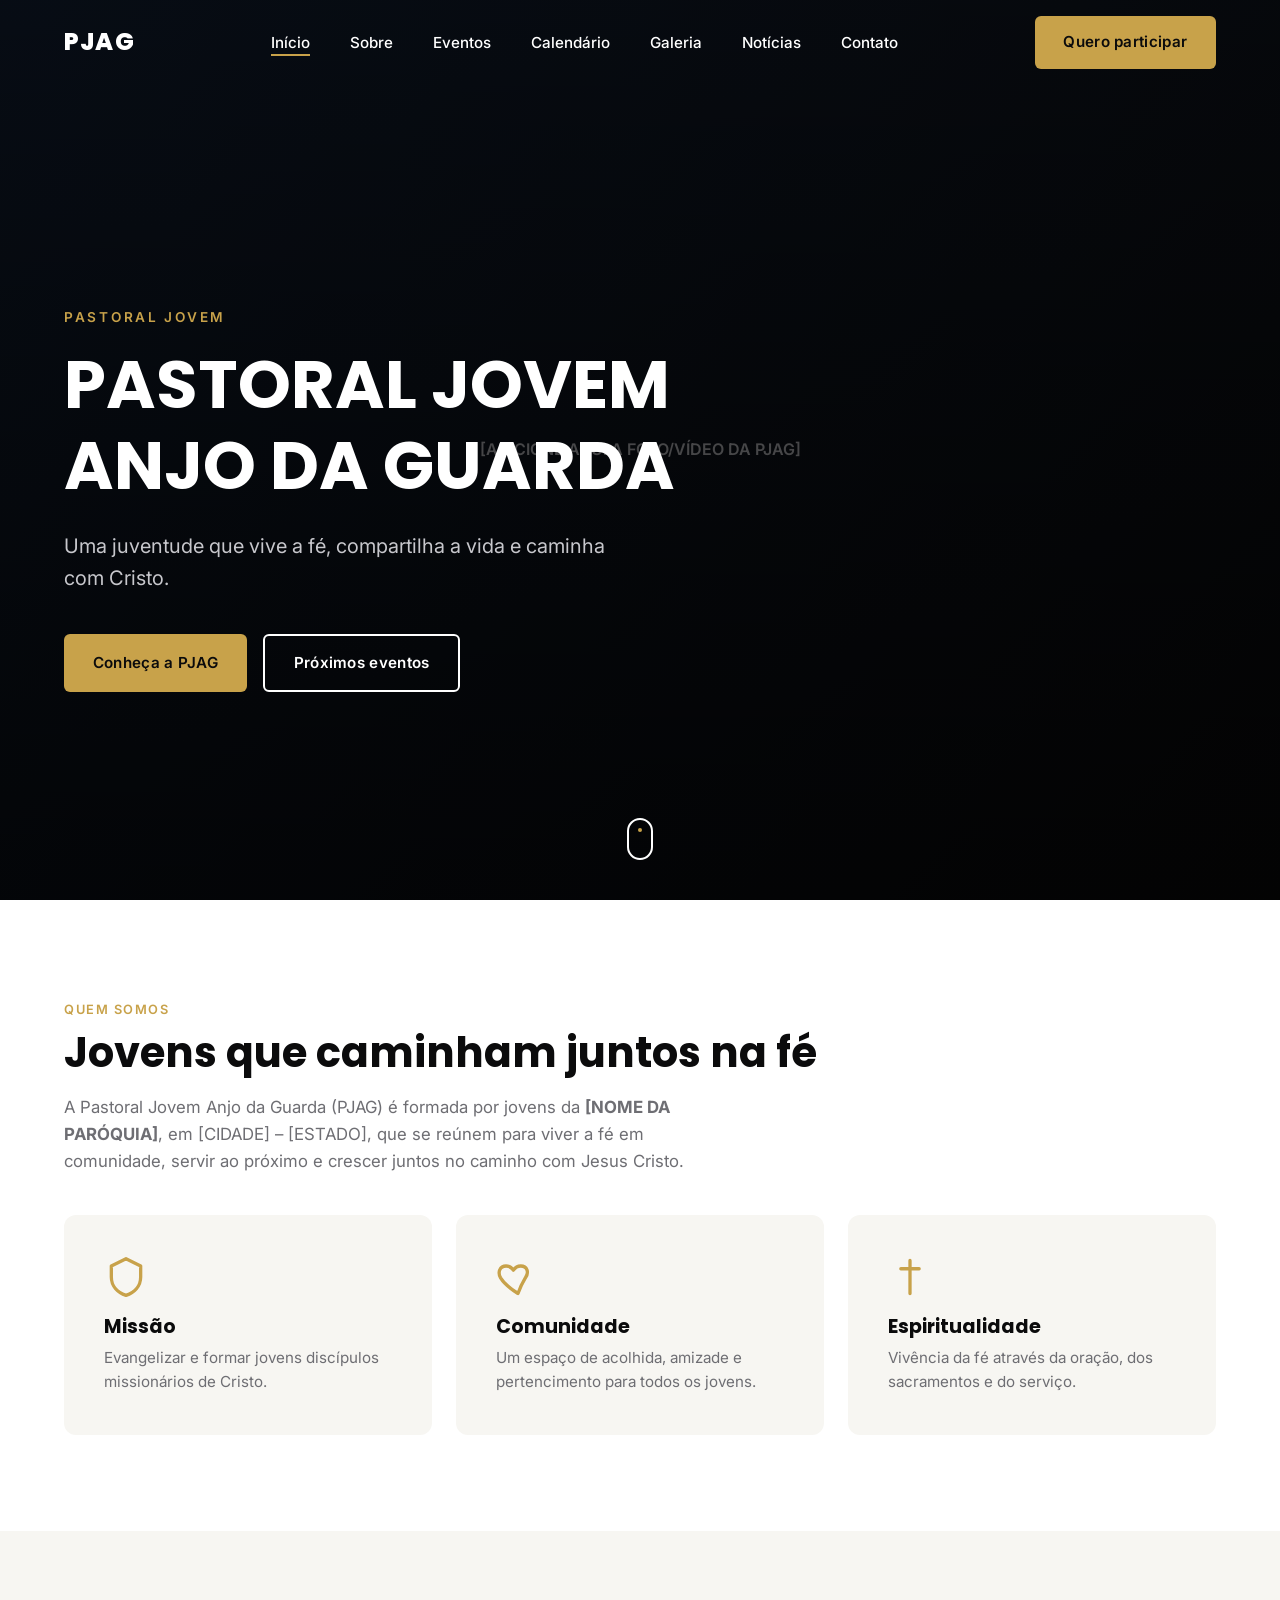
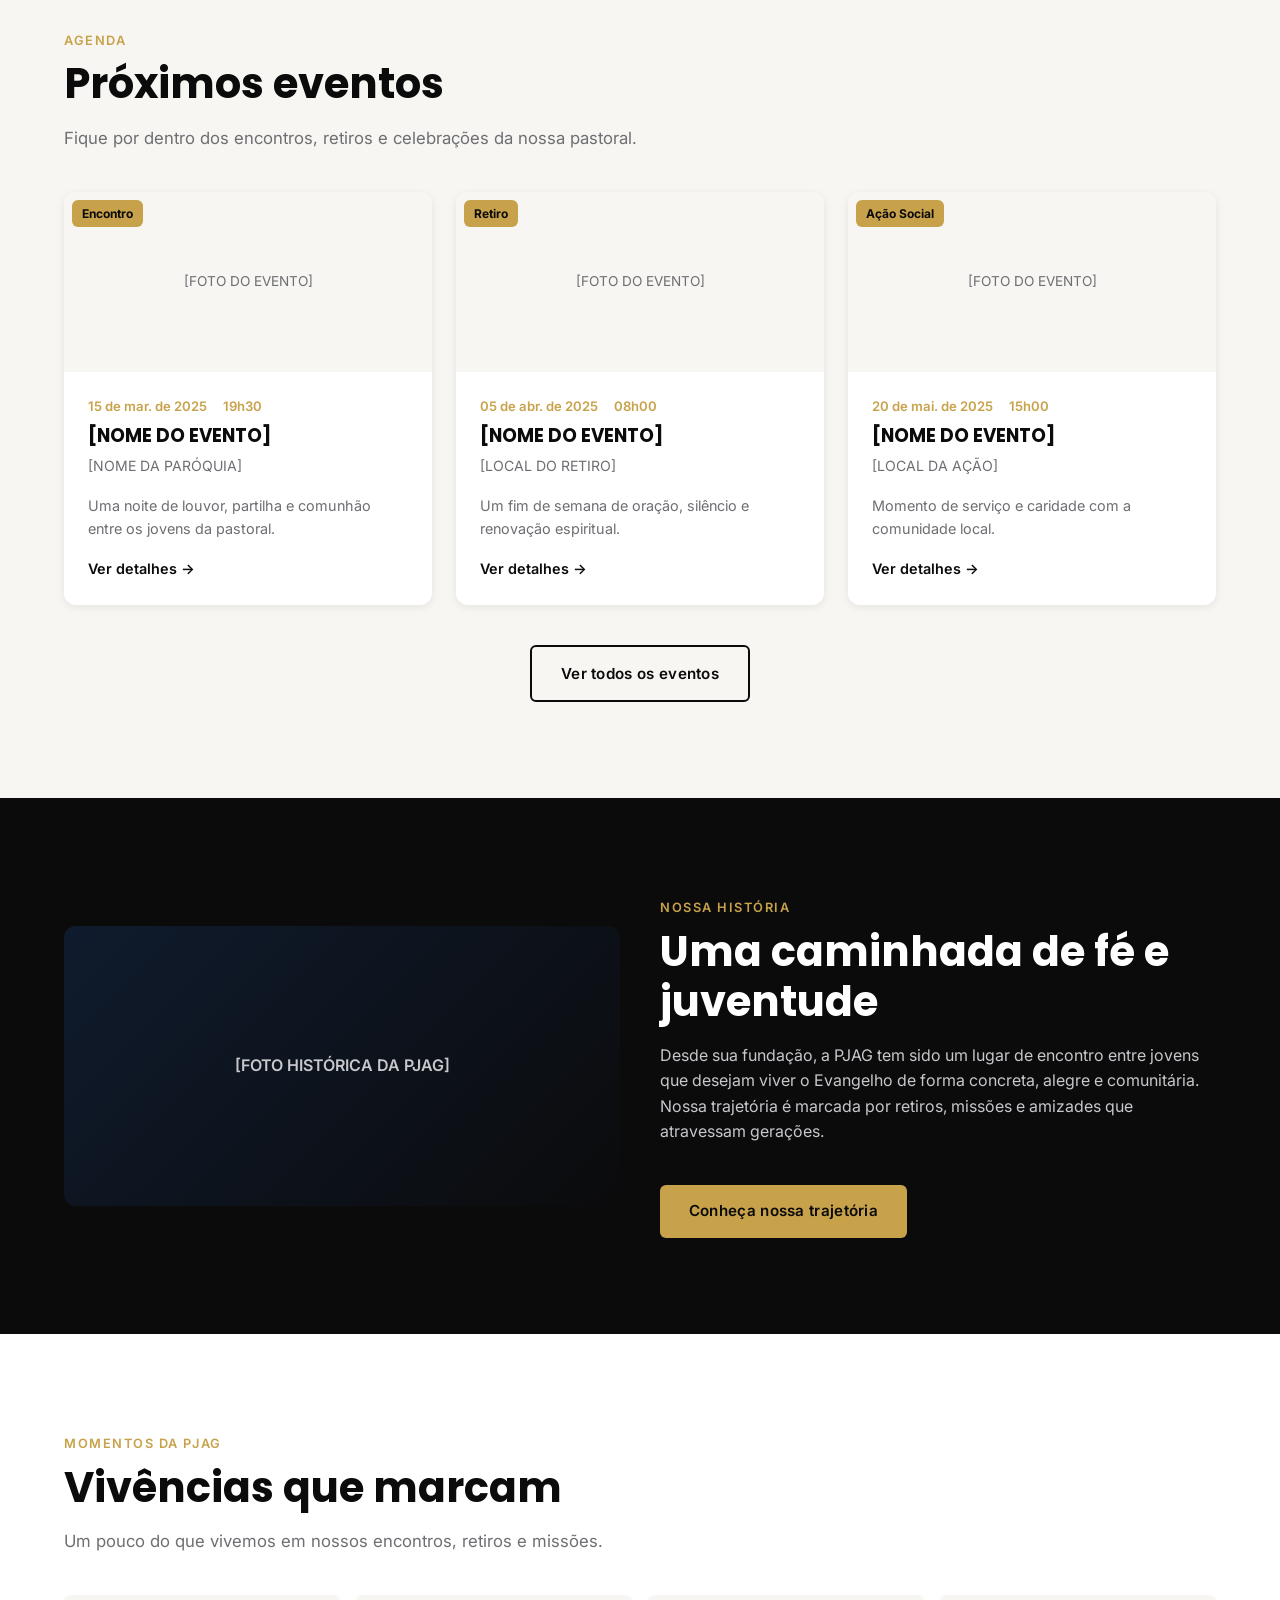
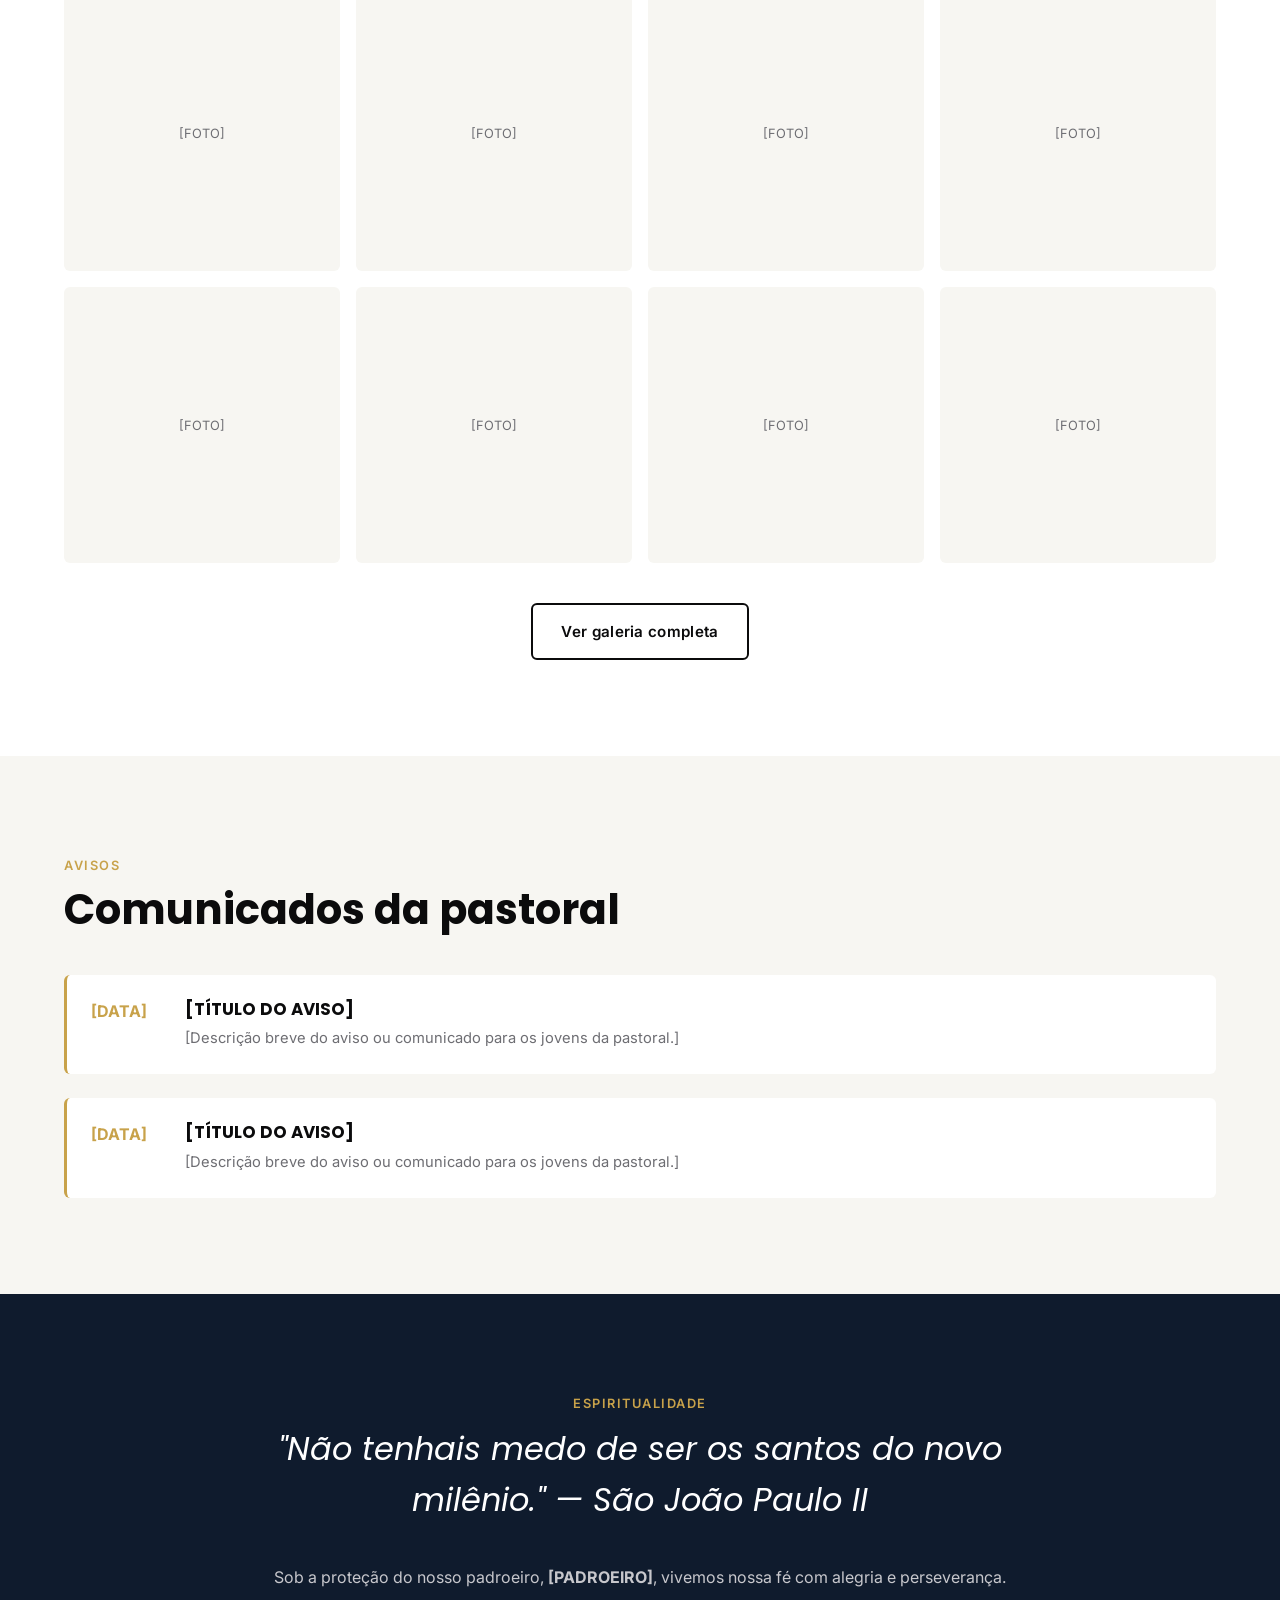
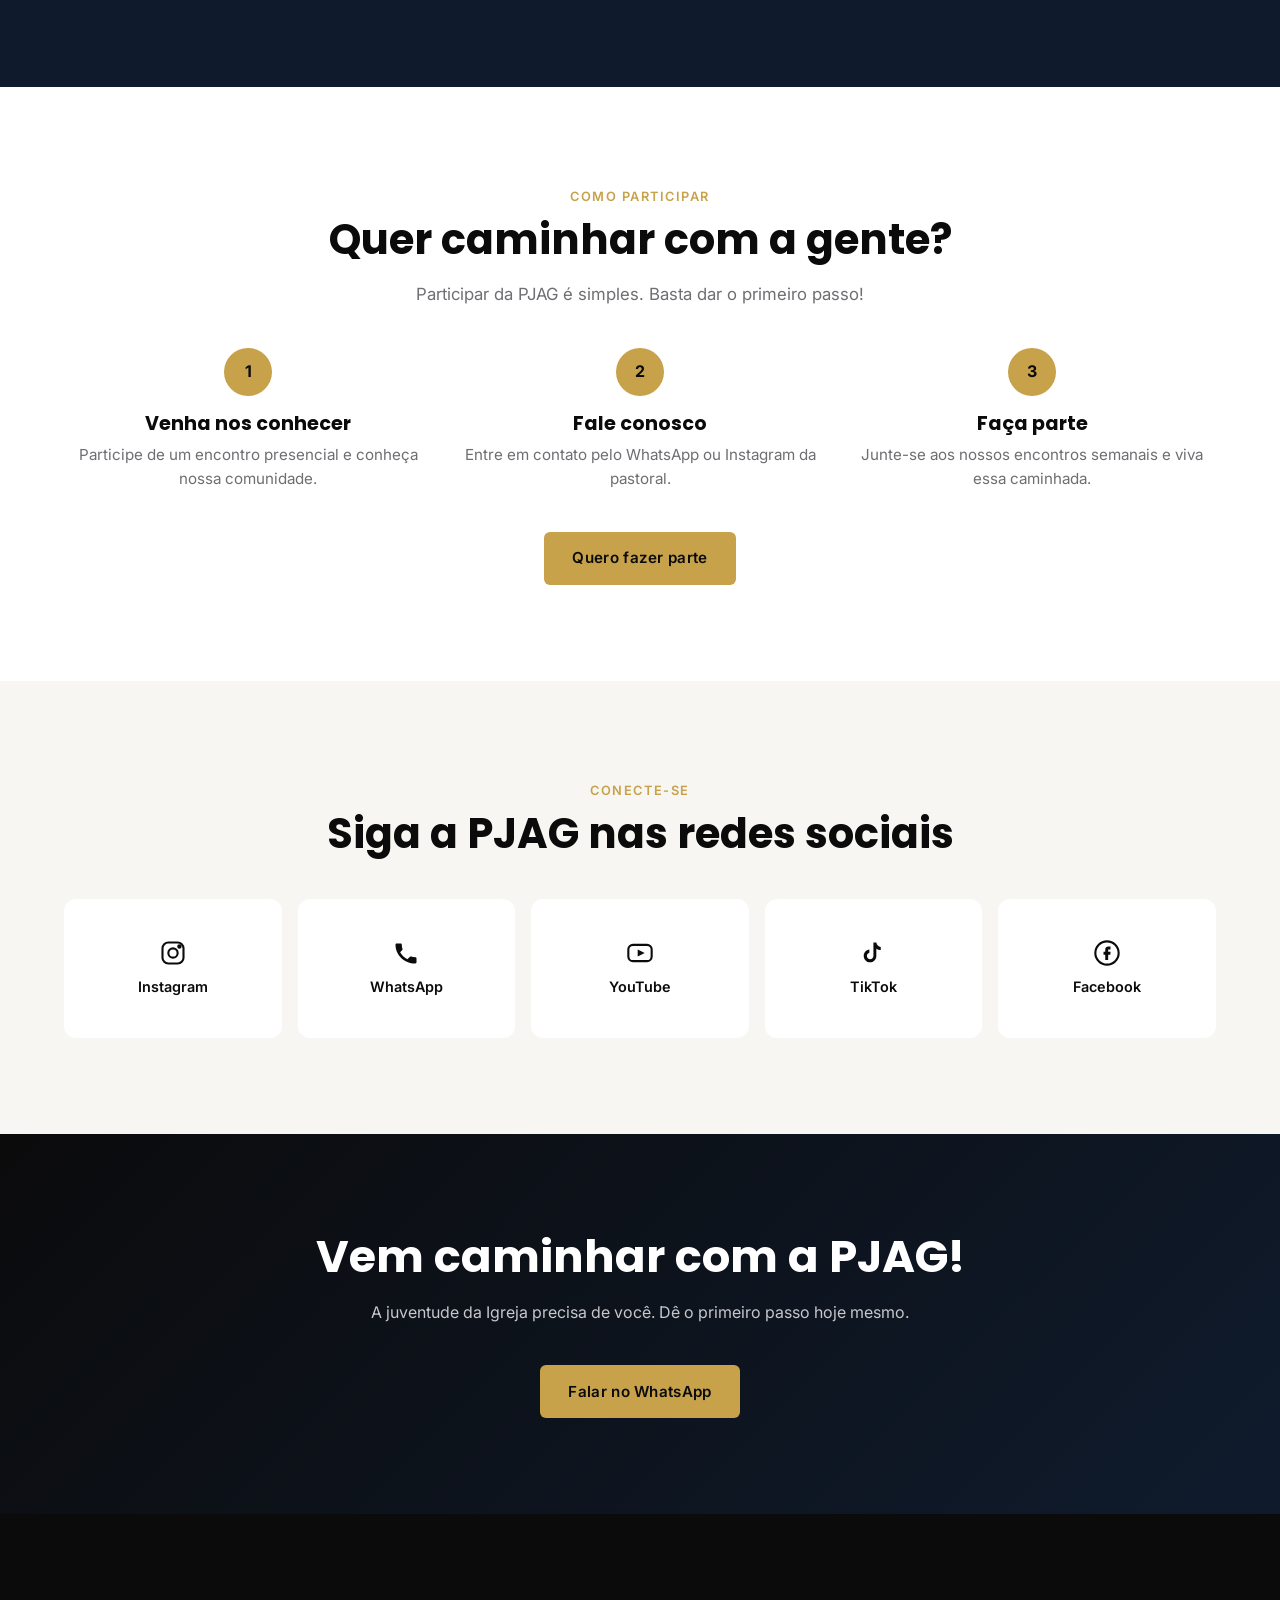
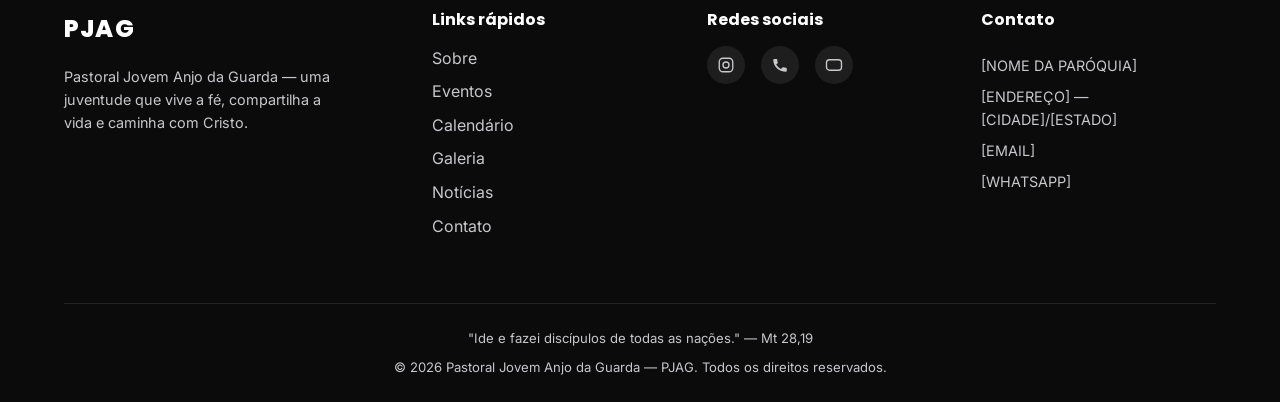
<file: ultimo teste, PJAG ARENA AI/index.html>
<!DOCTYPE html>
<html lang="pt-BR">
<head>
<meta charset="UTF-8">
<meta name="viewport" content="width=device-width, initial-scale=1.0">
<title>PJAG — Pastoral Jovem Anjo da Guarda</title>
<meta name="description" content="Pastoral Jovem Anjo da Guarda (PJAG) — uma juventude que vive a fé, compartilha a vida e caminha com Cristo. Conheça nossos eventos, história e como participar.">
<meta name="theme-color" content="#0b0b0c">

<meta property="og:type" content="website">
<meta property="og:title" content="PJAG — Pastoral Jovem Anjo da Guarda">
<meta property="og:description" content="Uma juventude que vive a fé, compartilha a vida e caminha com Cristo.">
<!-- <meta property="og:image" content="assets/images/og-image.jpg"> -->
<meta property="og:locale" content="pt_BR">

<link rel="icon" type="image/svg+xml" href="data:image/svg+xml,%3Csvg xmlns='http://www.w3.org/2000/svg' viewBox='0 0 100 100'%3E%3Crect width='100' height='100' fill='%230b0b0c'/%3E%3Ctext x='50' y='62' font-size='42' fill='%23c8a24a' text-anchor='middle' font-family='Arial' font-weight='bold'%3EP%3C/text%3E%3C/svg%3E">

<link rel="preconnect" href="https://fonts.googleapis.com">
<link rel="preconnect" href="https://fonts.gstatic.com" crossorigin>
<link href="https://fonts.googleapis.com/css2?family=Poppins:wght@600;700;800&family=Inter:wght@400;500;600&display=swap" rel="stylesheet">

<link rel="stylesheet" href="css/variables.css">
<link rel="stylesheet" href="css/style.css">
<link rel="stylesheet" href="css/header.css">
<link rel="stylesheet" href="css/hero.css">
<link rel="stylesheet" href="css/sections.css">
<link rel="stylesheet" href="css/cards.css">
<link rel="stylesheet" href="css/footer.css">
<link rel="stylesheet" href="css/animations.css">
<link rel="stylesheet" href="css/responsive.css">
</head>
<body>

<a href="#conteudo-principal" class="skip-link">Pular para o conteúdo</a>

<header class="header" id="header">
  <div class="container header__container">
    <a href="index.html" class="logo" aria-label="PJAG - Página inicial">
      <span class="logo__text">PJAG</span>
    </a>

    <nav class="nav" aria-label="Navegação principal">
      <ul class="nav__list">
        <li><a href="index.html" class="nav__link nav__link--active">Início</a></li>
        <li><a href="pages/sobre.html" class="nav__link">Sobre</a></li>
        <li><a href="pages/eventos.html" class="nav__link">Eventos</a></li>
        <li><a href="pages/calendario.html" class="nav__link">Calendário</a></li>
        <li><a href="pages/galeria.html" class="nav__link">Galeria</a></li>
        <li><a href="pages/noticias.html" class="nav__link">Notícias</a></li>
        <li><a href="pages/contato.html" class="nav__link">Contato</a></li>
      </ul>
    </nav>

    <a href="pages/participar.html" class="btn btn--gold header__cta">Quero participar</a>

    <button class="menu-toggle" id="menuToggle" aria-label="Abrir menu" aria-expanded="false" aria-controls="mobileMenu">
      <span class="menu-toggle__bar"></span>
      <span class="menu-toggle__bar"></span>
      <span class="menu-toggle__bar"></span>
    </button>
  </div>

  <div class="mobile-menu" id="mobileMenu">
    <ul class="mobile-menu__list">
      <li><a href="index.html" class="mobile-menu__link">Início</a></li>
      <li><a href="pages/sobre.html" class="mobile-menu__link">Sobre</a></li>
      <li><a href="pages/eventos.html" class="mobile-menu__link">Eventos</a></li>
      <li><a href="pages/calendario.html" class="mobile-menu__link">Calendário</a></li>
      <li><a href="pages/galeria.html" class="mobile-menu__link">Galeria</a></li>
      <li><a href="pages/noticias.html" class="mobile-menu__link">Notícias</a></li>
      <li><a href="pages/contato.html" class="mobile-menu__link">Contato</a></li>
    </ul>
    <a href="pages/participar.html" class="btn btn--gold mobile-menu__cta">Quero participar</a>
  </div>
  <div class="mobile-menu__overlay" id="mobileMenuOverlay"></div>
</header>

<main id="conteudo-principal">

  <section class="hero" id="inicio">
    <div class="hero__media">
      <div class="hero__placeholder" role="img" aria-label="Foto dos jovens da PJAG">
        [ADICIONE AQUI A FOTO/VÍDEO DA PJAG]
      </div>
      <div class="hero__overlay"></div>
    </div>

    <div class="container hero__content reveal">
      <span class="hero__eyebrow">Pastoral Jovem</span>
      <h1 class="hero__title">PASTORAL JOVEM<br>ANJO DA GUARDA</h1>
      <p class="hero__subtitle">Uma juventude que vive a fé, compartilha a vida e caminha com Cristo.</p>
      <div class="hero__actions">
        <a href="#quem-somos" class="btn btn--gold">Conheça a PJAG</a>
        <a href="#eventos" class="btn btn--outline">Próximos eventos</a>
      </div>
    </div>

    <a href="#quem-somos" class="hero__scroll" aria-label="Rolar para a próxima seção">
      <span></span>
    </a>
  </section>

  <section class="section" id="quem-somos">
    <div class="container">
      <span class="section__eyebrow reveal">Quem somos</span>
      <h2 class="section__title reveal">Jovens que caminham juntos na fé</h2>
      <p class="section__text reveal">
        A Pastoral Jovem Anjo da Guarda (PJAG) é formada por jovens da
        <strong>[NOME DA PARÓQUIA]</strong>, em [CIDADE] – [ESTADO], que se
        reúnem para viver a fé em comunidade, servir ao próximo e crescer
        juntos no caminho com Jesus Cristo.
      </p>

      <div class="features-grid">
        <div class="feature-card reveal">
          <div class="feature-card__icon">
            <svg viewBox="0 0 24 24" fill="none" stroke="currentColor" stroke-width="1.8" stroke-linejoin="round"><path d="M12 2l8 4v6c0 5-3.5 8.5-8 10-4.5-1.5-8-5-8-10V6l8-4z"/></svg>
          </div>
          <h3 class="feature-card__title">Missão</h3>
          <p class="feature-card__text">Evangelizar e formar jovens discípulos missionários de Cristo.</p>
        </div>
        <div class="feature-card reveal">
          <div class="feature-card__icon">
            <svg viewBox="0 0 24 24" fill="none" stroke="currentColor" stroke-width="1.8" stroke-linejoin="round"><path d="M12 21s-7-4.35-9.5-8.5C.8 9.5 2 6 5.5 6c2 0 3.3 1.2 4 2.3C10.2 7.2 11.5 6 13.5 6 17 6 18.2 9.5 16 12.5 13.5 16.65 12 21 12 21z"/></svg>
          </div>
          <h3 class="feature-card__title">Comunidade</h3>
          <p class="feature-card__text">Um espaço de acolhida, amizade e pertencimento para todos os jovens.</p>
        </div>
        <div class="feature-card reveal">
          <div class="feature-card__icon">
            <svg viewBox="0 0 24 24" fill="none" stroke="currentColor" stroke-width="1.8" stroke-linecap="round"><path d="M12 3v18M7 7.5h10"/></svg>
          </div>
          <h3 class="feature-card__title">Espiritualidade</h3>
          <p class="feature-card__text">Vivência da fé através da oração, dos sacramentos e do serviço.</p>
        </div>
      </div>
    </div>
  </section>

  <section class="section section--alt" id="eventos">
    <div class="container">
      <div class="section__header">
        <span class="section__eyebrow reveal">Agenda</span>
        <h2 class="section__title reveal">Próximos eventos</h2>
        <p class="section__text reveal">Fique por dentro dos encontros, retiros e celebrações da nossa pastoral.</p>
      </div>

      <div class="events-grid" id="eventsGrid"></div>

      <div class="section__footer">
        <a href="pages/eventos.html" class="btn btn--outline btn--dark">Ver todos os eventos</a>
      </div>
    </div>
  </section>

  <section class="section history" id="historia">
    <div class="container history__grid">
      <div class="history__image reveal">
        <div class="hero__placeholder">[FOTO HISTÓRICA DA PJAG]</div>
      </div>
      <div class="reveal">
        <span class="section__eyebrow">Nossa história</span>
        <h2 class="section__title">Uma caminhada de fé e juventude</h2>
        <p class="history__text">
          Desde sua fundação, a PJAG tem sido um lugar de encontro entre
          jovens que desejam viver o Evangelho de forma concreta, alegre e
          comunitária. Nossa trajetória é marcada por retiros, missões e
          amizades que atravessam gerações.
        </p>
        <a href="pages/sobre.html#historia" class="btn btn--gold">Conheça nossa trajetória</a>
      </div>
    </div>
  </section>

  <section class="section" id="galeria">
    <div class="container">
      <div class="section__header">
        <span class="section__eyebrow reveal">Momentos da PJAG</span>
        <h2 class="section__title reveal">Vivências que marcam</h2>
        <p class="section__text reveal">Um pouco do que vivemos em nossos encontros, retiros e missões.</p>
      </div>

      <div class="gallery-grid" id="galleryGrid"></div>

      <div class="section__footer">
        <a href="pages/galeria.html" class="btn btn--outline btn--dark">Ver galeria completa</a>
      </div>
    </div>
  </section>

  <section class="section section--alt" id="avisos">
    <div class="container">
      <span class="section__eyebrow reveal">Avisos</span>
      <h2 class="section__title reveal">Comunicados da pastoral</h2>

      <div class="notices-grid">
        <article class="notice-card reveal">
          <span class="notice-card__date">[DATA]</span>
          <div>
            <h3 class="notice-card__title">[TÍTULO DO AVISO]</h3>
            <p class="notice-card__text">[Descrição breve do aviso ou comunicado para os jovens da pastoral.]</p>
          </div>
        </article>
        <article class="notice-card reveal">
          <span class="notice-card__date">[DATA]</span>
          <div>
            <h3 class="notice-card__title">[TÍTULO DO AVISO]</h3>
            <p class="notice-card__text">[Descrição breve do aviso ou comunicado para os jovens da pastoral.]</p>
          </div>
        </article>
      </div>
    </div>
  </section>

  <section class="section spirituality" id="espiritualidade">
    <div class="container">
      <span class="section__eyebrow reveal">Espiritualidade</span>
      <p class="spirituality__quote reveal">
        "Não tenhais medo de ser os santos do novo milênio." — São João Paulo II
      </p>
      <p class="spirituality__patron reveal">
        Sob a proteção do nosso padroeiro, <strong>[PADROEIRO]</strong>,
        vivemos nossa fé com alegria e perseverança.
      </p>
    </div>
  </section>

  <section class="section" id="participar">
    <div class="container" style="text-align:center;">
      <span class="section__eyebrow reveal">Como participar</span>
      <h2 class="section__title reveal">Quer caminhar com a gente?</h2>
      <p class="section__text reveal" style="margin-left:auto;margin-right:auto;">
        Participar da PJAG é simples. Basta dar o primeiro passo!
      </p>

      <div class="participate__steps">
        <div class="step-card reveal">
          <span class="step-card__number">1</span>
          <h3 class="feature-card__title">Venha nos conhecer</h3>
          <p class="feature-card__text">Participe de um encontro presencial e conheça nossa comunidade.</p>
        </div>
        <div class="step-card reveal">
          <span class="step-card__number">2</span>
          <h3 class="feature-card__title">Fale conosco</h3>
          <p class="feature-card__text">Entre em contato pelo WhatsApp ou Instagram da pastoral.</p>
        </div>
        <div class="step-card reveal">
          <span class="step-card__number">3</span>
          <h3 class="feature-card__title">Faça parte</h3>
          <p class="feature-card__text">Junte-se aos nossos encontros semanais e viva essa caminhada.</p>
        </div>
      </div>

      <a href="pages/participar.html" class="btn btn--gold reveal">Quero fazer parte</a>
    </div>
  </section>

  <section class="section section--alt" id="redes-sociais">
    <div class="container" style="text-align:center;">
      <span class="section__eyebrow reveal">Conecte-se</span>
      <h2 class="section__title reveal">Siga a PJAG nas redes sociais</h2>

      <div class="social-grid">
        <a href="https://instagram.com/[INSTAGRAM]" target="_blank" rel="noopener" class="social-card reveal">
          <svg viewBox="0 0 24 24" fill="none" stroke="currentColor" stroke-width="1.8"><rect x="3" y="3" width="18" height="18" rx="5"/><circle cx="12" cy="12" r="4"/><circle cx="17.5" cy="6.5" r="1" fill="currentColor"/></svg>
          <span>Instagram</span>
        </a>
        <a href="https://wa.me/[WHATSAPP]" target="_blank" rel="noopener" class="social-card reveal">
          <svg viewBox="0 0 24 24" fill="currentColor"><path d="M6.6 10.8c1.4 2.8 3.8 5.2 6.6 6.6l2.2-2.2c.3-.3.7-.4 1-.2 1.1.4 2.3.6 3.6.6.6 0 1 .4 1 1V20c0 .6-.4 1-1 1C10.4 21 3 13.6 3 4.9c0-.6.4-1 1-1h3.4c.6 0 1 .4 1 1 0 1.3.2 2.5.6 3.6.1.3.1.7-.2 1l-2.2 2.3z"/></svg>
          <span>WhatsApp</span>
        </a>
        <a href="https://youtube.com/[YOUTUBE]" target="_blank" rel="noopener" class="social-card reveal">
          <svg viewBox="0 0 24 24" fill="none" stroke="currentColor" stroke-width="1.8"><rect x="2" y="5" width="20" height="14" rx="4"/><path d="M10 9l6 3-6 3V9z" fill="currentColor" stroke="none"/></svg>
          <span>YouTube</span>
        </a>
        <a href="https://tiktok.com/[TIKTOK]" target="_blank" rel="noopener" class="social-card reveal">
          <svg viewBox="0 0 24 24" fill="currentColor"><path d="M14 3c.3 2 1.8 3.5 3.8 3.8v2.6c-1.4 0-2.7-.4-3.8-1.1v6.2c0 3-2.4 5.5-5.4 5.5S3.2 17.5 3.2 14.5c0-2.8 2.1-5.1 4.8-5.4v2.7c-1.2.3-2.1 1.4-2.1 2.7 0 1.5 1.3 2.8 2.8 2.8s2.8-1.3 2.8-2.8V3H14z"/></svg>
          <span>TikTok</span>
        </a>
        <a href="https://facebook.com/[FACEBOOK]" target="_blank" rel="noopener" class="social-card reveal">
          <svg viewBox="0 0 24 24" fill="none" stroke="currentColor" stroke-width="1.8"><circle cx="12" cy="12" r="10"/><path d="M13.5 9H15V6.5h-1.8c-1.7 0-2.7 1-2.7 2.8V11H9v2.5h1.5V18h2.5v-4.5h1.8l.3-2.5h-2.1V9.4c0-.5.2-.4.5-.4z" fill="currentColor" stroke="none"/></svg>
          <span>Facebook</span>
        </a>
      </div>
    </div>
  </section>

  <section class="section cta-final">
    <div class="container">
      <h2 class="cta-final__title reveal">Vem caminhar com a PJAG!</h2>
      <p class="cta-final__text reveal">
        A juventude da Igreja precisa de você. Dê o primeiro passo hoje mesmo.
      </p>
      <a href="https://wa.me/[WHATSAPP]" target="_blank" rel="noopener" class="btn btn--gold reveal">Falar no WhatsApp</a>
    </div>
  </section>

</main>

<div class="lightbox" id="lightbox">
  <div class="lightbox__content">
    <button class="lightbox__close" id="lightboxClose" aria-label="Fechar">
      <svg viewBox="0 0 24 24" fill="none" stroke="currentColor" stroke-width="2" stroke-linecap="round"><path d="M6 6l12 12M18 6L6 18"/></svg>
    </button>
    <button class="lightbox__prev" id="lightboxPrev" aria-label="Imagem anterior">
      <svg viewBox="0 0 24 24" fill="none" stroke="currentColor" stroke-width="2" stroke-linecap="round"><path d="M15 6l-6 6 6 6"/></svg>
    </button>
    <div class="lightbox__placeholder">[FOTO AMPLIADA]</div>
    <p id="lightboxCaption"></p>
    <button class="lightbox__next" id="lightboxNext" aria-label="Próxima imagem">
      <svg viewBox="0 0 24 24" fill="none" stroke="currentColor" stroke-width="2" stroke-linecap="round"><path d="M9 6l6 6-6 6"/></svg>
    </button>
  </div>
</div>

<footer class="footer">
  <div class="container">
    <div class="footer__grid">
      <div class="footer__brand">
        <span class="logo__text">PJAG</span>
        <p class="footer__tagline">Pastoral Jovem Anjo da Guarda — uma juventude que vive a fé, compartilha a vida e caminha com Cristo.</p>
      </div>

      <div>
        <h3 class="footer__heading">Links rápidos</h3>
        <nav class="footer__links">
          <a href="pages/sobre.html">Sobre</a>
          <a href="pages/eventos.html">Eventos</a>
          <a href="pages/calendario.html">Calendário</a>
          <a href="pages/galeria.html">Galeria</a>
          <a href="pages/noticias.html">Notícias</a>
          <a href="pages/contato.html">Contato</a>
        </nav>
      </div>

      <div>
        <h3 class="footer__heading">Redes sociais</h3>
        <div class="footer__social">
          <a href="https://instagram.com/[INSTAGRAM]" target="_blank" rel="noopener" aria-label="Instagram">
            <svg viewBox="0 0 24 24" fill="none" stroke="currentColor" stroke-width="1.8"><rect x="3" y="3" width="18" height="18" rx="5"/><circle cx="12" cy="12" r="4"/></svg>
          </a>
          <a href="https://wa.me/[WHATSAPP]" target="_blank" rel="noopener" aria-label="WhatsApp">
            <svg viewBox="0 0 24 24" fill="currentColor"><path d="M6.6 10.8c1.4 2.8 3.8 5.2 6.6 6.6l2.2-2.2c.3-.3.7-.4 1-.2 1.1.4 2.3.6 3.6.6.6 0 1 .4 1 1V20c0 .6-.4 1-1 1C10.4 21 3 13.6 3 4.9c0-.6.4-1 1-1h3.4c.6 0 1 .4 1 1 0 1.3.2 2.5.6 3.6.1.3.1.7-.2 1l-2.2 2.3z"/></svg>
          </a>
          <a href="https://youtube.com/[YOUTUBE]" target="_blank" rel="noopener" aria-label="YouTube">
            <svg viewBox="0 0 24 24" fill="none" stroke="currentColor" stroke-width="1.8"><rect x="2" y="5" width="20" height="14" rx="4"/></svg>
          </a>
        </div>
      </div>

      <div class="footer__contact">
        <h3 class="footer__heading">Contato</h3>
        <span>[NOME DA PARÓQUIA]</span>
        <span>[ENDEREÇO] — [CIDADE]/[ESTADO]</span>
        <span>[EMAIL]</span>
        <span>[WHATSAPP]</span>
      </div>
    </div>

    <div class="footer__bottom">
      <p>"Ide e fazei discípulos de todas as nações." — Mt 28,19</p>
      <p>&copy; <span id="currentYear"></span> Pastoral Jovem Anjo da Guarda — PJAG. Todos os direitos reservados.</p>
    </div>
  </div>
</footer>

<script src="js/events.js"></script>
<script src="js/gallery.js"></script>
<script src="js/animations.js"></script>
<script src="js/menu.js"></script>
<script src="js/script.js"></script>
</body>
</html>
</file>
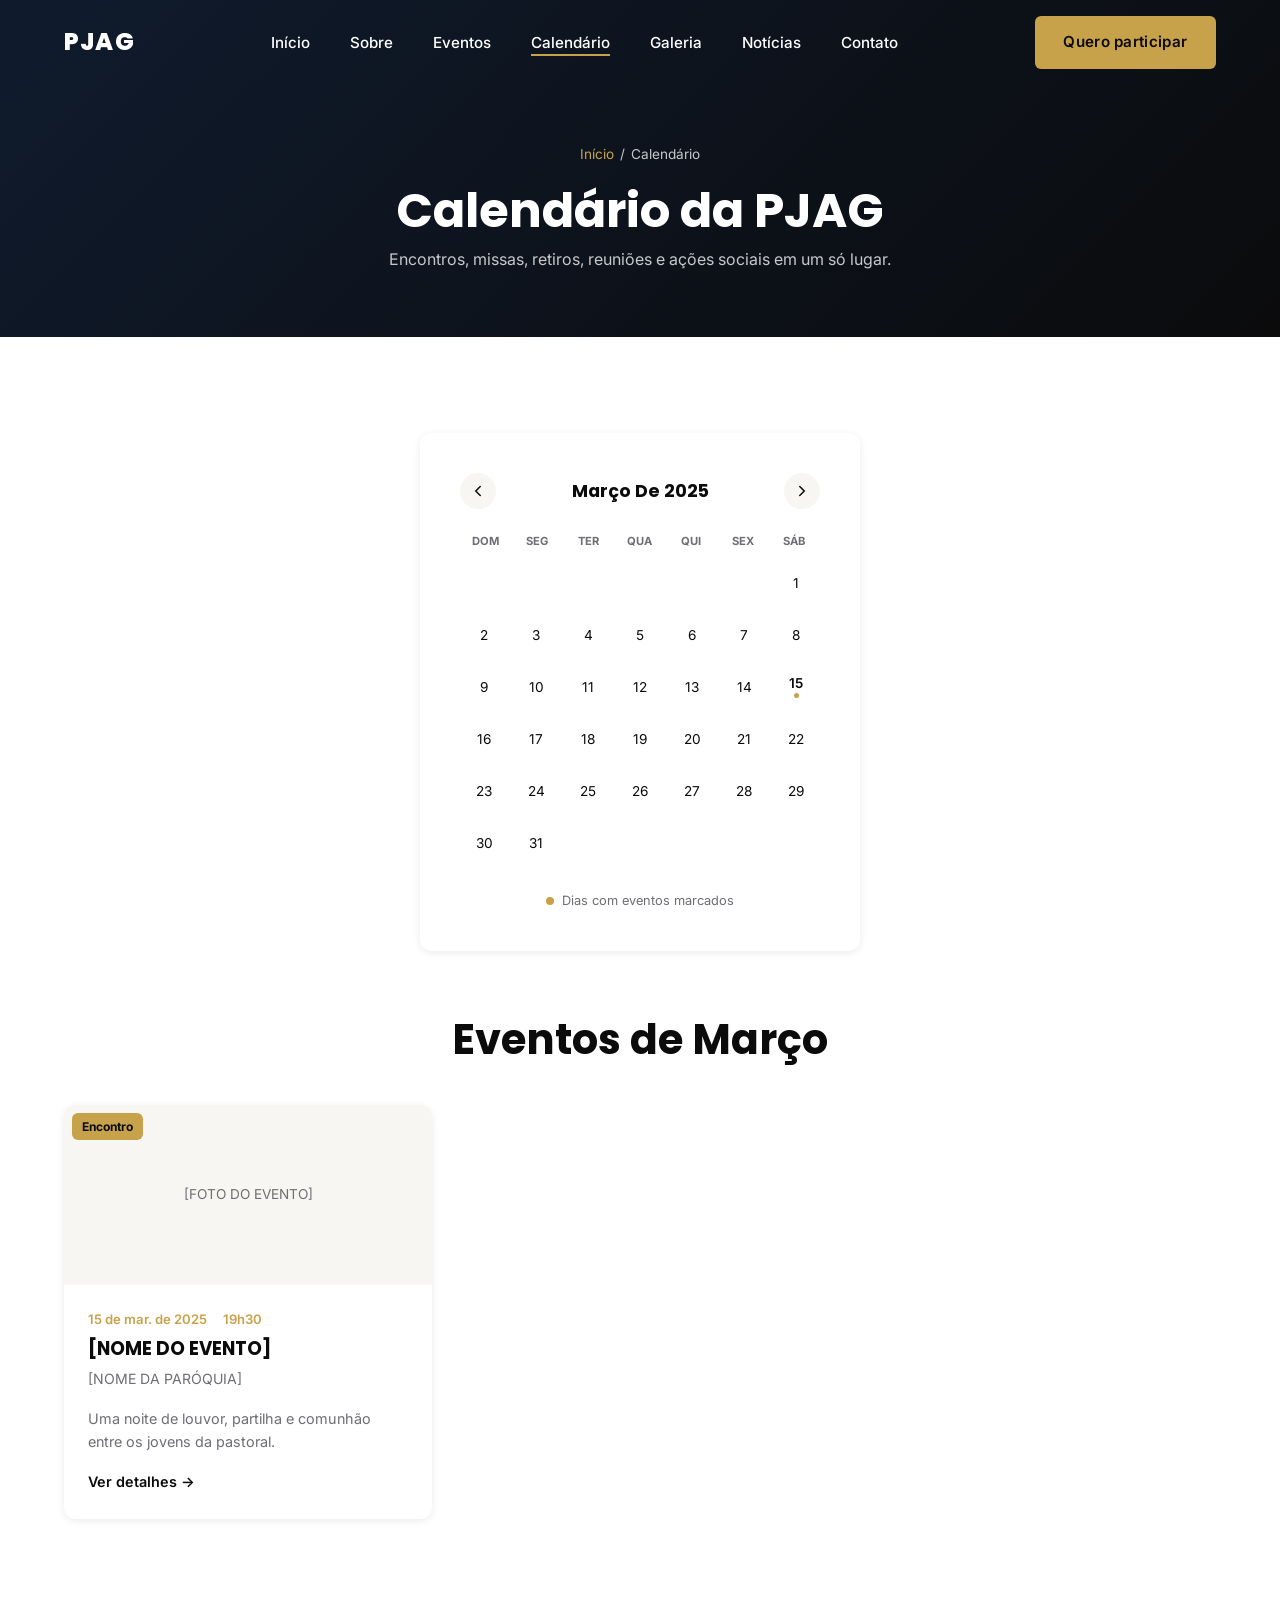
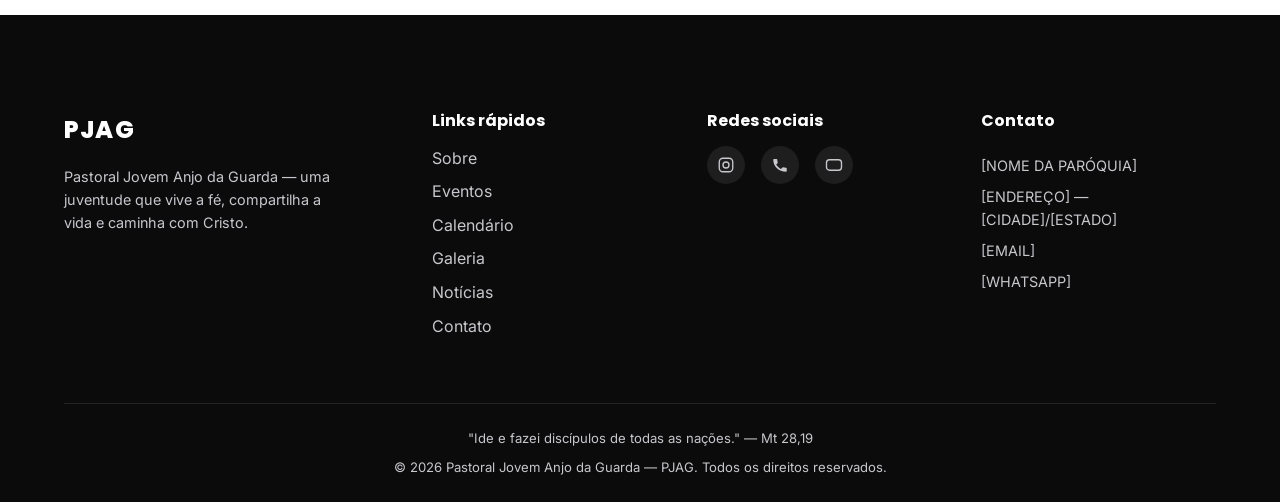
<file: ultimo teste, PJAG ARENA AI/pages/calendario.html>
<!DOCTYPE html>
<html lang="pt-BR">
<head>
<meta charset="UTF-8">
<meta name="viewport" content="width=device-width, initial-scale=1.0">
<title>Calendário — Pastoral Jovem Anjo da Guarda</title>
<meta name="description" content="Confira o calendário de encontros, missas, retiros e ações sociais da Pastoral Jovem Anjo da Guarda (PJAG).">
<meta name="theme-color" content="#0b0b0c">

<meta property="og:type" content="website">
<meta property="og:title" content="Calendário da PJAG">
<meta property="og:description" content="Fique por dentro de todas as datas importantes da nossa pastoral.">
<meta property="og:locale" content="pt_BR">

<link rel="icon" type="image/svg+xml" href="data:image/svg+xml,%3Csvg xmlns='http://www.w3.org/2000/svg' viewBox='0 0 100 100'%3E%3Crect width='100' height='100' fill='%230b0b0c'/%3E%3Ctext x='50' y='62' font-size='42' fill='%23c8a24a' text-anchor='middle' font-family='Arial' font-weight='bold'%3EP%3C/text%3E%3C/svg%3E">

<link rel="preconnect" href="https://fonts.googleapis.com">
<link rel="preconnect" href="https://fonts.gstatic.com" crossorigin>
<link href="https://fonts.googleapis.com/css2?family=Poppins:wght@600;700;800&family=Inter:wght@400;500;600&display=swap" rel="stylesheet">

<link rel="stylesheet" href="../css/variables.css">
<link rel="stylesheet" href="../css/style.css">
<link rel="stylesheet" href="../css/header.css">
<link rel="stylesheet" href="../css/hero.css">
<link rel="stylesheet" href="../css/sections.css">
<link rel="stylesheet" href="../css/cards.css">
<link rel="stylesheet" href="../css/calendar.css">
<link rel="stylesheet" href="../css/footer.css">
<link rel="stylesheet" href="../css/animations.css">
<link rel="stylesheet" href="../css/responsive.css">
</head>
<body>

<a href="#conteudo-principal" class="skip-link">Pular para o conteúdo</a>

<header class="header" id="header">
  <div class="container header__container">
    <a href="../index.html" class="logo" aria-label="PJAG - Página inicial">
      <span class="logo__text">PJAG</span>
    </a>
    <nav class="nav" aria-label="Navegação principal">
      <ul class="nav__list">
        <li><a href="../index.html" class="nav__link">Início</a></li>
        <li><a href="sobre.html" class="nav__link">Sobre</a></li>
        <li><a href="eventos.html" class="nav__link">Eventos</a></li>
        <li><a href="calendario.html" class="nav__link nav__link--active">Calendário</a></li>
        <li><a href="galeria.html" class="nav__link">Galeria</a></li>
        <li><a href="noticias.html" class="nav__link">Notícias</a></li>
        <li><a href="contato.html" class="nav__link">Contato</a></li>
      </ul>
    </nav>
    <a href="participar.html" class="btn btn--gold header__cta">Quero participar</a>
    <button class="menu-toggle" id="menuToggle" aria-label="Abrir menu" aria-expanded="false" aria-controls="mobileMenu">
      <span class="menu-toggle__bar"></span>
      <span class="menu-toggle__bar"></span>
      <span class="menu-toggle__bar"></span>
    </button>
  </div>
  <div class="mobile-menu" id="mobileMenu">
    <ul class="mobile-menu__list">
      <li><a href="../index.html" class="mobile-menu__link">Início</a></li>
      <li><a href="sobre.html" class="mobile-menu__link">Sobre</a></li>
      <li><a href="eventos.html" class="mobile-menu__link">Eventos</a></li>
      <li><a href="calendario.html" class="mobile-menu__link">Calendário</a></li>
      <li><a href="galeria.html" class="mobile-menu__link">Galeria</a></li>
      <li><a href="noticias.html" class="mobile-menu__link">Notícias</a></li>
      <li><a href="contato.html" class="mobile-menu__link">Contato</a></li>
    </ul>
    <a href="participar.html" class="btn btn--gold mobile-menu__cta">Quero participar</a>
  </div>
  <div class="mobile-menu__overlay" id="mobileMenuOverlay"></div>
</header>

<main id="conteudo-principal">

  <section class="page-hero">
    <div class="container">
      <nav class="page-hero__breadcrumb" aria-label="Breadcrumb">
        <a href="../index.html">Início</a> <span>/</span> <span>Calendário</span>
      </nav>
      <h1 class="page-hero__title">Calendário da PJAG</h1>
      <p class="page-hero__subtitle">Encontros, missas, retiros, reuniões e ações sociais em um só lugar.</p>
    </div>
  </section>

  <section class="section">
    <div class="container">

      <div class="calendar reveal">
        <div class="calendar-header">
          <button type="button" class="calendar-nav-btn" id="calendarPrev" aria-label="Mês anterior">
            <svg viewBox="0 0 24 24" fill="none" stroke="currentColor" stroke-width="2" stroke-linecap="round"><path d="M15 6l-6 6 6 6"/></svg>
          </button>
          <span class="calendar-month-label" id="calendarMonthLabel">Mês</span>
          <button type="button" class="calendar-nav-btn" id="calendarNext" aria-label="Próximo mês">
            <svg viewBox="0 0 24 24" fill="none" stroke="currentColor" stroke-width="2" stroke-linecap="round"><path d="M9 6l6 6-6 6"/></svg>
          </button>
        </div>

        <div class="calendar-weekdays">
          <span>Dom</span><span>Seg</span><span>Ter</span><span>Qua</span><span>Qui</span><span>Sex</span><span>Sáb</span>
        </div>

        <div class="calendar-grid" id="calendarGrid"></div>

        <div class="calendar-legend">
          <span class="calendar-legend__dot"></span>
          <span>Dias com eventos marcados</span>
        </div>
      </div>

      <h2 class="section__title" id="calendarEventsHeading" style="text-align:center;margin-bottom:var(--space-lg);">Eventos do mês</h2>
      <div class="events-grid" id="calendarEventsList"></div>

    </div>
  </section>

</main>

<footer class="footer">
  <div class="container">
    <div class="footer__grid">
      <div class="footer__brand">
        <span class="logo__text">PJAG</span>
        <p class="footer__tagline">Pastoral Jovem Anjo da Guarda — uma juventude que vive a fé, compartilha a vida e caminha com Cristo.</p>
      </div>
      <div>
        <h3 class="footer__heading">Links rápidos</h3>
        <nav class="footer__links">
          <a href="sobre.html">Sobre</a>
          <a href="eventos.html">Eventos</a>
          <a href="calendario.html">Calendário</a>
          <a href="galeria.html">Galeria</a>
          <a href="noticias.html">Notícias</a>
          <a href="contato.html">Contato</a>
        </nav>
      </div>
      <div>
        <h3 class="footer__heading">Redes sociais</h3>
        <div class="footer__social">
          <a href="https://instagram.com/[INSTAGRAM]" target="_blank" rel="noopener" aria-label="Instagram">
            <svg viewBox="0 0 24 24" fill="none" stroke="currentColor" stroke-width="1.8"><rect x="3" y="3" width="18" height="18" rx="5"/><circle cx="12" cy="12" r="4"/></svg>
          </a>
          <a href="https://wa.me/[WHATSAPP]" target="_blank" rel="noopener" aria-label="WhatsApp">
            <svg viewBox="0 0 24 24" fill="currentColor"><path d="M6.6 10.8c1.4 2.8 3.8 5.2 6.6 6.6l2.2-2.2c.3-.3.7-.4 1-.2 1.1.4 2.3.6 3.6.6.6 0 1 .4 1 1V20c0 .6-.4 1-1 1C10.4 21 3 13.6 3 4.9c0-.6.4-1 1-1h3.4c.6 0 1 .4 1 1 0 1.3.2 2.5.6 3.6.1.3.1.7-.2 1l-2.2 2.3z"/></svg>
          </a>
          <a href="https://youtube.com/[YOUTUBE]" target="_blank" rel="noopener" aria-label="YouTube">
            <svg viewBox="0 0 24 24" fill="none" stroke="currentColor" stroke-width="1.8"><rect x="2" y="5" width="20" height="14" rx="4"/></svg>
          </a>
        </div>
      </div>
      <div class="footer__contact">
        <h3 class="footer__heading">Contato</h3>
        <span>[NOME DA PARÓQUIA]</span>
        <span>[ENDEREÇO] — [CIDADE]/[ESTADO]</span>
        <span>[EMAIL]</span>
        <span>[WHATSAPP]</span>
      </div>
    </div>
    <div class="footer__bottom">
      <p>"Ide e fazei discípulos de todas as nações." — Mt 28,19</p>
      <p>&copy; <span id="currentYear"></span> Pastoral Jovem Anjo da Guarda — PJAG. Todos os direitos reservados.</p>
    </div>
  </div>
</footer>

<script src="../js/events.js"></script>
<script src="../js/gallery.js"></script>
<script src="../js/calendar.js"></script>
<script src="../js/animations.js"></script>
<script src="../js/menu.js"></script>
<script src="../js/script.js"></script>
</body>
</html>
</file>
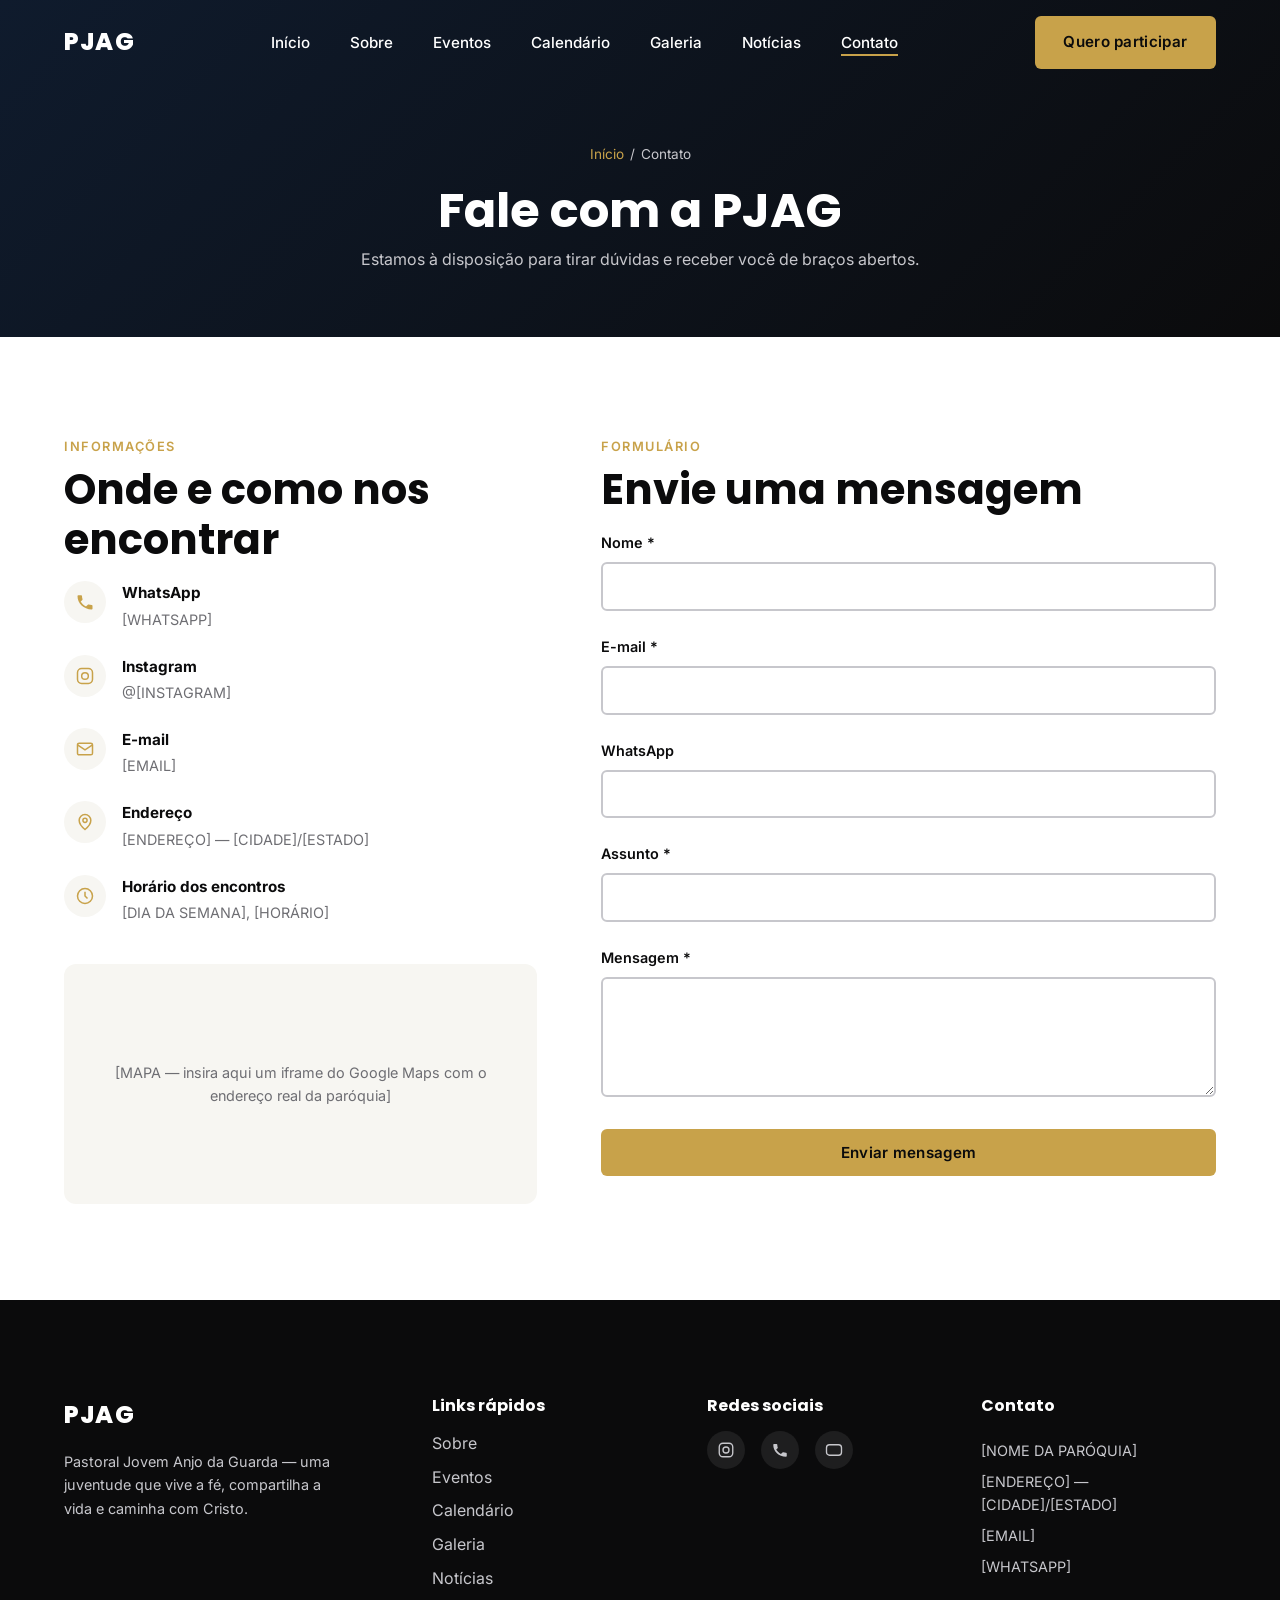
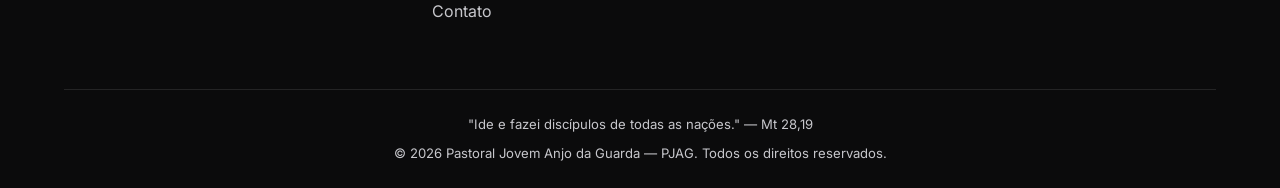
<file: ultimo teste, PJAG ARENA AI/pages/contato.html>
<!DOCTYPE html>
<html lang="pt-BR">
<head>
<meta charset="UTF-8">
<meta name="viewport" content="width=device-width, initial-scale=1.0">
<title>Contato — Pastoral Jovem Anjo da Guarda</title>
<meta name="description" content="Entre em contato com a Pastoral Jovem Anjo da Guarda (PJAG) pelo WhatsApp, Instagram, e-mail ou formulário.">
<meta name="theme-color" content="#0b0b0c">

<meta property="og:type" content="website">
<meta property="og:title" content="Contato — PJAG">
<meta property="og:description" content="Fale com a Pastoral Jovem Anjo da Guarda.">
<meta property="og:locale" content="pt_BR">

<link rel="icon" type="image/svg+xml" href="data:image/svg+xml,%3Csvg xmlns='http://www.w3.org/2000/svg' viewBox='0 0 100 100'%3E%3Crect width='100' height='100' fill='%230b0b0c'/%3E%3Ctext x='50' y='62' font-size='42' fill='%23c8a24a' text-anchor='middle' font-family='Arial' font-weight='bold'%3EP%3C/text%3E%3C/svg%3E">

<link rel="preconnect" href="https://fonts.googleapis.com">
<link rel="preconnect" href="https://fonts.gstatic.com" crossorigin>
<link href="https://fonts.googleapis.com/css2?family=Poppins:wght@600;700;800&family=Inter:wght@400;500;600&display=swap" rel="stylesheet">

<link rel="stylesheet" href="../css/variables.css">
<link rel="stylesheet" href="../css/style.css">
<link rel="stylesheet" href="../css/header.css">
<link rel="stylesheet" href="../css/hero.css">
<link rel="stylesheet" href="../css/sections.css">
<link rel="stylesheet" href="../css/cards.css">
<link rel="stylesheet" href="../css/footer.css">
<link rel="stylesheet" href="../css/animations.css">
<link rel="stylesheet" href="../css/responsive.css">
</head>
<body>

<a href="#conteudo-principal" class="skip-link">Pular para o conteúdo</a>

<header class="header" id="header">
  <div class="container header__container">
    <a href="../index.html" class="logo" aria-label="PJAG - Página inicial">
      <span class="logo__text">PJAG</span>
    </a>
    <nav class="nav" aria-label="Navegação principal">
      <ul class="nav__list">
        <li><a href="../index.html" class="nav__link">Início</a></li>
        <li><a href="sobre.html" class="nav__link">Sobre</a></li>
        <li><a href="eventos.html" class="nav__link">Eventos</a></li>
        <li><a href="calendario.html" class="nav__link">Calendário</a></li>
        <li><a href="galeria.html" class="nav__link">Galeria</a></li>
        <li><a href="noticias.html" class="nav__link">Notícias</a></li>
        <li><a href="contato.html" class="nav__link nav__link--active">Contato</a></li>
      </ul>
    </nav>
    <a href="participar.html" class="btn btn--gold header__cta">Quero participar</a>
    <button class="menu-toggle" id="menuToggle" aria-label="Abrir menu" aria-expanded="false" aria-controls="mobileMenu">
      <span class="menu-toggle__bar"></span>
      <span class="menu-toggle__bar"></span>
      <span class="menu-toggle__bar"></span>
    </button>
  </div>
  <div class="mobile-menu" id="mobileMenu">
    <ul class="mobile-menu__list">
      <li><a href="../index.html" class="mobile-menu__link">Início</a></li>
      <li><a href="sobre.html" class="mobile-menu__link">Sobre</a></li>
      <li><a href="eventos.html" class="mobile-menu__link">Eventos</a></li>
      <li><a href="calendario.html" class="mobile-menu__link">Calendário</a></li>
      <li><a href="galeria.html" class="mobile-menu__link">Galeria</a></li>
      <li><a href="noticias.html" class="mobile-menu__link">Notícias</a></li>
      <li><a href="contato.html" class="mobile-menu__link">Contato</a></li>
    </ul>
    <a href="participar.html" class="btn btn--gold mobile-menu__cta">Quero participar</a>
  </div>
  <div class="mobile-menu__overlay" id="mobileMenuOverlay"></div>
</header>

<main id="conteudo-principal">

  <section class="page-hero">
    <div class="container">
      <nav class="page-hero__breadcrumb" aria-label="Breadcrumb">
        <a href="../index.html">Início</a> <span>/</span> <span>Contato</span>
      </nav>
      <h1 class="page-hero__title">Fale com a PJAG</h1>
      <p class="page-hero__subtitle">Estamos à disposição para tirar dúvidas e receber você de braços abertos.</p>
    </div>
  </section>

  <section class="section">
    <div class="container">
      <div class="contact-grid">

        <div class="reveal">
          <span class="section__eyebrow">Informações</span>
          <h2 class="section__title">Onde e como nos encontrar</h2>

          <div class="contact-info-list">
            <div class="contact-info-item">
              <span class="contact-info-item__icon">
                <svg viewBox="0 0 24 24" fill="currentColor"><path d="M6.6 10.8c1.4 2.8 3.8 5.2 6.6 6.6l2.2-2.2c.3-.3.7-.4 1-.2 1.1.4 2.3.6 3.6.6.6 0 1 .4 1 1V20c0 .6-.4 1-1 1C10.4 21 3 13.6 3 4.9c0-.6.4-1 1-1h3.4c.6 0 1 .4 1 1 0 1.3.2 2.5.6 3.6.1.3.1.7-.2 1l-2.2 2.3z"/></svg>
              </span>
              <div>
                <p class="contact-info-item__title">WhatsApp</p>
                <p class="contact-info-item__text"><a href="https://wa.me/[WHATSAPP]" target="_blank" rel="noopener">[WHATSAPP]</a></p>
              </div>
            </div>

            <div class="contact-info-item">
              <span class="contact-info-item__icon">
                <svg viewBox="0 0 24 24" fill="none" stroke="currentColor" stroke-width="1.8"><rect x="3" y="3" width="18" height="18" rx="5"/><circle cx="12" cy="12" r="4"/></svg>
              </span>
              <div>
                <p class="contact-info-item__title">Instagram</p>
                <p class="contact-info-item__text"><a href="https://instagram.com/[INSTAGRAM]" target="_blank" rel="noopener">@[INSTAGRAM]</a></p>
              </div>
            </div>

            <div class="contact-info-item">
              <span class="contact-info-item__icon">
                <svg viewBox="0 0 24 24" fill="none" stroke="currentColor" stroke-width="1.8"><rect x="3" y="5" width="18" height="14" rx="2"/><path d="M3 7l9 6 9-6"/></svg>
              </span>
              <div>
                <p class="contact-info-item__title">E-mail</p>
                <p class="contact-info-item__text"><a href="mailto:[EMAIL]">[EMAIL]</a></p>
              </div>
            </div>

            <div class="contact-info-item">
              <span class="contact-info-item__icon">
                <svg viewBox="0 0 24 24" fill="none" stroke="currentColor" stroke-width="1.8"><path d="M12 21s-7-5.5-7-11a7 7 0 0 1 14 0c0 5.5-7 11-7 11z"/><circle cx="12" cy="10" r="2.5"/></svg>
              </span>
              <div>
                <p class="contact-info-item__title">Endereço</p>
                <p class="contact-info-item__text">[ENDEREÇO] — [CIDADE]/[ESTADO]</p>
              </div>
            </div>

            <div class="contact-info-item">
              <span class="contact-info-item__icon">
                <svg viewBox="0 0 24 24" fill="none" stroke="currentColor" stroke-width="1.8"><circle cx="12" cy="12" r="9"/><path d="M12 7v5l3 3"/></svg>
              </span>
              <div>
                <p class="contact-info-item__title">Horário dos encontros</p>
                <p class="contact-info-item__text">[DIA DA SEMANA], [HORÁRIO]</p>
              </div>
            </div>
          </div>

          <div class="map-placeholder">
            [MAPA — insira aqui um iframe do Google Maps com o endereço real da paróquia]
          </div>
        </div>

        <div class="reveal">
          <span class="section__eyebrow">Formulário</span>
          <h2 class="section__title">Envie uma mensagem</h2>

          <form id="contactForm" novalidate>
            <div class="form-group">
              <label class="form-label" for="contactName">Nome *</label>
              <input class="form-input" type="text" id="contactName" name="name" required>
            </div>
            <div class="form-group">
              <label class="form-label" for="contactEmail">E-mail *</label>
              <input class="form-input" type="email" id="contactEmail" name="email" required>
            </div>
            <div class="form-group">
              <label class="form-label" for="contactWhatsapp">WhatsApp</label>
              <input class="form-input" type="tel" id="contactWhatsapp" name="whatsapp">
            </div>
            <div class="form-group">
              <label class="form-label" for="contactSubject">Assunto *</label>
              <input class="form-input" type="text" id="contactSubject" name="subject" required>
            </div>
            <div class="form-group">
              <label class="form-label" for="contactMessage">Mensagem *</label>
              <textarea class="form-textarea" id="contactMessage" name="message" required></textarea>
            </div>

            <button type="submit" class="btn btn--gold" style="width:100%;">Enviar mensagem</button>
            <div class="form-feedback" id="contactFeedback" role="alert"></div>
          </form>
        </div>

      </div>
    </div>
  </section>

</main>

<footer class="footer">
  <div class="container">
    <div class="footer__grid">
      <div class="footer__brand">
        <span class="logo__text">PJAG</span>
        <p class="footer__tagline">Pastoral Jovem Anjo da Guarda — uma juventude que vive a fé, compartilha a vida e caminha com Cristo.</p>
      </div>
      <div>
        <h3 class="footer__heading">Links rápidos</h3>
        <nav class="footer__links">
          <a href="sobre.html">Sobre</a>
          <a href="eventos.html">Eventos</a>
          <a href="calendario.html">Calendário</a>
          <a href="galeria.html">Galeria</a>
          <a href="noticias.html">Notícias</a>
          <a href="contato.html">Contato</a>
        </nav>
      </div>
      <div>
        <h3 class="footer__heading">Redes sociais</h3>
        <div class="footer__social">
          <a href="https://instagram.com/[INSTAGRAM]" target="_blank" rel="noopener" aria-label="Instagram">
            <svg viewBox="0 0 24 24" fill="none" stroke="currentColor" stroke-width="1.8"><rect x="3" y="3" width="18" height="18" rx="5"/><circle cx="12" cy="12" r="4"/></svg>
          </a>
          <a href="https://wa.me/[WHATSAPP]" target="_blank" rel="noopener" aria-label="WhatsApp">
            <svg viewBox="0 0 24 24" fill="currentColor"><path d="M6.6 10.8c1.4 2.8 3.8 5.2 6.6 6.6l2.2-2.2c.3-.3.7-.4 1-.2 1.1.4 2.3.6 3.6.6.6 0 1 .4 1 1V20c0 .6-.4 1-1 1C10.4 21 3 13.6 3 4.9c0-.6.4-1 1-1h3.4c.6 0 1 .4 1 1 0 1.3.2 2.5.6 3.6.1.3.1.7-.2 1l-2.2 2.3z"/></svg>
          </a>
          <a href="https://youtube.com/[YOUTUBE]" target="_blank" rel="noopener" aria-label="YouTube">
            <svg viewBox="0 0 24 24" fill="none" stroke="currentColor" stroke-width="1.8"><rect x="2" y="5" width="20" height="14" rx="4"/></svg>
          </a>
        </div>
      </div>
      <div class="footer__contact">
        <h3 class="footer__heading">Contato</h3>
        <span>[NOME DA PARÓQUIA]</span>
        <span>[ENDEREÇO] — [CIDADE]/[ESTADO]</span>
        <span>[EMAIL]</span>
        <span>[WHATSAPP]</span>
      </div>
    </div>
    <div class="footer__bottom">
      <p>"Ide e fazei discípulos de todas as nações." — Mt 28,19</p>
      <p>&copy; <span id="currentYear"></span> Pastoral Jovem Anjo da Guarda — PJAG. Todos os direitos reservados.</p>
    </div>
  </div>
</footer>

<script src="../js/events.js"></script>
<script src="../js/gallery.js"></script>
<script src="../js/contact.js"></script>
<script src="../js/animations.js"></script>
<script src="../js/menu.js"></script>
<script src="../js/script.js"></script>
</body>
</html>
</file>
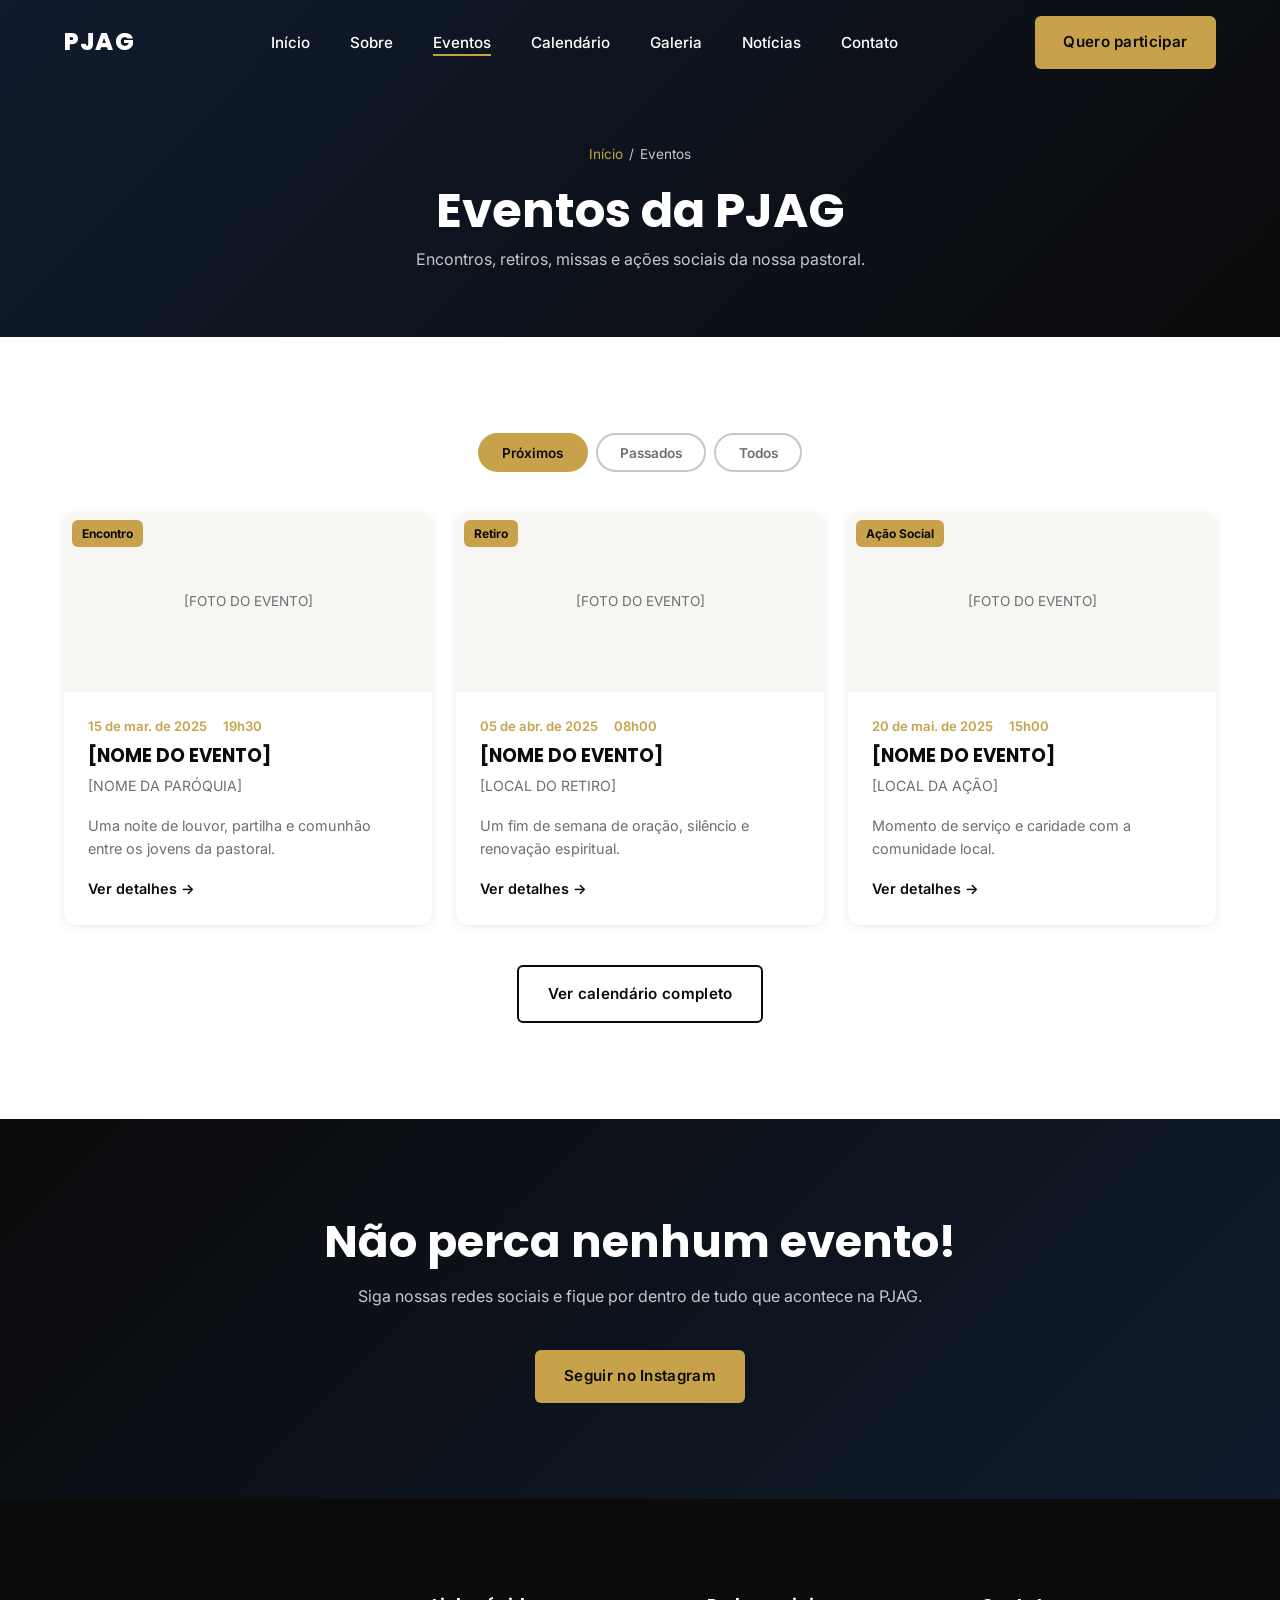
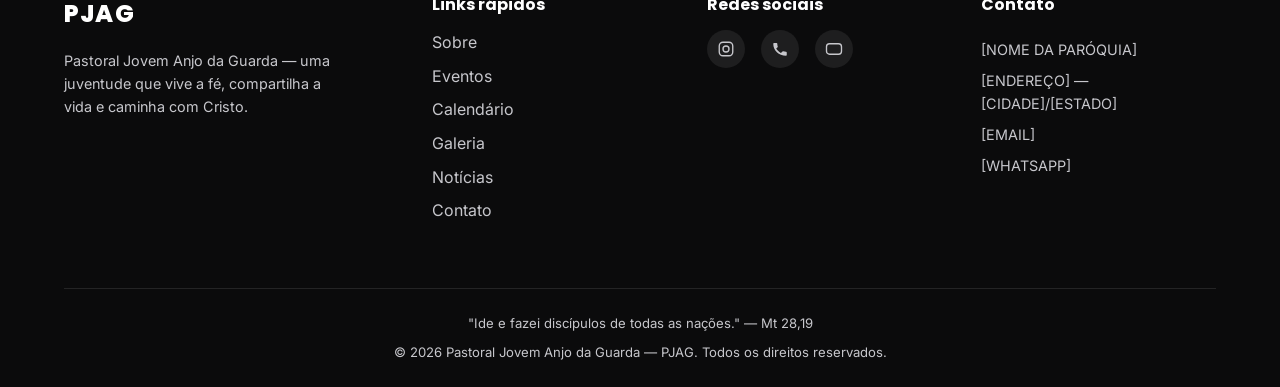
<file: ultimo teste, PJAG ARENA AI/pages/eventos.html>
<!DOCTYPE html>
<html lang="pt-BR">
<head>
<meta charset="UTF-8">
<meta name="viewport" content="width=device-width, initial-scale=1.0">
<title>Eventos — Pastoral Jovem Anjo da Guarda</title>
<meta name="description" content="Confira os próximos eventos, retiros e encontros da Pastoral Jovem Anjo da Guarda (PJAG).">
<meta name="theme-color" content="#0b0b0c">

<meta property="og:type" content="website">
<meta property="og:title" content="Eventos da PJAG">
<meta property="og:description" content="Confira os próximos eventos, retiros e encontros da nossa pastoral.">
<meta property="og:locale" content="pt_BR">

<link rel="icon" type="image/svg+xml" href="data:image/svg+xml,%3Csvg xmlns='http://www.w3.org/2000/svg' viewBox='0 0 100 100'%3E%3Crect width='100' height='100' fill='%230b0b0c'/%3E%3Ctext x='50' y='62' font-size='42' fill='%23c8a24a' text-anchor='middle' font-family='Arial' font-weight='bold'%3EP%3C/text%3E%3C/svg%3E">

<link rel="preconnect" href="https://fonts.googleapis.com">
<link rel="preconnect" href="https://fonts.gstatic.com" crossorigin>
<link href="https://fonts.googleapis.com/css2?family=Poppins:wght@600;700;800&family=Inter:wght@400;500;600&display=swap" rel="stylesheet">

<link rel="stylesheet" href="../css/variables.css">
<link rel="stylesheet" href="../css/style.css">
<link rel="stylesheet" href="../css/header.css">
<link rel="stylesheet" href="../css/hero.css">
<link rel="stylesheet" href="../css/sections.css">
<link rel="stylesheet" href="../css/cards.css">
<link rel="stylesheet" href="../css/footer.css">
<link rel="stylesheet" href="../css/animations.css">
<link rel="stylesheet" href="../css/responsive.css">
</head>
<body>

<a href="#conteudo-principal" class="skip-link">Pular para o conteúdo</a>

<header class="header" id="header">
  <div class="container header__container">
    <a href="../index.html" class="logo" aria-label="PJAG - Página inicial">
      <span class="logo__text">PJAG</span>
    </a>

    <nav class="nav" aria-label="Navegação principal">
      <ul class="nav__list">
        <li><a href="../index.html" class="nav__link">Início</a></li>
        <li><a href="sobre.html" class="nav__link">Sobre</a></li>
        <li><a href="eventos.html" class="nav__link nav__link--active">Eventos</a></li>
        <li><a href="calendario.html" class="nav__link">Calendário</a></li>
        <li><a href="galeria.html" class="nav__link">Galeria</a></li>
        <li><a href="noticias.html" class="nav__link">Notícias</a></li>
        <li><a href="contato.html" class="nav__link">Contato</a></li>
      </ul>
    </nav>

    <a href="participar.html" class="btn btn--gold header__cta">Quero participar</a>

    <button class="menu-toggle" id="menuToggle" aria-label="Abrir menu" aria-expanded="false" aria-controls="mobileMenu">
      <span class="menu-toggle__bar"></span>
      <span class="menu-toggle__bar"></span>
      <span class="menu-toggle__bar"></span>
    </button>
  </div>

  <div class="mobile-menu" id="mobileMenu">
    <ul class="mobile-menu__list">
      <li><a href="../index.html" class="mobile-menu__link">Início</a></li>
      <li><a href="sobre.html" class="mobile-menu__link">Sobre</a></li>
      <li><a href="eventos.html" class="mobile-menu__link">Eventos</a></li>
      <li><a href="calendario.html" class="mobile-menu__link">Calendário</a></li>
      <li><a href="galeria.html" class="mobile-menu__link">Galeria</a></li>
      <li><a href="noticias.html" class="mobile-menu__link">Notícias</a></li>
      <li><a href="contato.html" class="mobile-menu__link">Contato</a></li>
    </ul>
    <a href="participar.html" class="btn btn--gold mobile-menu__cta">Quero participar</a>
  </div>
  <div class="mobile-menu__overlay" id="mobileMenuOverlay"></div>
</header>

<main id="conteudo-principal">

  <section class="page-hero">
    <div class="container">
      <nav class="page-hero__breadcrumb" aria-label="Breadcrumb">
        <a href="../index.html">Início</a> <span>/</span> <span>Eventos</span>
      </nav>
      <h1 class="page-hero__title">Eventos da PJAG</h1>
      <p class="page-hero__subtitle">Encontros, retiros, missas e ações sociais da nossa pastoral.</p>
    </div>
  </section>

  <section class="section">
    <div class="container">
      <div class="filter-buttons" id="eventsFilters">
        <button class="filter-btn is-active" data-filter="upcoming" aria-pressed="true">Próximos</button>
        <button class="filter-btn" data-filter="past" aria-pressed="false">Passados</button>
        <button class="filter-btn" data-filter="all" aria-pressed="false">Todos</button>
      </div>

      <div class="events-grid" id="allEventsGrid"></div>

      <div class="section__footer">
        <a href="calendario.html" class="btn btn--outline btn--dark">Ver calendário completo</a>
      </div>
    </div>
  </section>

  <section class="section cta-final">
    <div class="container">
      <h2 class="cta-final__title reveal">Não perca nenhum evento!</h2>
      <p class="cta-final__text reveal">Siga nossas redes sociais e fique por dentro de tudo que acontece na PJAG.</p>
      <a href="https://instagram.com/[INSTAGRAM]" target="_blank" rel="noopener" class="btn btn--gold reveal">Seguir no Instagram</a>
    </div>
  </section>

</main>

<footer class="footer">
  <div class="container">
    <div class="footer__grid">
      <div class="footer__brand">
        <span class="logo__text">PJAG</span>
        <p class="footer__tagline">Pastoral Jovem Anjo da Guarda — uma juventude que vive a fé, compartilha a vida e caminha com Cristo.</p>
      </div>

      <div>
        <h3 class="footer__heading">Links rápidos</h3>
        <nav class="footer__links">
          <a href="sobre.html">Sobre</a>
          <a href="eventos.html">Eventos</a>
          <a href="calendario.html">Calendário</a>
          <a href="galeria.html">Galeria</a>
          <a href="noticias.html">Notícias</a>
          <a href="contato.html">Contato</a>
        </nav>
      </div>

      <div>
        <h3 class="footer__heading">Redes sociais</h3>
        <div class="footer__social">
          <a href="https://instagram.com/[INSTAGRAM]" target="_blank" rel="noopener" aria-label="Instagram">
            <svg viewBox="0 0 24 24" fill="none" stroke="currentColor" stroke-width="1.8"><rect x="3" y="3" width="18" height="18" rx="5"/><circle cx="12" cy="12" r="4"/></svg>
          </a>
          <a href="https://wa.me/[WHATSAPP]" target="_blank" rel="noopener" aria-label="WhatsApp">
            <svg viewBox="0 0 24 24" fill="currentColor"><path d="M6.6 10.8c1.4 2.8 3.8 5.2 6.6 6.6l2.2-2.2c.3-.3.7-.4 1-.2 1.1.4 2.3.6 3.6.6.6 0 1 .4 1 1V20c0 .6-.4 1-1 1C10.4 21 3 13.6 3 4.9c0-.6.4-1 1-1h3.4c.6 0 1 .4 1 1 0 1.3.2 2.5.6 3.6.1.3.1.7-.2 1l-2.2 2.3z"/></svg>
          </a>
          <a href="https://youtube.com/[YOUTUBE]" target="_blank" rel="noopener" aria-label="YouTube">
            <svg viewBox="0 0 24 24" fill="none" stroke="currentColor" stroke-width="1.8"><rect x="2" y="5" width="20" height="14" rx="4"/></svg>
          </a>
        </div>
      </div>

      <div class="footer__contact">
        <h3 class="footer__heading">Contato</h3>
        <span>[NOME DA PARÓQUIA]</span>
        <span>[ENDEREÇO] — [CIDADE]/[ESTADO]</span>
        <span>[EMAIL]</span>
        <span>[WHATSAPP]</span>
      </div>
    </div>

    <div class="footer__bottom">
      <p>"Ide e fazei discípulos de todas as nações." — Mt 28,19</p>
      <p>&copy; <span id="currentYear"></span> Pastoral Jovem Anjo da Guarda — PJAG. Todos os direitos reservados.</p>
    </div>
  </div>
</footer>

<script src="../js/events.js"></script>
<script src="../js/gallery.js"></script>
<script src="../js/animations.js"></script>
<script src="../js/menu.js"></script>
<script src="../js/script.js"></script>
</body>
</html>
</file>
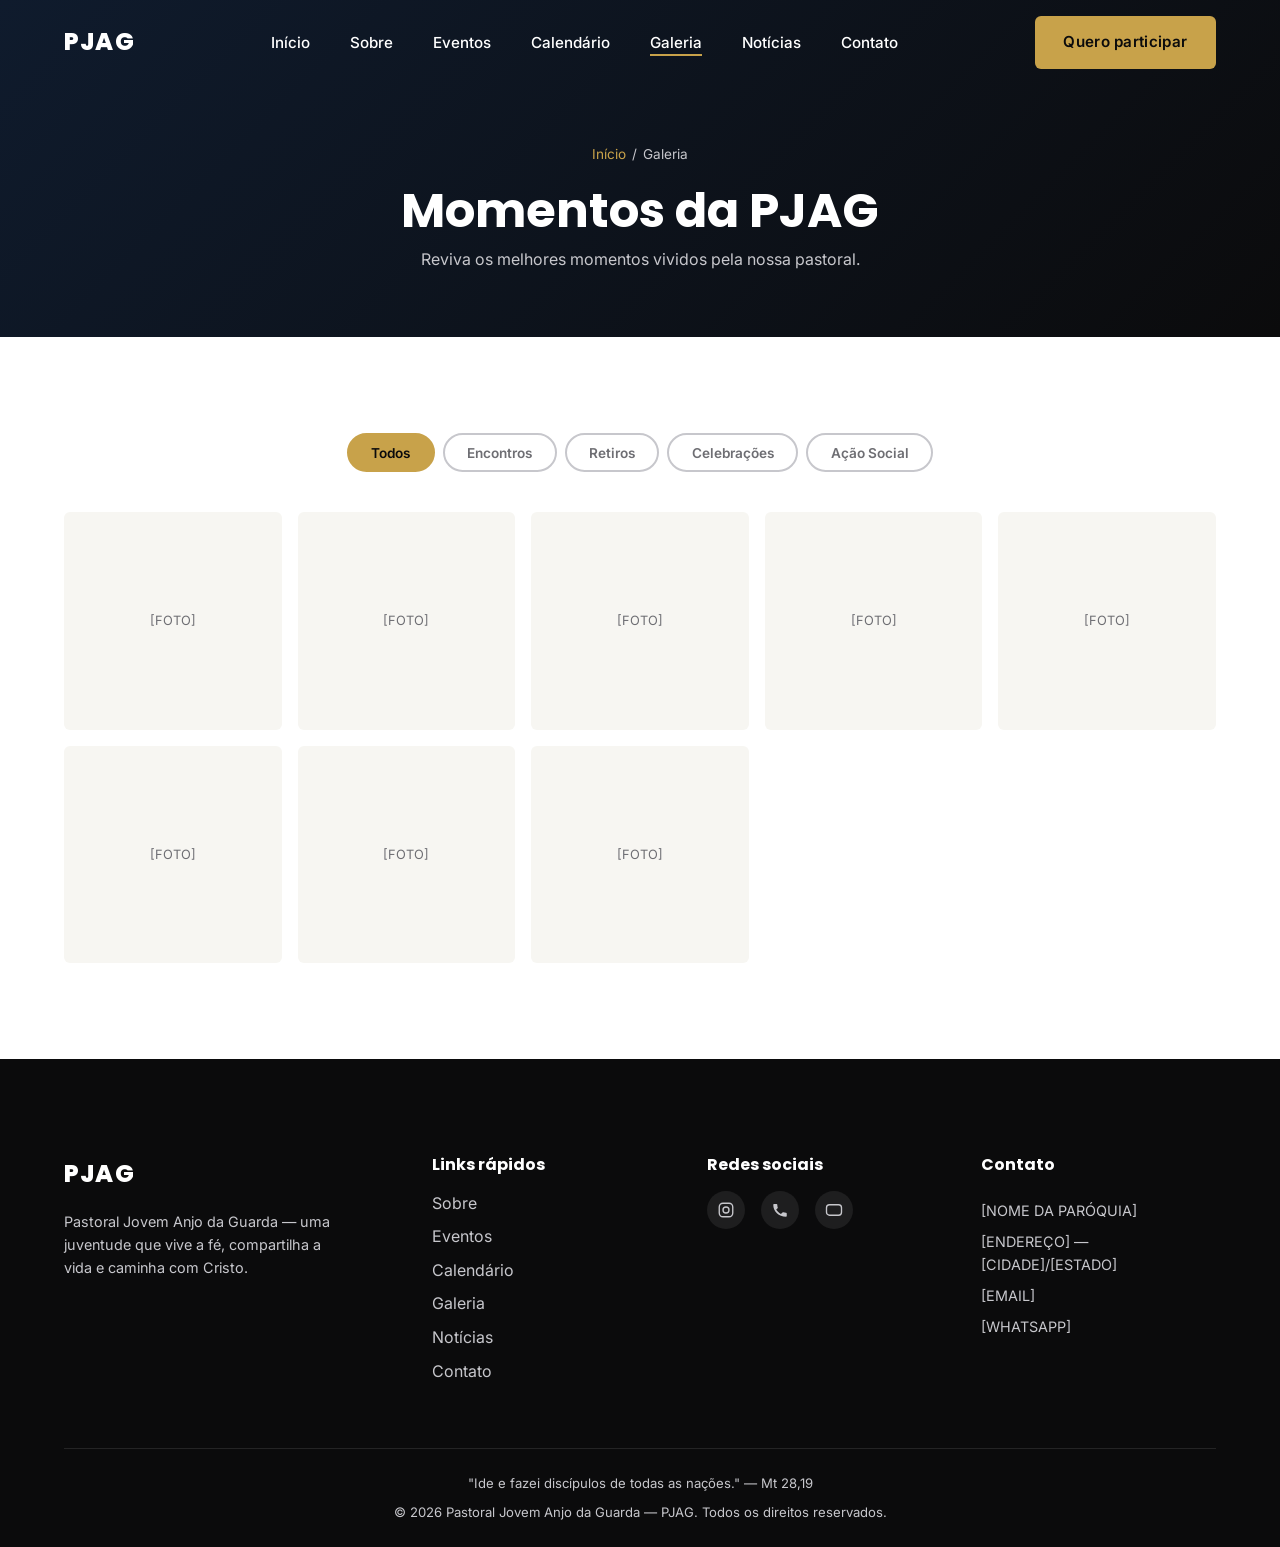
<file: ultimo teste, PJAG ARENA AI/pages/galeria.html>
<!DOCTYPE html>
<html lang="pt-BR">
<head>
<meta charset="UTF-8">
<meta name="viewport" content="width=device-width, initial-scale=1.0">
<title>Galeria — Pastoral Jovem Anjo da Guarda</title>
<meta name="description" content="Veja fotos dos encontros, retiros e celebrações da Pastoral Jovem Anjo da Guarda (PJAG).">
<meta name="theme-color" content="#0b0b0c">

<meta property="og:type" content="website">
<meta property="og:title" content="Galeria da PJAG">
<meta property="og:description" content="Fotos dos melhores momentos vividos pela nossa pastoral.">
<meta property="og:locale" content="pt_BR">

<link rel="icon" type="image/svg+xml" href="data:image/svg+xml,%3Csvg xmlns='http://www.w3.org/2000/svg' viewBox='0 0 100 100'%3E%3Crect width='100' height='100' fill='%230b0b0c'/%3E%3Ctext x='50' y='62' font-size='42' fill='%23c8a24a' text-anchor='middle' font-family='Arial' font-weight='bold'%3EP%3C/text%3E%3C/svg%3E">

<link rel="preconnect" href="https://fonts.googleapis.com">
<link rel="preconnect" href="https://fonts.gstatic.com" crossorigin>
<link href="https://fonts.googleapis.com/css2?family=Poppins:wght@600;700;800&family=Inter:wght@400;500;600&display=swap" rel="stylesheet">

<link rel="stylesheet" href="../css/variables.css">
<link rel="stylesheet" href="../css/style.css">
<link rel="stylesheet" href="../css/header.css">
<link rel="stylesheet" href="../css/hero.css">
<link rel="stylesheet" href="../css/sections.css">
<link rel="stylesheet" href="../css/cards.css">
<link rel="stylesheet" href="../css/footer.css">
<link rel="stylesheet" href="../css/animations.css">
<link rel="stylesheet" href="../css/responsive.css">
</head>
<body>

<a href="#conteudo-principal" class="skip-link">Pular para o conteúdo</a>

<header class="header" id="header">
  <div class="container header__container">
    <a href="../index.html" class="logo" aria-label="PJAG - Página inicial">
      <span class="logo__text">PJAG</span>
    </a>

    <nav class="nav" aria-label="Navegação principal">
      <ul class="nav__list">
        <li><a href="../index.html" class="nav__link">Início</a></li>
        <li><a href="sobre.html" class="nav__link">Sobre</a></li>
        <li><a href="eventos.html" class="nav__link">Eventos</a></li>
        <li><a href="calendario.html" class="nav__link">Calendário</a></li>
        <li><a href="galeria.html" class="nav__link nav__link--active">Galeria</a></li>
        <li><a href="noticias.html" class="nav__link">Notícias</a></li>
        <li><a href="contato.html" class="nav__link">Contato</a></li>
      </ul>
    </nav>

    <a href="participar.html" class="btn btn--gold header__cta">Quero participar</a>

    <button class="menu-toggle" id="menuToggle" aria-label="Abrir menu" aria-expanded="false" aria-controls="mobileMenu">
      <span class="menu-toggle__bar"></span>
      <span class="menu-toggle__bar"></span>
      <span class="menu-toggle__bar"></span>
    </button>
  </div>

  <div class="mobile-menu" id="mobileMenu">
    <ul class="mobile-menu__list">
      <li><a href="../index.html" class="mobile-menu__link">Início</a></li>
      <li><a href="sobre.html" class="mobile-menu__link">Sobre</a></li>
      <li><a href="eventos.html" class="mobile-menu__link">Eventos</a></li>
      <li><a href="calendario.html" class="mobile-menu__link">Calendário</a></li>
      <li><a href="galeria.html" class="mobile-menu__link">Galeria</a></li>
      <li><a href="noticias.html" class="mobile-menu__link">Notícias</a></li>
      <li><a href="contato.html" class="mobile-menu__link">Contato</a></li>
    </ul>
    <a href="participar.html" class="btn btn--gold mobile-menu__cta">Quero participar</a>
  </div>
  <div class="mobile-menu__overlay" id="mobileMenuOverlay"></div>
</header>

<main id="conteudo-principal">

  <section class="page-hero">
    <div class="container">
      <nav class="page-hero__breadcrumb" aria-label="Breadcrumb">
        <a href="../index.html">Início</a> <span>/</span> <span>Galeria</span>
      </nav>
      <h1 class="page-hero__title">Momentos da PJAG</h1>
      <p class="page-hero__subtitle">Reviva os melhores momentos vividos pela nossa pastoral.</p>
    </div>
  </section>

  <section class="section">
    <div class="container">
      <div class="filter-buttons" id="galleryFilters"></div>
      <div class="gallery-grid gallery-grid--full" id="fullGalleryGrid"></div>
    </div>
  </section>

</main>

<div class="lightbox" id="lightbox">
  <div class="lightbox__content">
    <button class="lightbox__close" id="lightboxClose" aria-label="Fechar">
      <svg viewBox="0 0 24 24" fill="none" stroke="currentColor" stroke-width="2" stroke-linecap="round"><path d="M6 6l12 12M18 6L6 18"/></svg>
    </button>
    <button class="lightbox__prev" id="lightboxPrev" aria-label="Imagem anterior">
      <svg viewBox="0 0 24 24" fill="none" stroke="currentColor" stroke-width="2" stroke-linecap="round"><path d="M15 6l-6 6 6 6"/></svg>
    </button>
    <div class="lightbox__placeholder">[FOTO AMPLIADA]</div>
    <p id="lightboxCaption"></p>
    <button class="lightbox__next" id="lightboxNext" aria-label="Próxima imagem">
      <svg viewBox="0 0 24 24" fill="none" stroke="currentColor" stroke-width="2" stroke-linecap="round"><path d="M9 6l6 6-6 6"/></svg>
    </button>
  </div>
</div>

<footer class="footer">
  <div class="container">
    <div class="footer__grid">
      <div class="footer__brand">
        <span class="logo__text">PJAG</span>
        <p class="footer__tagline">Pastoral Jovem Anjo da Guarda — uma juventude que vive a fé, compartilha a vida e caminha com Cristo.</p>
      </div>

      <div>
        <h3 class="footer__heading">Links rápidos</h3>
        <nav class="footer__links">
          <a href="sobre.html">Sobre</a>
          <a href="eventos.html">Eventos</a>
          <a href="calendario.html">Calendário</a>
          <a href="galeria.html">Galeria</a>
          <a href="noticias.html">Notícias</a>
          <a href="contato.html">Contato</a>
        </nav>
      </div>

      <div>
        <h3 class="footer__heading">Redes sociais</h3>
        <div class="footer__social">
          <a href="https://instagram.com/[INSTAGRAM]" target="_blank" rel="noopener" aria-label="Instagram">
            <svg viewBox="0 0 24 24" fill="none" stroke="currentColor" stroke-width="1.8"><rect x="3" y="3" width="18" height="18" rx="5"/><circle cx="12" cy="12" r="4"/></svg>
          </a>
          <a href="https://wa.me/[WHATSAPP]" target="_blank" rel="noopener" aria-label="WhatsApp">
            <svg viewBox="0 0 24 24" fill="currentColor"><path d="M6.6 10.8c1.4 2.8 3.8 5.2 6.6 6.6l2.2-2.2c.3-.3.7-.4 1-.2 1.1.4 2.3.6 3.6.6.6 0 1 .4 1 1V20c0 .6-.4 1-1 1C10.4 21 3 13.6 3 4.9c0-.6.4-1 1-1h3.4c.6 0 1 .4 1 1 0 1.3.2 2.5.6 3.6.1.3.1.7-.2 1l-2.2 2.3z"/></svg>
          </a>
          <a href="https://youtube.com/[YOUTUBE]" target="_blank" rel="noopener" aria-label="YouTube">
            <svg viewBox="0 0 24 24" fill="none" stroke="currentColor" stroke-width="1.8"><rect x="2" y="5" width="20" height="14" rx="4"/></svg>
          </a>
        </div>
      </div>

      <div class="footer__contact">
        <h3 class="footer__heading">Contato</h3>
        <span>[NOME DA PARÓQUIA]</span>
        <span>[ENDEREÇO] — [CIDADE]/[ESTADO]</span>
        <span>[EMAIL]</span>
        <span>[WHATSAPP]</span>
      </div>
    </div>

    <div class="footer__bottom">
      <p>"Ide e fazei discípulos de todas as nações." — Mt 28,19</p>
      <p>&copy; <span id="currentYear"></span> Pastoral Jovem Anjo da Guarda — PJAG. Todos os direitos reservados.</p>
    </div>
  </div>
</footer>

<script src="../js/events.js"></script>
<script src="../js/gallery.js"></script>
<script src="../js/animations.js"></script>
<script src="../js/menu.js"></script>
<script src="../js/script.js"></script>
</body>
</html>
</file>
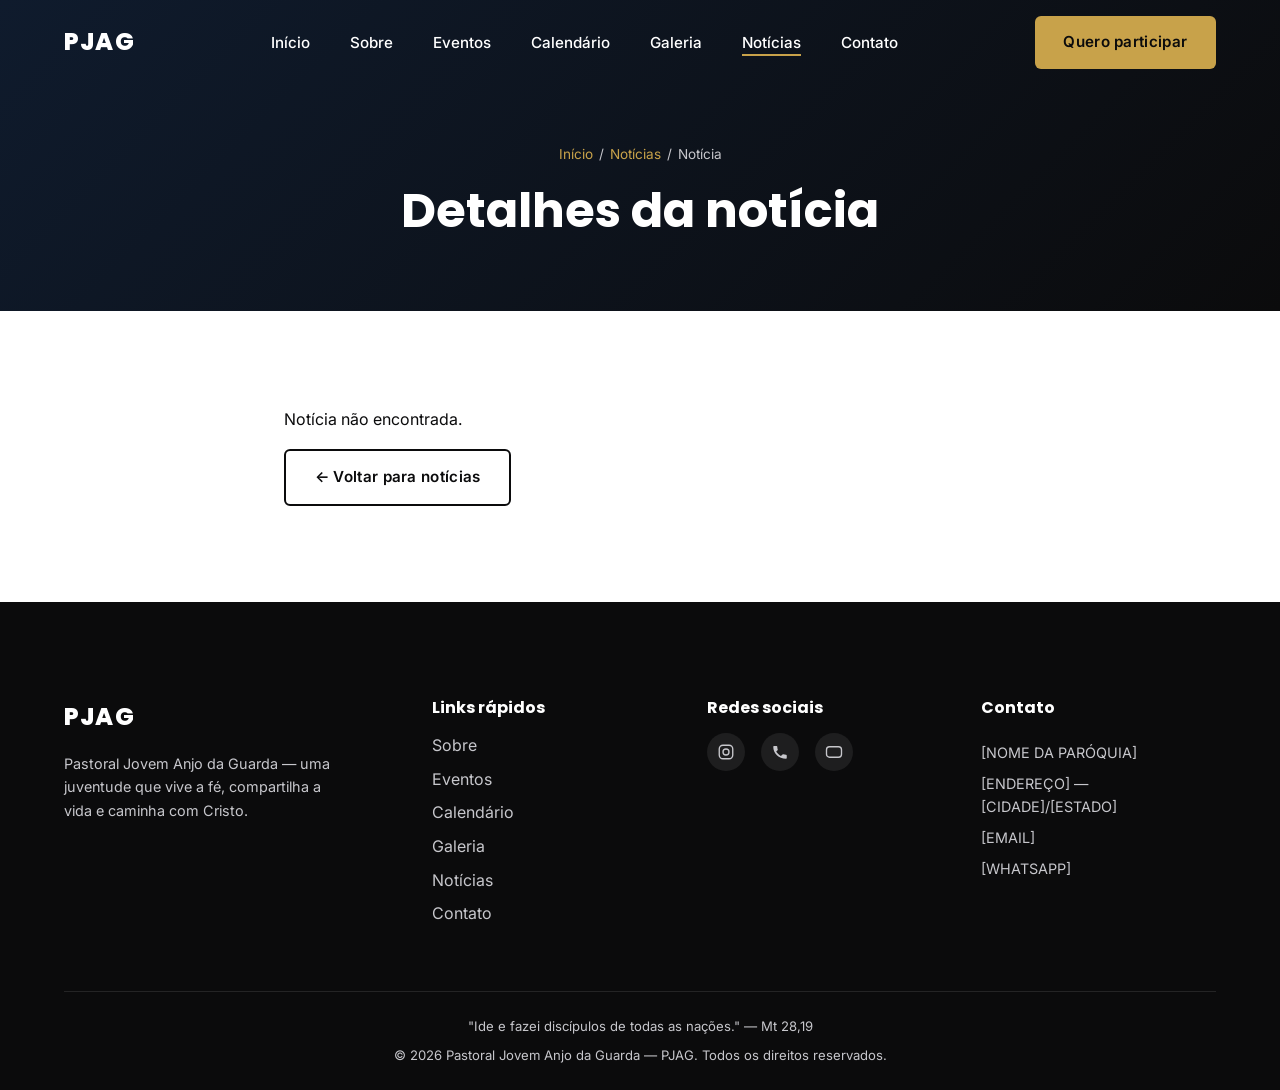
<file: ultimo teste, PJAG ARENA AI/pages/noticia.html>
<!DOCTYPE html>
<html lang="pt-BR">
<head>
<meta charset="UTF-8">
<meta name="viewport" content="width=device-width, initial-scale=1.0">
<title>Notícia — Pastoral Jovem Anjo da Guarda</title>
<meta name="description" content="Leia na íntegra as notícias da Pastoral Jovem Anjo da Guarda (PJAG).">
<meta name="theme-color" content="#0b0b0c">
<meta name="robots" content="noindex">

<link rel="icon" type="image/svg+xml" href="data:image/svg+xml,%3Csvg xmlns='http://www.w3.org/2000/svg' viewBox='0 0 100 100'%3E%3Crect width='100' height='100' fill='%230b0b0c'/%3E%3Ctext x='50' y='62' font-size='42' fill='%23c8a24a' text-anchor='middle' font-family='Arial' font-weight='bold'%3EP%3C/text%3E%3C/svg%3E">

<link rel="preconnect" href="https://fonts.googleapis.com">
<link rel="preconnect" href="https://fonts.gstatic.com" crossorigin>
<link href="https://fonts.googleapis.com/css2?family=Poppins:wght@600;700;800&family=Inter:wght@400;500;600&display=swap" rel="stylesheet">

<link rel="stylesheet" href="../css/variables.css">
<link rel="stylesheet" href="../css/style.css">
<link rel="stylesheet" href="../css/header.css">
<link rel="stylesheet" href="../css/hero.css">
<link rel="stylesheet" href="../css/sections.css">
<link rel="stylesheet" href="../css/cards.css">
<link rel="stylesheet" href="../css/footer.css">
<link rel="stylesheet" href="../css/animations.css">
<link rel="stylesheet" href="../css/responsive.css">
</head>
<body>

<a href="#conteudo-principal" class="skip-link">Pular para o conteúdo</a>

<header class="header" id="header">
  <div class="container header__container">
    <a href="../index.html" class="logo" aria-label="PJAG - Página inicial">
      <span class="logo__text">PJAG</span>
    </a>
    <nav class="nav" aria-label="Navegação principal">
      <ul class="nav__list">
        <li><a href="../index.html" class="nav__link">Início</a></li>
        <li><a href="sobre.html" class="nav__link">Sobre</a></li>
        <li><a href="eventos.html" class="nav__link">Eventos</a></li>
        <li><a href="calendario.html" class="nav__link">Calendário</a></li>
        <li><a href="galeria.html" class="nav__link">Galeria</a></li>
        <li><a href="noticias.html" class="nav__link nav__link--active">Notícias</a></li>
        <li><a href="contato.html" class="nav__link">Contato</a></li>
      </ul>
    </nav>
    <a href="participar.html" class="btn btn--gold header__cta">Quero participar</a>
    <button class="menu-toggle" id="menuToggle" aria-label="Abrir menu" aria-expanded="false" aria-controls="mobileMenu">
      <span class="menu-toggle__bar"></span>
      <span class="menu-toggle__bar"></span>
      <span class="menu-toggle__bar"></span>
    </button>
  </div>
  <div class="mobile-menu" id="mobileMenu">
    <ul class="mobile-menu__list">
      <li><a href="../index.html" class="mobile-menu__link">Início</a></li>
      <li><a href="sobre.html" class="mobile-menu__link">Sobre</a></li>
      <li><a href="eventos.html" class="mobile-menu__link">Eventos</a></li>
      <li><a href="calendario.html" class="mobile-menu__link">Calendário</a></li>
      <li><a href="galeria.html" class="mobile-menu__link">Galeria</a></li>
      <li><a href="noticias.html" class="mobile-menu__link">Notícias</a></li>
      <li><a href="contato.html" class="mobile-menu__link">Contato</a></li>
    </ul>
    <a href="participar.html" class="btn btn--gold mobile-menu__cta">Quero participar</a>
  </div>
  <div class="mobile-menu__overlay" id="mobileMenuOverlay"></div>
</header>

<main id="conteudo-principal">

  <section class="page-hero">
    <div class="container">
      <nav class="page-hero__breadcrumb" aria-label="Breadcrumb">
        <a href="../index.html">Início</a> <span>/</span> <a href="noticias.html">Notícias</a> <span>/</span> <span>Notícia</span>
      </nav>
      <h1 class="page-hero__title">Detalhes da notícia</h1>
    </div>
  </section>

  <section class="section">
    <div class="container" id="newsSingle" style="max-width:760px;margin:0 auto;">
      <span class="section__eyebrow" id="newsCategory">Categoria</span>
      <h1 class="section__title" id="newsTitle">Carregando...</h1>
      <p style="color:var(--color-gray);margin-bottom:var(--space-lg);" id="newsDate"></p>

      <div class="hero__placeholder" style="min-height:320px;border-radius:var(--radius-md);margin-bottom:var(--space-lg);">
        [FOTO DA NOTÍCIA]
      </div>

      <div id="newsContent" style="color:var(--color-gray);line-height:1.8;"></div>

      <div style="margin-top:var(--space-xl);">
        <a href="noticias.html" class="btn btn--outline btn--dark">← Voltar para notícias</a>
      </div>
    </div>
  </section>

</main>

<footer class="footer">
  <div class="container">
    <div class="footer__grid">
      <div class="footer__brand">
        <span class="logo__text">PJAG</span>
        <p class="footer__tagline">Pastoral Jovem Anjo da Guarda — uma juventude que vive a fé, compartilha a vida e caminha com Cristo.</p>
      </div>
      <div>
        <h3 class="footer__heading">Links rápidos</h3>
        <nav class="footer__links">
          <a href="sobre.html">Sobre</a>
          <a href="eventos.html">Eventos</a>
          <a href="calendario.html">Calendário</a>
          <a href="galeria.html">Galeria</a>
          <a href="noticias.html">Notícias</a>
          <a href="contato.html">Contato</a>
        </nav>
      </div>
      <div>
        <h3 class="footer__heading">Redes sociais</h3>
        <div class="footer__social">
          <a href="https://instagram.com/[INSTAGRAM]" target="_blank" rel="noopener" aria-label="Instagram">
            <svg viewBox="0 0 24 24" fill="none" stroke="currentColor" stroke-width="1.8"><rect x="3" y="3" width="18" height="18" rx="5"/><circle cx="12" cy="12" r="4"/></svg>
          </a>
          <a href="https://wa.me/[WHATSAPP]" target="_blank" rel="noopener" aria-label="WhatsApp">
            <svg viewBox="0 0 24 24" fill="currentColor"><path d="M6.6 10.8c1.4 2.8 3.8 5.2 6.6 6.6l2.2-2.2c.3-.3.7-.4 1-.2 1.1.4 2.3.6 3.6.6.6 0 1 .4 1 1V20c0 .6-.4 1-1 1C10.4 21 3 13.6 3 4.9c0-.6.4-1 1-1h3.4c.6 0 1 .4 1 1 0 1.3.2 2.5.6 3.6.1.3.1.7-.2 1l-2.2 2.3z"/></svg>
          </a>
          <a href="https://youtube.com/[YOUTUBE]" target="_blank" rel="noopener" aria-label="YouTube">
            <svg viewBox="0 0 24 24" fill="none" stroke="currentColor" stroke-width="1.8"><rect x="2" y="5" width="20" height="14" rx="4"/></svg>
          </a>
        </div>
      </div>
      <div class="footer__contact">
        <h3 class="footer__heading">Contato</h3>
        <span>[NOME DA PARÓQUIA]</span>
        <span>[ENDEREÇO] — [CIDADE]/[ESTADO]</span>
        <span>[EMAIL]</span>
        <span>[WHATSAPP]</span>
      </div>
    </div>
    <div class="footer__bottom">
      <p>"Ide e fazei discípulos de todas as nações." — Mt 28,19</p>
      <p>&copy; <span id="currentYear"></span> Pastoral Jovem Anjo da Guarda — PJAG. Todos os direitos reservados.</p>
    </div>
  </div>
</footer>

<script src="../js/events.js"></script>
<script src="../js/gallery.js"></script>
<script src="../js/news.js"></script>
<script src="../js/animations.js"></script>
<script src="../js/menu.js"></script>
<script src="../js/script.js"></script>
</body>
</html>
</file>
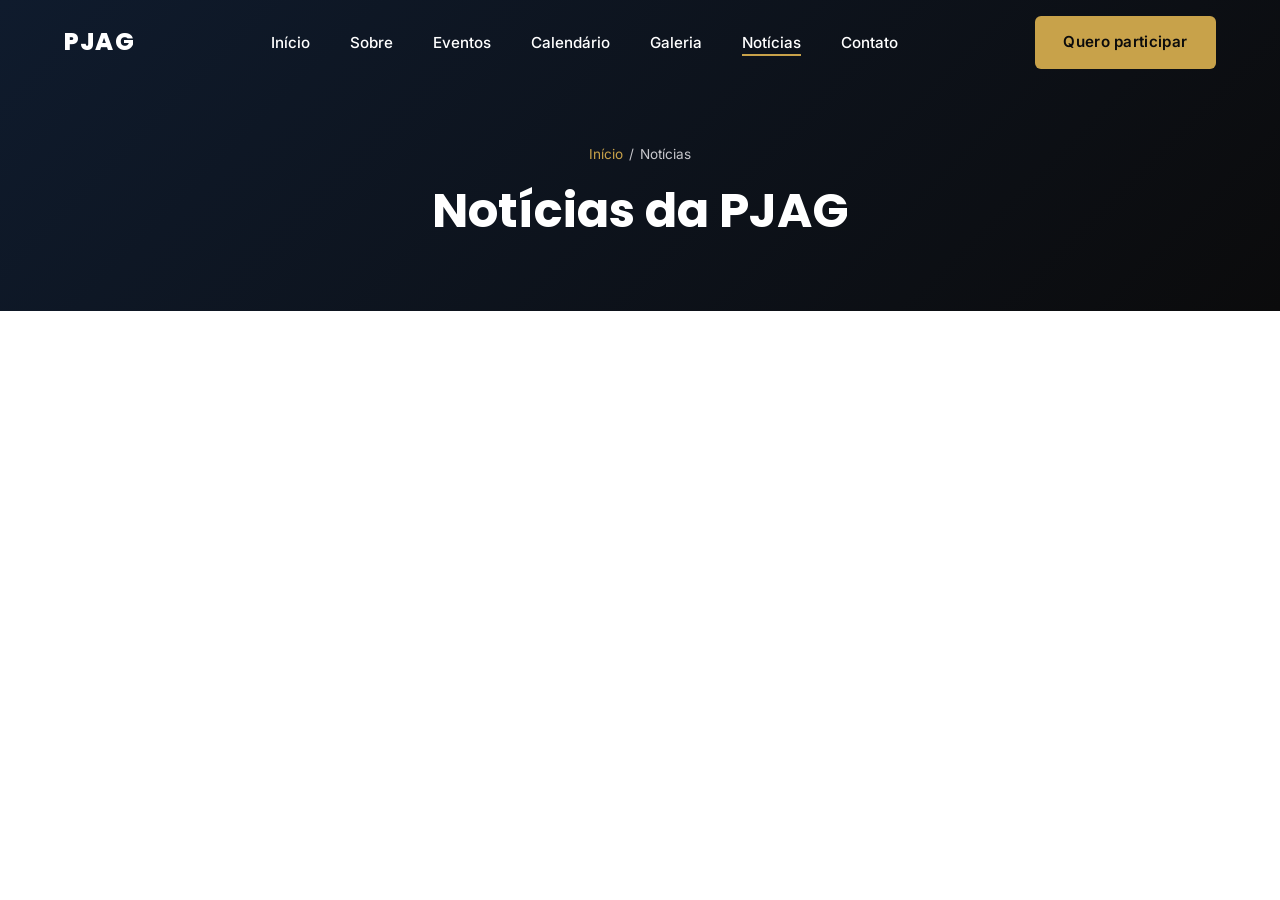
<file: ultimo teste, PJAG ARENA AI/pages/noticias.html>
<!DOCTYPE html>
<html lang="pt-BR">
<head>
<meta charset="UTF-8">
<meta name="viewport" content="width=device-width, initial-scale=1.0">
<title>Notícias — Pastoral Jovem Anjo da Guarda</title>
<meta name="description" content="Fique por dentro das notícias, comunicados e novidades da Pastoral Jovem Anjo da Guarda (PJAG).">
<meta name="theme-color" content="#0b0b0c">

<meta property="og:type" content="website">
<meta property="og:title" content="Notícias da PJAG">
<meta property="og:description" content="Comunicados e novidades da nossa pastoral.">
<meta property="og:locale" content="pt_BR">

<link rel="icon" type="image/svg+xml" href="data:image/svg+xml,%3Csvg xmlns='http://www.w3.org/2000/svg' viewBox='0 0 100 100'%3E%3Crect width='100' height='100' fill='%230b0b0c'/%3E%3Ctext x='50' y='62' font-size='42' fill='%23c8a24a' text-anchor='middle' font-family='Arial' font-weight='bold'%3EP%3C/text%3E%3C/svg%3E">

<link rel="preconnect" href="https://fonts.googleapis.com">
<link rel="preconnect" href="https://fonts.gstatic.com" crossorigin>
<link href="https://fonts.googleapis.com/css2?family=Poppins:wght@600;700;800&family=Inter:wght@400;500;600&display=swap" rel="stylesheet">

<link rel="stylesheet" href="../css/variables.css">
<link rel="stylesheet" href="../css/style.css">
<link rel="stylesheet" href="../css/header.css">
<link rel="stylesheet" href="../css/hero.css">
<link rel="stylesheet" href="../css/sections.css">
<link rel="stylesheet" href="../css/cards.css">
<link rel="stylesheet" href="../css/footer.css">
<link rel="stylesheet" href="../css/animations.css">
<link rel="stylesheet" href="../css/responsive.css">
</head>
<body>

<a href="#conteudo-principal" class="skip-link">Pular para o conteúdo</a>

<header class="header" id="header">
  <div class="container header__container">
    <a href="../index.html" class="logo" aria-label="PJAG - Página inicial">
      <span class="logo__text">PJAG</span>
    </a>
    <nav class="nav" aria-label="Navegação principal">
      <ul class="nav__list">
        <li><a href="../index.html" class="nav__link">Início</a></li>
        <li><a href="sobre.html" class="nav__link">Sobre</a></li>
        <li><a href="eventos.html" class="nav__link">Eventos</a></li>
        <li><a href="calendario.html" class="nav__link">Calendário</a></li>
        <li><a href="galeria.html" class="nav__link">Galeria</a></li>
        <li><a href="noticias.html" class="nav__link nav__link--active">Notícias</a></li>
        <li><a href="contato.html" class="nav__link">Contato</a></li>
      </ul>
    </nav>
    <a href="participar.html" class="btn btn--gold header__cta">Quero participar</a>
    <button class="menu-toggle" id="menuToggle" aria-label="Abrir menu" aria-expanded="false" aria-controls="mobileMenu">
      <span class="menu-toggle__bar"></span>
      <span class="menu-toggle__bar"></span>
      <span class="menu-toggle__bar"></span>
    </button>
  </div>
  <div class="mobile-menu" id="mobileMenu">
    <ul class="mobile-menu__list">
      <li><a href="../index.html" class="mobile-menu__link">Início</a></li>
      <li><a href="sobre.html" class="mobile-menu__link">Sobre</a></li>
      <li><a href="eventos.html" class="mobile-menu__link">Eventos</a></li>
      <li><a href="calendario.html" class="mobile-menu__link">Calendário</a></li>
      <li><a href="galeria.html" class="mobile-menu__link">Galeria</a></li>
      <li><a href="noticias.html" class="mobile-menu__link">Notícias</a></li>
      <li><a href="contato.html" class="mobile-menu__link">Contato</a></li>
    </ul>
    <a href="participar.html" class="btn btn--gold mobile-menu__cta">Quero participar</a>
  </div>
  <div class="mobile-menu__overlay" id="mobileMenuOverlay"></div>
</header>

<main id="conteudo-principal">

  <section class="page-hero">
    <div class="container">
      <nav class="page-hero__breadcrumb" aria-label="Breadcrumb">
        <a href="../index.html">Início</a> <span>/</span> <span>Notícias</span>
      </nav>
      <h1 class="page-hero__title">Notícias da PJAG</h1>
</file>
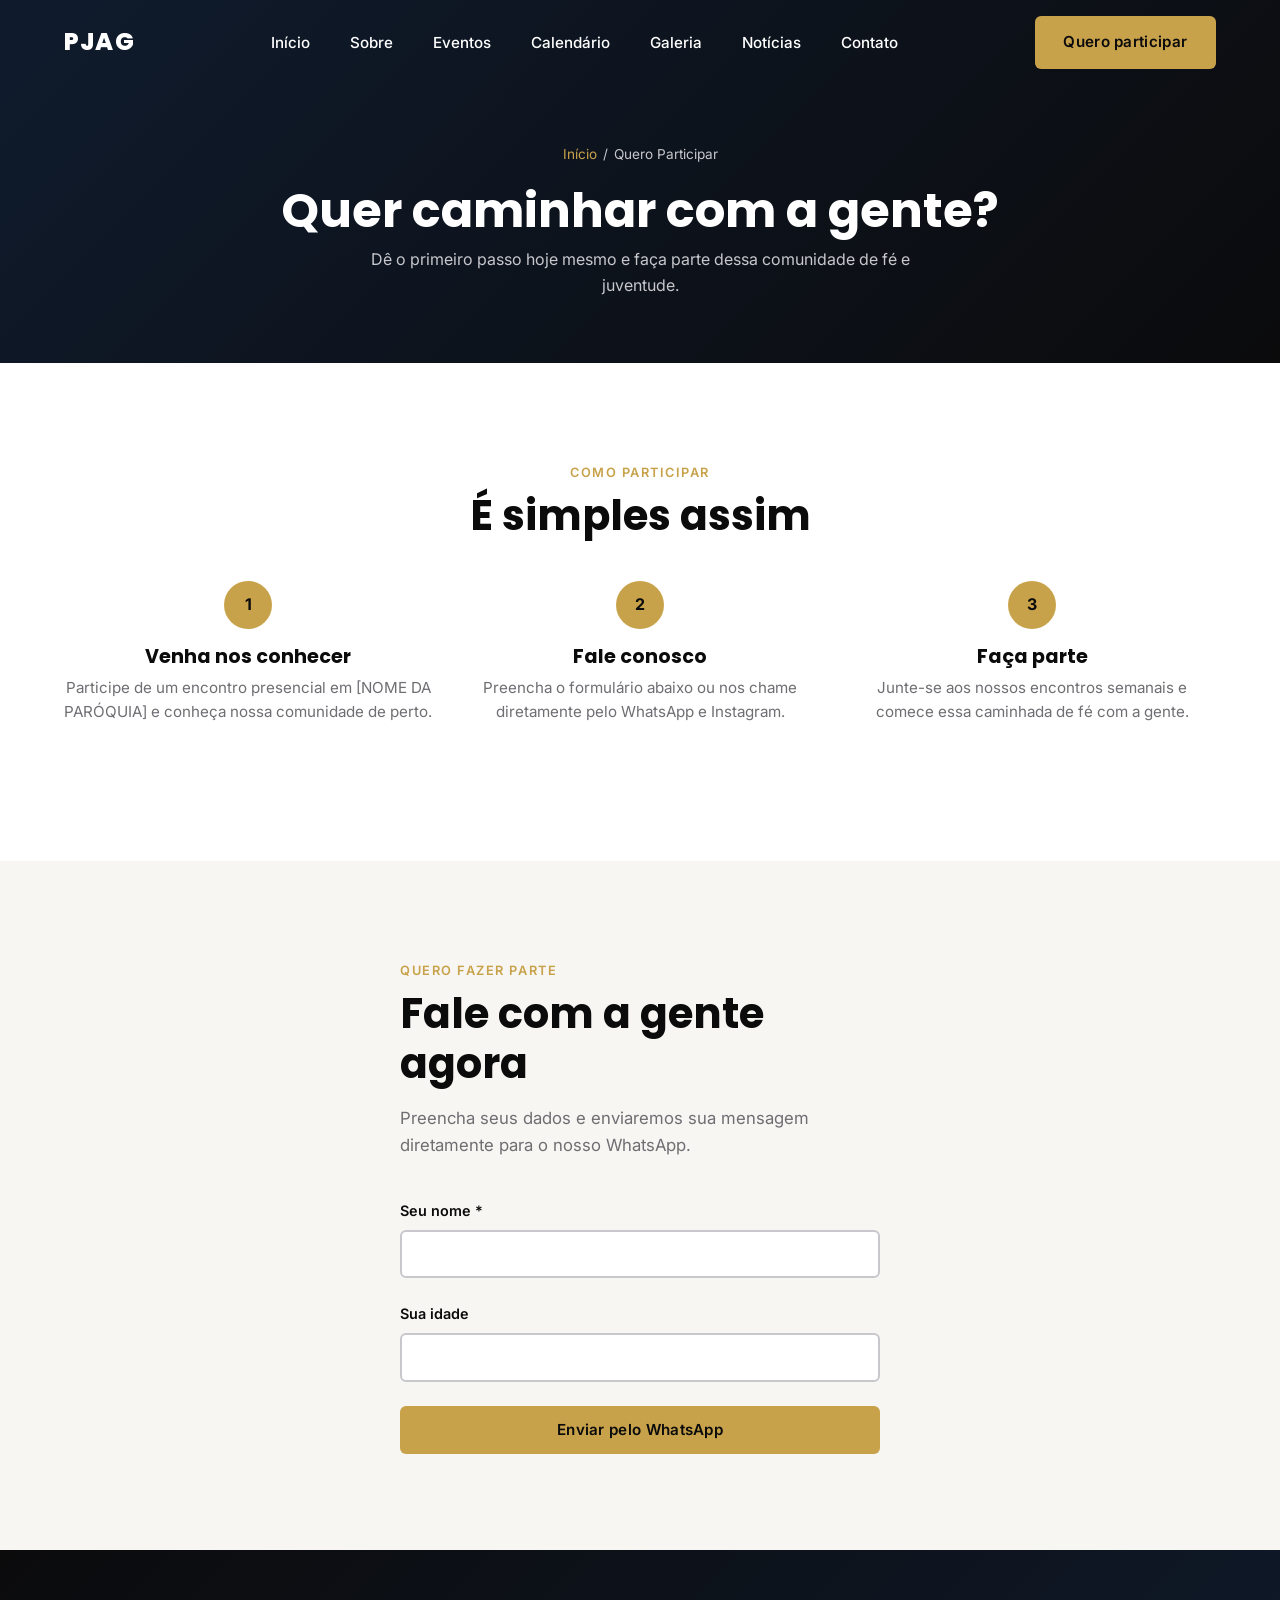
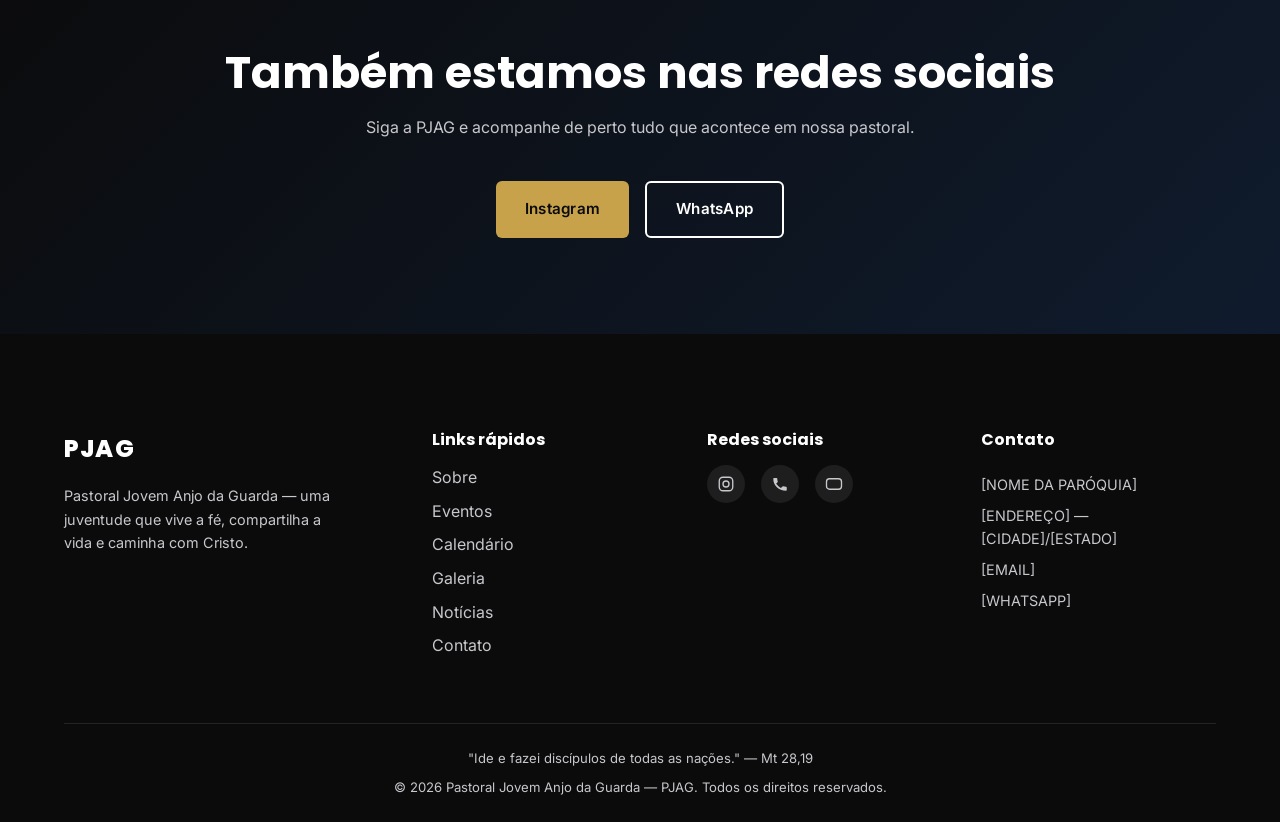
<file: ultimo teste, PJAG ARENA AI/pages/participar.html>
<!DOCTYPE html>
<html lang="pt-BR">
<head>
<meta charset="UTF-8">
<meta name="viewport" content="width=device-width, initial-scale=1.0">
<title>Quero Participar — Pastoral Jovem Anjo da Guarda</title>
<meta name="description" content="Saiba como participar da Pastoral Jovem Anjo da Guarda (PJAG) e fazer parte dessa caminhada de fé.">
<meta name="theme-color" content="#0b0b0c">

<meta property="og:type" content="website">
<meta property="og:title" content="Quero participar da PJAG">
<meta property="og:description" content="Dê o primeiro passo e faça parte da nossa comunidade.">
<meta property="og:locale" content="pt_BR">

<link rel="icon" type="image/svg+xml" href="data:image/svg+xml,%3Csvg xmlns='http://www.w3.org/2000/svg' viewBox='0 0 100 100'%3E%3Crect width='100' height='100' fill='%230b0b0c'/%3E%3Ctext x='50' y='62' font-size='42' fill='%23c8a24a' text-anchor='middle' font-family='Arial' font-weight='bold'%3EP%3C/text%3E%3C/svg%3E">

<link rel="preconnect" href="https://fonts.googleapis.com">
<link rel="preconnect" href="https://fonts.gstatic.com" crossorigin>
<link href="https://fonts.googleapis.com/css2?family=Poppins:wght@600;700;800&family=Inter:wght@400;500;600&display=swap" rel="stylesheet">

<link rel="stylesheet" href="../css/variables.css">
<link rel="stylesheet" href="../css/style.css">
<link rel="stylesheet" href="../css/header.css">
<link rel="stylesheet" href="../css/hero.css">
<link rel="stylesheet" href="../css/sections.css">
<link rel="stylesheet" href="../css/cards.css">
<link rel="stylesheet" href="../css/footer.css">
<link rel="stylesheet" href="../css/animations.css">
<link rel="stylesheet" href="../css/responsive.css">
</head>
<body>

<a href="#conteudo-principal" class="skip-link">Pular para o conteúdo</a>

<header class="header" id="header">
  <div class="container header__container">
    <a href="../index.html" class="logo" aria-label="PJAG - Página inicial">
      <span class="logo__text">PJAG</span>
    </a>
    <nav class="nav" aria-label="Navegação principal">
      <ul class="nav__list">
        <li><a href="../index.html" class="nav__link">Início</a></li>
        <li><a href="sobre.html" class="nav__link">Sobre</a></li>
        <li><a href="eventos.html" class="nav__link">Eventos</a></li>
        <li><a href="calendario.html" class="nav__link">Calendário</a></li>
        <li><a href="galeria.html" class="nav__link">Galeria</a></li>
        <li><a href="noticias.html" class="nav__link">Notícias</a></li>
        <li><a href="contato.html" class="nav__link">Contato</a></li>
      </ul>
    </nav>
    <a href="participar.html" class="btn btn--gold header__cta">Quero participar</a>
    <button class="menu-toggle" id="menuToggle" aria-label="Abrir menu" aria-expanded="false" aria-controls="mobileMenu">
      <span class="menu-toggle__bar"></span>
      <span class="menu-toggle__bar"></span>
      <span class="menu-toggle__bar"></span>
    </button>
  </div>
  <div class="mobile-menu" id="mobileMenu">
    <ul class="mobile-menu__list">
      <li><a href="../index.html" class="mobile-menu__link">Início</a></li>
      <li><a href="sobre.html" class="mobile-menu__link">Sobre</a></li>
      <li><a href="eventos.html" class="mobile-menu__link">Eventos</a></li>
      <li><a href="calendario.html" class="mobile-menu__link">Calendário</a></li>
      <li><a href="galeria.html" class="mobile-menu__link">Galeria</a></li>
      <li><a href="noticias.html" class="mobile-menu__link">Notícias</a></li>
      <li><a href="contato.html" class="mobile-menu__link">Contato</a></li>
    </ul>
    <a href="participar.html" class="btn btn--gold mobile-menu__cta">Quero participar</a>
  </div>
  <div class="mobile-menu__overlay" id="mobileMenuOverlay"></div>
</header>

<main id="conteudo-principal">

  <section class="page-hero">
    <div class="container">
      <nav class="page-hero__breadcrumb" aria-label="Breadcrumb">
        <a href="../index.html">Início</a> <span>/</span> <span>Quero Participar</span>
      </nav>
      <h1 class="page-hero__title">Quer caminhar com a gente?</h1>
      <p class="page-hero__subtitle">Dê o primeiro passo hoje mesmo e faça parte dessa comunidade de fé e juventude.</p>
    </div>
  </section>

  <section class="section">
    <div class="container" style="text-align:center;">
      <span class="section__eyebrow reveal">Como participar</span>
      <h2 class="section__title reveal">É simples assim</h2>

      <div class="participate__steps">
        <div class="step-card reveal">
          <span class="step-card__number">1</span>
          <h3 class="feature-card__title">Venha nos conhecer</h3>
          <p class="feature-card__text">Participe de um encontro presencial em [NOME DA PARÓQUIA] e conheça nossa comunidade de perto.</p>
        </div>
        <div class="step-card reveal">
          <span class="step-card__number">2</span>
          <h3 class="feature-card__title">Fale conosco</h3>
          <p class="feature-card__text">Preencha o formulário abaixo ou nos chame diretamente pelo WhatsApp e Instagram.</p>
        </div>
        <div class="step-card reveal">
          <span class="step-card__number">3</span>
          <h3 class="feature-card__title">Faça parte</h3>
          <p class="feature-card__text">Junte-se aos nossos encontros semanais e comece essa caminhada de fé com a gente.</p>
        </div>
      </div>
    </div>
  </section>

  <section class="section section--alt">
    <div class="container">
      <div class="participate-form-wrapper reveal">
        <span class="section__eyebrow">Quero fazer parte</span>
        <h2 class="section__title">Fale com a gente agora</h2>
        <p class="section__text">Preencha seus dados e enviaremos sua mensagem diretamente para o nosso WhatsApp.</p>

        <form id="participateForm" novalidate>
          <div class="form-group">
            <label class="form-label" for="participateName">Seu nome *</label>
            <input class="form-input" type="text" id="participateName" name="name" required>
          </div>
          <div class="form-group">
            <label class="form-label" for="participateAge">Sua idade</label>
            <input class="form-input" type="number" id="participateAge" name="age" min="1">
          </div>

          <button type="submit" class="btn btn--gold" style="width:100%;">Enviar pelo WhatsApp</button>
        </form>
      </div>
    </div>
  </section>

  <section class="section cta-final">
    <div class="container">
      <h2 class="cta-final__title reveal">Também estamos nas redes sociais</h2>
      <p class="cta-final__text reveal">Siga a PJAG e acompanhe de perto tudo que acontece em nossa pastoral.</p>
      <div class="hero__actions" style="justify-content:center;">
        <a href="https://instagram.com/[INSTAGRAM]" target="_blank" rel="noopener" class="btn btn--gold reveal">Instagram</a>
        <a href="https://wa.me/[WHATSAPP]" target="_blank" rel="noopener" class="btn btn--outline reveal">WhatsApp</a>
      </div>
    </div>
  </section>

</main>

<footer class="footer">
  <div class="container">
    <div class="footer__grid">
      <div class="footer__brand">
        <span class="logo__text">PJAG</span>
        <p class="footer__tagline">Pastoral Jovem Anjo da Guarda — uma juventude que vive a fé, compartilha a vida e caminha com Cristo.</p>
      </div>
      <div>
        <h3 class="footer__heading">Links rápidos</h3>
        <nav class="footer__links">
          <a href="sobre.html">Sobre</a>
          <a href="eventos.html">Eventos</a>
          <a href="calendario.html">Calendário</a>
          <a href="galeria.html">Galeria</a>
          <a href="noticias.html">Notícias</a>
          <a href="contato.html">Contato</a>
        </nav>
      </div>
      <div>
        <h3 class="footer__heading">Redes sociais</h3>
        <div class="footer__social">
          <a href="https://instagram.com/[INSTAGRAM]" target="_blank" rel="noopener" aria-label="Instagram">
            <svg viewBox="0 0 24 24" fill="none" stroke="currentColor" stroke-width="1.8"><rect x="3" y="3" width="18" height="18" rx="5"/><circle cx="12" cy="12" r="4"/></svg>
          </a>
          <a href="https://wa.me/[WHATSAPP]" target="_blank" rel="noopener" aria-label="WhatsApp">
            <svg viewBox="0 0 24 24" fill="currentColor"><path d="M6.6 10.8c1.4 2.8 3.8 5.2 6.6 6.6l2.2-2.2c.3-.3.7-.4 1-.2 1.1.4 2.3.6 3.6.6.6 0 1 .4 1 1V20c0 .6-.4 1-1 1C10.4 21 3 13.6 3 4.9c0-.6.4-1 1-1h3.4c.6 0 1 .4 1 1 0 1.3.2 2.5.6 3.6.1.3.1.7-.2 1l-2.2 2.3z"/></svg>
          </a>
          <a href="https://youtube.com/[YOUTUBE]" target="_blank" rel="noopener" aria-label="YouTube">
            <svg viewBox="0 0 24 24" fill="none" stroke="currentColor" stroke-width="1.8"><rect x="2" y="5" width="20" height="14" rx="4"/></svg>
          </a>
        </div>
      </div>
      <div class="footer__contact">
        <h3 class="footer__heading">Contato</h3>
        <span>[NOME DA PARÓQUIA]</span>
        <span>[ENDEREÇO] — [CIDADE]/[ESTADO]</span>
        <span>[EMAIL]</span>
        <span>[WHATSAPP]</span>
      </div>
    </div>
    <div class="footer__bottom">
      <p>"Ide e fazei discípulos de todas as nações." — Mt 28,19</p>
      <p>&copy; <span id="currentYear"></span> Pastoral Jovem Anjo da Guarda — PJAG. Todos os direitos reservados.</p>
    </div>
  </div>
</footer>

<script src="../js/events.js"></script>
<script src="../js/gallery.js"></script>
<script src="../js/participate.js"></script>
<script src="../js/animations.js"></script>
<script src="../js/menu.js"></script>
<script src="../js/script.js"></script>
</body>
</html>
</file>
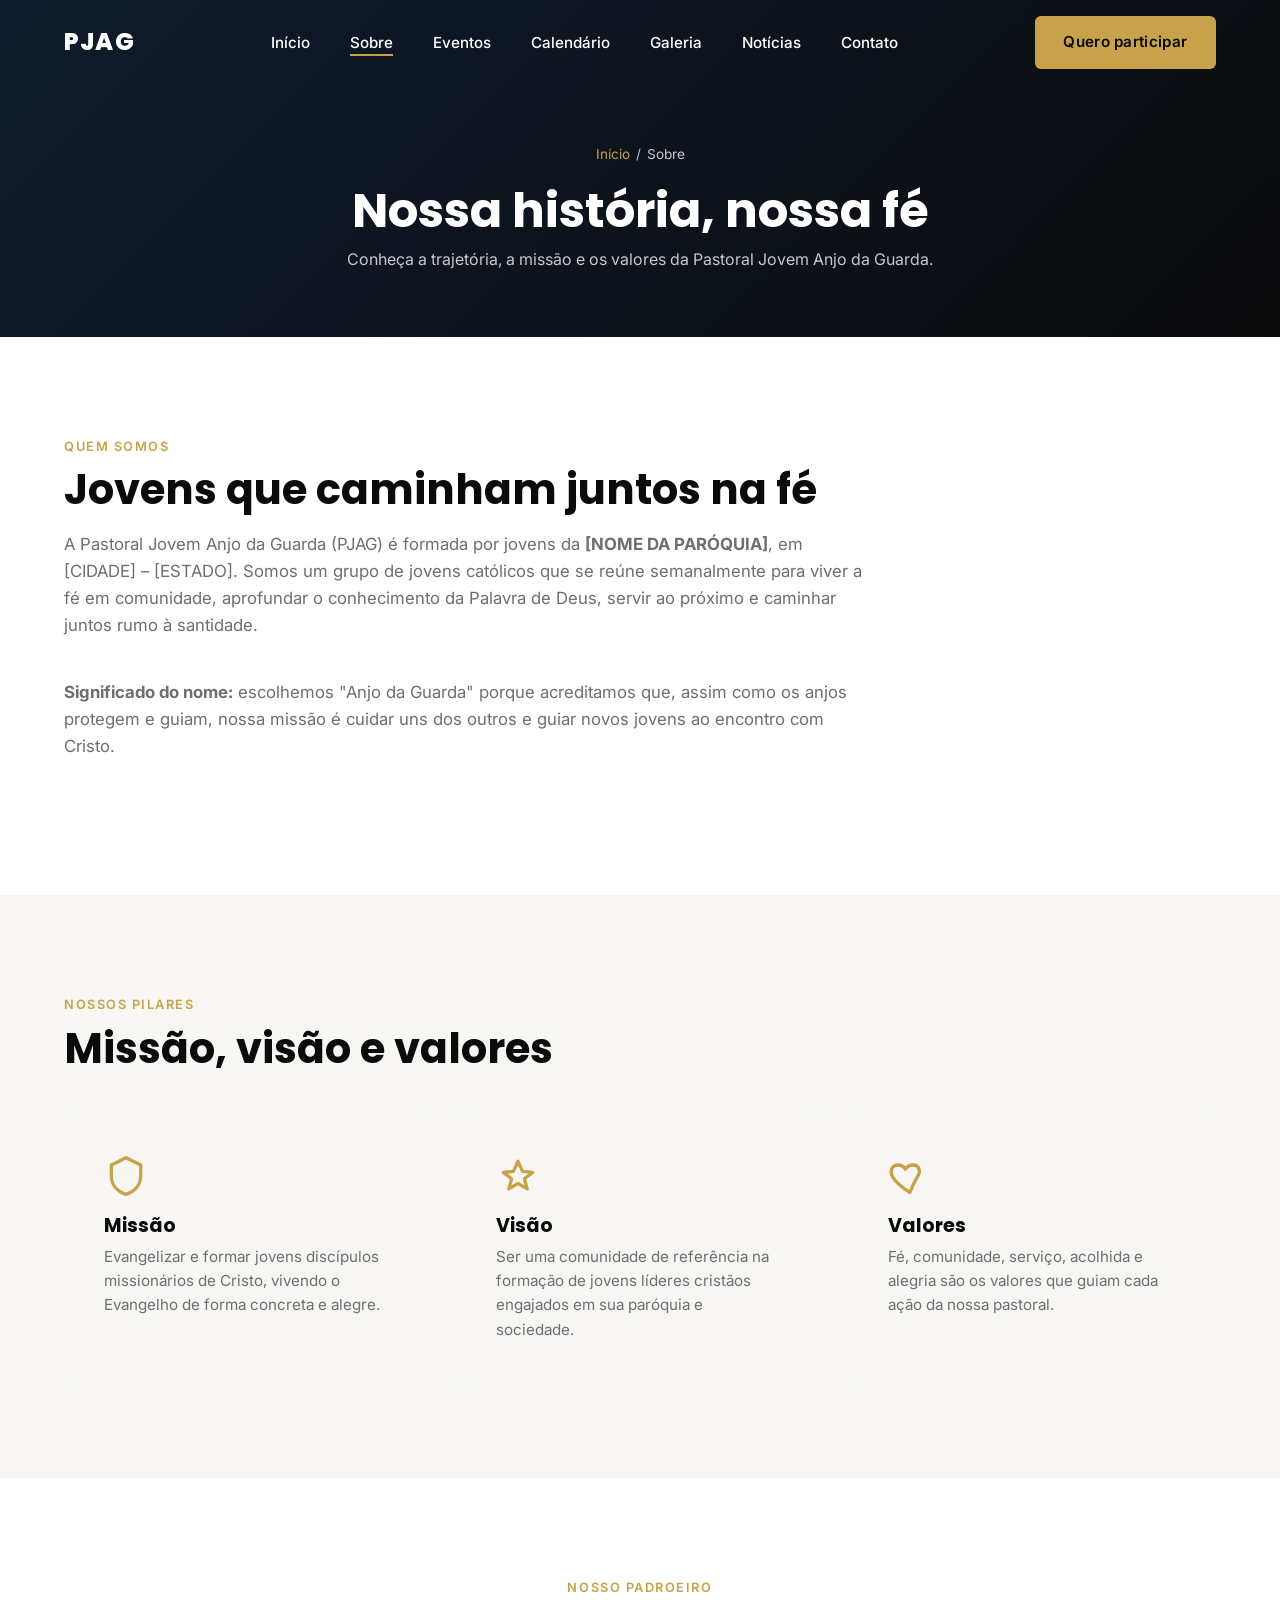
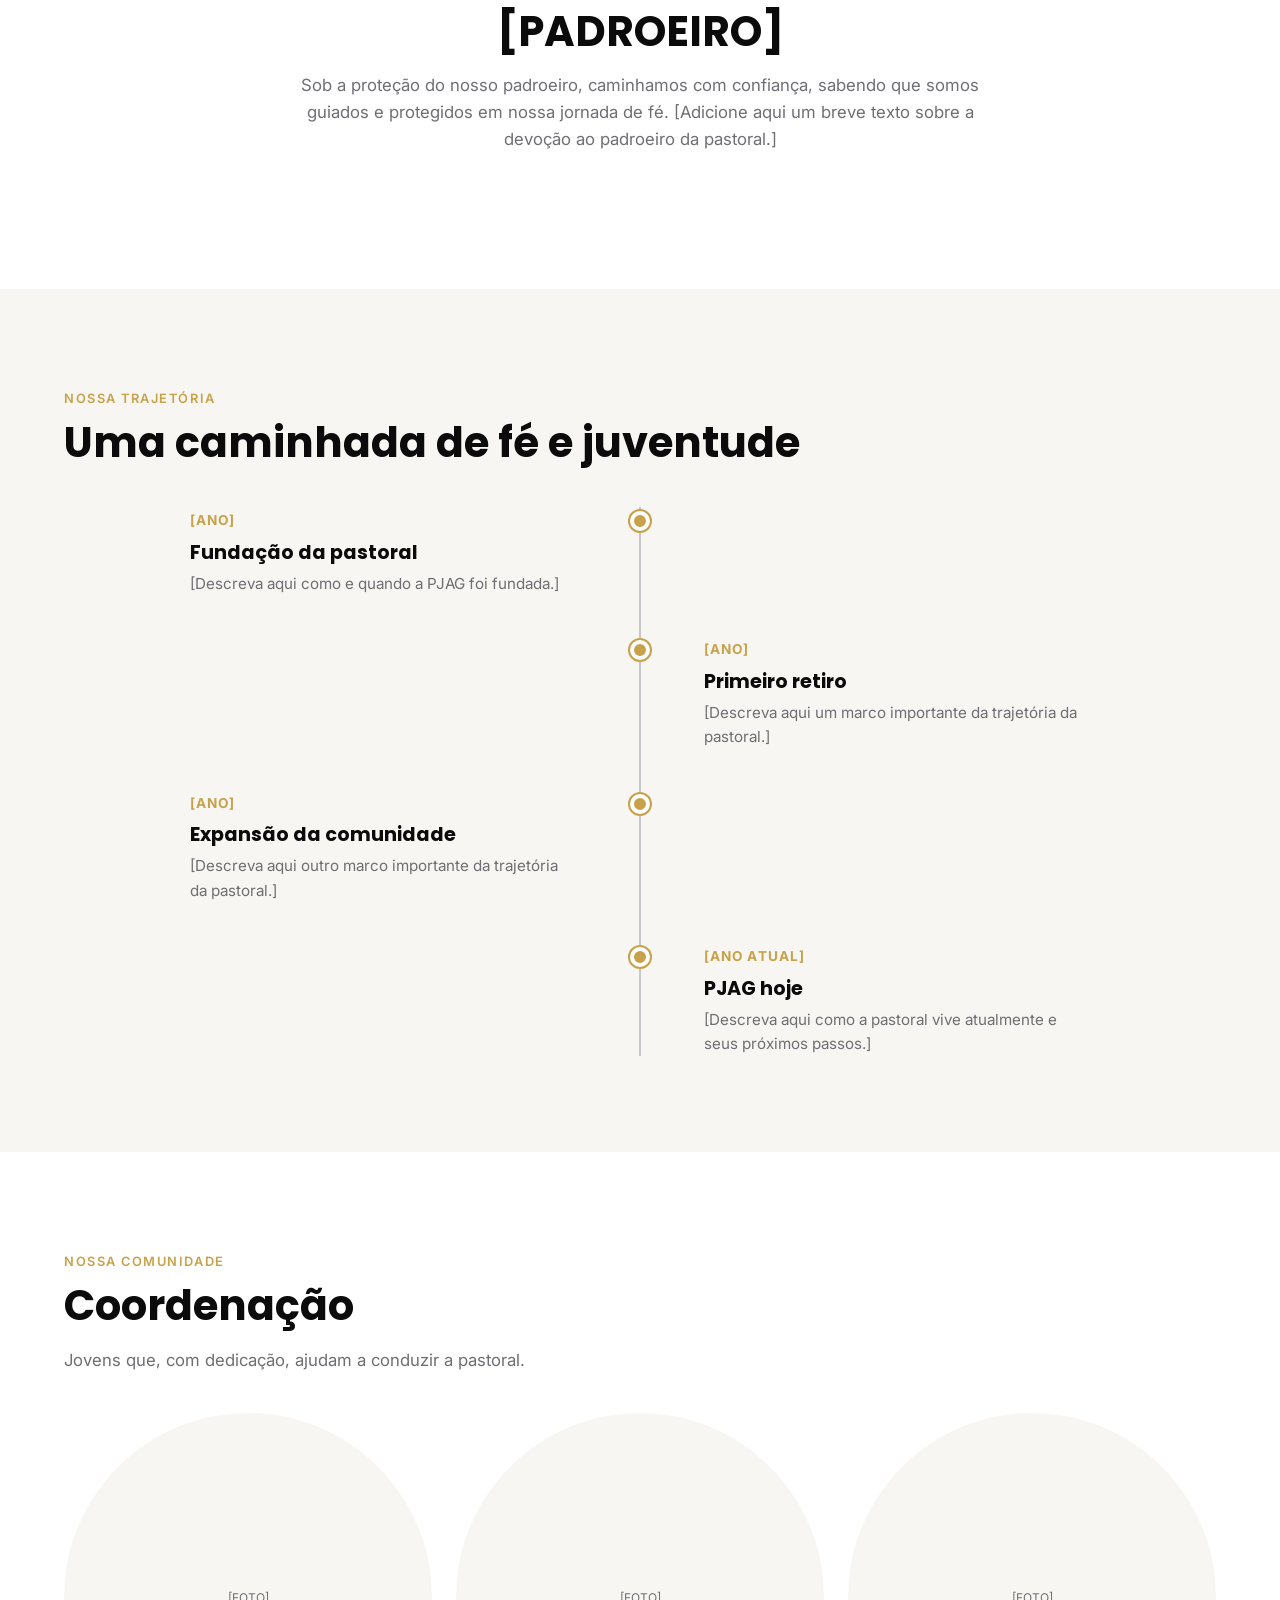
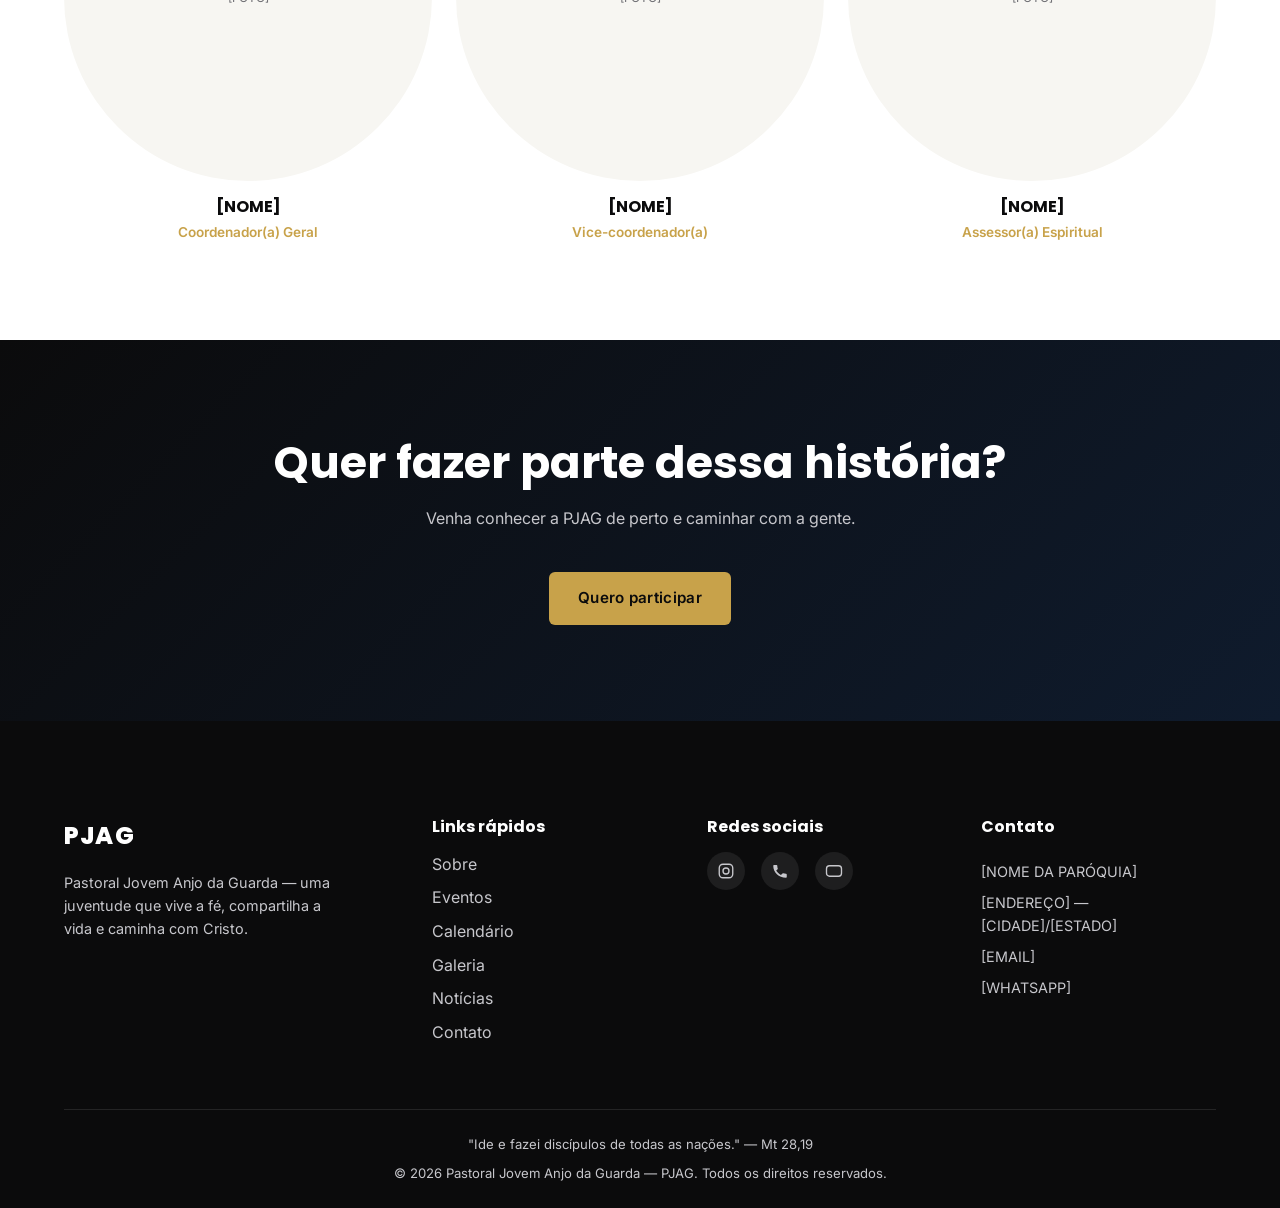
<file: ultimo teste, PJAG ARENA AI/pages/sobre.html>
<!DOCTYPE html>
<html lang="pt-BR">
<head>
<meta charset="UTF-8">
<meta name="viewport" content="width=device-width, initial-scale=1.0">
<title>Sobre a PJAG — Pastoral Jovem Anjo da Guarda</title>
<meta name="description" content="Conheça a história, missão, valores e padroeiro da Pastoral Jovem Anjo da Guarda (PJAG).">
<meta name="theme-color" content="#0b0b0c">

<meta property="og:type" content="website">
<meta property="og:title" content="Sobre a PJAG">
<meta property="og:description" content="Conheça a história, missão e valores da Pastoral Jovem Anjo da Guarda.">
<meta property="og:locale" content="pt_BR">

<link rel="icon" type="image/svg+xml" href="data:image/svg+xml,%3Csvg xmlns='http://www.w3.org/2000/svg' viewBox='0 0 100 100'%3E%3Crect width='100' height='100' fill='%230b0b0c'/%3E%3Ctext x='50' y='62' font-size='42' fill='%23c8a24a' text-anchor='middle' font-family='Arial' font-weight='bold'%3EP%3C/text%3E%3C/svg%3E">

<link rel="preconnect" href="https://fonts.googleapis.com">
<link rel="preconnect" href="https://fonts.gstatic.com" crossorigin>
<link href="https://fonts.googleapis.com/css2?family=Poppins:wght@600;700;800&family=Inter:wght@400;500;600&display=swap" rel="stylesheet">

<link rel="stylesheet" href="../css/variables.css">
<link rel="stylesheet" href="../css/style.css">
<link rel="stylesheet" href="../css/header.css">
<link rel="stylesheet" href="../css/hero.css">
<link rel="stylesheet" href="../css/sections.css">
<link rel="stylesheet" href="../css/cards.css">
<link rel="stylesheet" href="../css/footer.css">
<link rel="stylesheet" href="../css/animations.css">
<link rel="stylesheet" href="../css/responsive.css">
</head>
<body>

<a href="#conteudo-principal" class="skip-link">Pular para o conteúdo</a>

<header class="header" id="header">
  <div class="container header__container">
    <a href="../index.html" class="logo" aria-label="PJAG - Página inicial">
      <span class="logo__text">PJAG</span>
    </a>

    <nav class="nav" aria-label="Navegação principal">
      <ul class="nav__list">
        <li><a href="../index.html" class="nav__link">Início</a></li>
        <li><a href="sobre.html" class="nav__link nav__link--active">Sobre</a></li>
        <li><a href="eventos.html" class="nav__link">Eventos</a></li>
        <li><a href="calendario.html" class="nav__link">Calendário</a></li>
        <li><a href="galeria.html" class="nav__link">Galeria</a></li>
        <li><a href="noticias.html" class="nav__link">Notícias</a></li>
        <li><a href="contato.html" class="nav__link">Contato</a></li>
      </ul>
    </nav>

    <a href="participar.html" class="btn btn--gold header__cta">Quero participar</a>

    <button class="menu-toggle" id="menuToggle" aria-label="Abrir menu" aria-expanded="false" aria-controls="mobileMenu">
      <span class="menu-toggle__bar"></span>
      <span class="menu-toggle__bar"></span>
      <span class="menu-toggle__bar"></span>
    </button>
  </div>

  <div class="mobile-menu" id="mobileMenu">
    <ul class="mobile-menu__list">
      <li><a href="../index.html" class="mobile-menu__link">Início</a></li>
      <li><a href="sobre.html" class="mobile-menu__link">Sobre</a></li>
      <li><a href="eventos.html" class="mobile-menu__link">Eventos</a></li>
      <li><a href="calendario.html" class="mobile-menu__link">Calendário</a></li>
      <li><a href="galeria.html" class="mobile-menu__link">Galeria</a></li>
      <li><a href="noticias.html" class="mobile-menu__link">Notícias</a></li>
      <li><a href="contato.html" class="mobile-menu__link">Contato</a></li>
    </ul>
    <a href="participar.html" class="btn btn--gold mobile-menu__cta">Quero participar</a>
  </div>
  <div class="mobile-menu__overlay" id="mobileMenuOverlay"></div>
</header>

<main id="conteudo-principal">

  <section class="page-hero">
    <div class="container">
      <nav class="page-hero__breadcrumb" aria-label="Breadcrumb">
        <a href="../index.html">Início</a> <span>/</span> <span>Sobre</span>
      </nav>
      <h1 class="page-hero__title">Nossa história, nossa fé</h1>
      <p class="page-hero__subtitle">Conheça a trajetória, a missão e os valores da Pastoral Jovem Anjo da Guarda.</p>
    </div>
  </section>

  <section class="section" id="quem-somos">
    <div class="container">
      <span class="section__eyebrow reveal">Quem somos</span>
      <h2 class="section__title reveal">Jovens que caminham juntos na fé</h2>
      <p class="section__text reveal" style="max-width:800px;">
        A Pastoral Jovem Anjo da Guarda (PJAG) é formada por jovens da
        <strong>[NOME DA PARÓQUIA]</strong>, em [CIDADE] – [ESTADO]. Somos um
        grupo de jovens católicos que se reúne semanalmente para viver a fé
        em comunidade, aprofundar o conhecimento da Palavra de Deus, servir
        ao próximo e caminhar juntos rumo à santidade.
      </p>
      <p class="section__text reveal" style="max-width:800px;">
        <strong>Significado do nome:</strong> escolhemos "Anjo da Guarda"
        porque acreditamos que, assim como os anjos protegem e guiam,
        nossa missão é cuidar uns dos outros e guiar novos jovens ao
        encontro com Cristo.
      </p>
    </div>
  </section>

  <section class="section section--alt">
    <div class="container">
      <span class="section__eyebrow reveal">Nossos pilares</span>
      <h2 class="section__title reveal">Missão, visão e valores</h2>

      <div class="features-grid">
        <div class="feature-card reveal">
          <div class="feature-card__icon">
            <svg viewBox="0 0 24 24" fill="none" stroke="currentColor" stroke-width="1.8" stroke-linejoin="round"><path d="M12 2l8 4v6c0 5-3.5 8.5-8 10-4.5-1.5-8-5-8-10V6l8-4z"/></svg>
          </div>
          <h3 class="feature-card__title">Missão</h3>
          <p class="feature-card__text">Evangelizar e formar jovens discípulos missionários de Cristo, vivendo o Evangelho de forma concreta e alegre.</p>
        </div>
        <div class="feature-card reveal">
          <div class="feature-card__icon">
            <svg viewBox="0 0 24 24" fill="none" stroke="currentColor" stroke-width="1.8" stroke-linejoin="round"><path d="M12 4l2.5 5.5L20 10l-4.5 3.5L17 19l-5-3-5 3 1.5-5.5L4 10l5.5-.5L12 4z"/></svg>
          </div>
          <h3 class="feature-card__title">Visão</h3>
          <p class="feature-card__text">Ser uma comunidade de referência na formação de jovens líderes cristãos engajados em sua paróquia e sociedade.</p>
        </div>
        <div class="feature-card reveal">
          <div class="feature-card__icon">
            <svg viewBox="0 0 24 24" fill="none" stroke="currentColor" stroke-width="1.8" stroke-linejoin="round"><path d="M12 21s-7-4.35-9.5-8.5C.8 9.5 2 6 5.5 6c2 0 3.3 1.2 4 2.3C10.2 7.2 11.5 6 13.5 6 17 6 18.2 9.5 16 12.5 13.5 16.65 12 21 12 21z"/></svg>
          </div>
          <h3 class="feature-card__title">Valores</h3>
          <p class="feature-card__text">Fé, comunidade, serviço, acolhida e alegria são os valores que guiam cada ação da nossa pastoral.</p>
        </div>
      </div>
    </div>
  </section>

  <section class="section">
    <div class="container" style="text-align:center;">
      <span class="section__eyebrow reveal">Nosso padroeiro</span>
      <h2 class="section__title reveal">[PADROEIRO]</h2>
      <p class="section__text reveal" style="margin-left:auto;margin-right:auto;">
        Sob a proteção do nosso padroeiro, caminhamos com confiança,
        sabendo que somos guiados e protegidos em nossa jornada de fé.
        [Adicione aqui um breve texto sobre a devoção ao padroeiro da pastoral.]
      </p>
    </div>
  </section>

  <section class="section section--alt" id="historia">
    <div class="container">
      <span class="section__eyebrow reveal">Nossa trajetória</span>
      <h2 class="section__title reveal">Uma caminhada de fé e juventude</h2>

      <div class="timeline">
        <div class="timeline__item reveal">
          <div class="timeline__dot"></div>
          <span class="timeline__year">[ANO]</span>
          <h3 class="timeline__title">Fundação da pastoral</h3>
          <p class="timeline__text">[Descreva aqui como e quando a PJAG foi fundada.]</p>
        </div>
        <div class="timeline__item reveal">
          <div class="timeline__dot"></div>
          <span class="timeline__year">[ANO]</span>
          <h3 class="timeline__title">Primeiro retiro</h3>
          <p class="timeline__text">[Descreva aqui um marco importante da trajetória da pastoral.]</p>
        </div>
        <div class="timeline__item reveal">
          <div class="timeline__dot"></div>
          <span class="timeline__year">[ANO]</span>
          <h3 class="timeline__title">Expansão da comunidade</h3>
          <p class="timeline__text">[Descreva aqui outro marco importante da trajetória da pastoral.]</p>
        </div>
        <div class="timeline__item reveal">
          <div class="timeline__dot"></div>
          <span class="timeline__year">[ANO ATUAL]</span>
          <h3 class="timeline__title">PJAG hoje</h3>
          <p class="timeline__text">[Descreva aqui como a pastoral vive atualmente e seus próximos passos.]</p>
        </div>
      </div>
    </div>
  </section>

  <section class="section">
    <div class="container">
      <span class="section__eyebrow reveal">Nossa comunidade</span>
      <h2 class="section__title reveal">Coordenação</h2>
      <p class="section__text reveal">Jovens que, com dedicação, ajudam a conduzir a pastoral.</p>

      <div class="members-grid">
        <div class="member-card reveal">
          <div class="member-card__photo">[FOTO]</div>
          <h3 class="member-card__name">[NOME]</h3>
          <span class="member-card__role">Coordenador(a) Geral</span>
        </div>
        <div class="member-card reveal">
          <div class="member-card__photo">[FOTO]</div>
          <h3 class="member-card__name">[NOME]</h3>
          <span class="member-card__role">Vice-coordenador(a)</span>
        </div>
        <div class="member-card reveal">
          <div class="member-card__photo">[FOTO]</div>
          <h3 class="member-card__name">[NOME]</h3>
          <span class="member-card__role">Assessor(a) Espiritual</span>
        </div>
      </div>
    </div>
  </section>

  <section class="section cta-final">
    <div class="container">
      <h2 class="cta-final__title reveal">Quer fazer parte dessa história?</h2>
      <p class="cta-final__text reveal">Venha conhecer a PJAG de perto e caminhar com a gente.</p>
      <a href="participar.html" class="btn btn--gold reveal">Quero participar</a>
    </div>
  </section>

</main>

<footer class="footer">
  <div class="container">
    <div class="footer__grid">
      <div class="footer__brand">
        <span class="logo__text">PJAG</span>
        <p class="footer__tagline">Pastoral Jovem Anjo da Guarda — uma juventude que vive a fé, compartilha a vida e caminha com Cristo.</p>
      </div>

      <div>
        <h3 class="footer__heading">Links rápidos</h3>
        <nav class="footer__links">
          <a href="sobre.html">Sobre</a>
          <a href="eventos.html">Eventos</a>
          <a href="calendario.html">Calendário</a>
          <a href="galeria.html">Galeria</a>
          <a href="noticias.html">Notícias</a>
          <a href="contato.html">Contato</a>
        </nav>
      </div>

      <div>
        <h3 class="footer__heading">Redes sociais</h3>
        <div class="footer__social">
          <a href="https://instagram.com/[INSTAGRAM]" target="_blank" rel="noopener" aria-label="Instagram">
            <svg viewBox="0 0 24 24" fill="none" stroke="currentColor" stroke-width="1.8"><rect x="3" y="3" width="18" height="18" rx="5"/><circle cx="12" cy="12" r="4"/></svg>
          </a>
          <a href="https://wa.me/[WHATSAPP]" target="_blank" rel="noopener" aria-label="WhatsApp">
            <svg viewBox="0 0 24 24" fill="currentColor"><path d="M6.6 10.8c1.4 2.8 3.8 5.2 6.6 6.6l2.2-2.2c.3-.3.7-.4 1-.2 1.1.4 2.3.6 3.6.6.6 0 1 .4 1 1V20c0 .6-.4 1-1 1C10.4 21 3 13.6 3 4.9c0-.6.4-1 1-1h3.4c.6 0 1 .4 1 1 0 1.3.2 2.5.6 3.6.1.3.1.7-.2 1l-2.2 2.3z"/></svg>
          </a>
          <a href="https://youtube.com/[YOUTUBE]" target="_blank" rel="noopener" aria-label="YouTube">
            <svg viewBox="0 0 24 24" fill="none" stroke="currentColor" stroke-width="1.8"><rect x="2" y="5" width="20" height="14" rx="4"/></svg>
          </a>
        </div>
      </div>

      <div class="footer__contact">
        <h3 class="footer__heading">Contato</h3>
        <span>[NOME DA PARÓQUIA]</span>
        <span>[ENDEREÇO] — [CIDADE]/[ESTADO]</span>
        <span>[EMAIL]</span>
        <span>[WHATSAPP]</span>
      </div>
    </div>

    <div class="footer__bottom">
      <p>"Ide e fazei discípulos de todas as nações." — Mt 28,19</p>
      <p>&copy; <span id="currentYear"></span> Pastoral Jovem Anjo da Guarda — PJAG. Todos os direitos reservados.</p>
    </div>
  </div>
</footer>

<script src="../js/events.js"></script>
<script src="../js/gallery.js"></script>
<script src="../js/animations.js"></script>
<script src="../js/menu.js"></script>
<script src="../js/script.js"></script>
</body>
</html>
</file>
<file: ultimo teste, PJAG ARENA AI/css/variables.css>
:root {
  /* ===== CORES PRINCIPAIS ===== */
  --color-black: #0b0b0c;
  --color-black-soft: #18181b;
  --color-white: #ffffff;
  --color-offwhite: #f7f6f2;

  /* ===== CORES COMPLEMENTARES ===== */
  --color-gold: #c8a24a;
  --color-gold-light: #e3c877;
  --color-navy: #0f1b2d;
  --color-petrol: #13393c;
  --color-gray: #6e6e73;
  --color-gray-light: #c7c7cc;
  --color-beige: #e9e2d0;

  /* ===== TIPOGRAFIA ===== */
  --font-heading: 'Poppins', sans-serif;
  --font-body: 'Inter', sans-serif;

  /* ===== ESPAÇAMENTOS ===== */
  --space-xs: 0.5rem;
  --space-sm: 1rem;
  --space-md: 1.5rem;
  --space-lg: 2.5rem;
  --space-xl: 4rem;
  --space-2xl: 6rem;

  /* ===== LAYOUT ===== */
  --container-width: 1200px;
  --radius-sm: 6px;
  --radius-md: 12px;
  --radius-lg: 20px;

  /* ===== SOMBRAS ===== */
  --shadow-sm: 0 2px 8px rgba(0, 0, 0, 0.08);
  --shadow-md: 0 8px 24px rgba(0, 0, 0, 0.12);
  --shadow-lg: 0 16px 40px rgba(0, 0, 0, 0.18);

  /* ===== TRANSIÇÕES ===== */
  --transition-fast: 0.2s ease;
  --transition-base: 0.35s ease;
  --transition-slow: 0.6s ease;

  /* ===== Z-INDEX ===== */
  --z-header: 1000;
  --z-overlay: 1100;
  --z-modal: 1200;
}
</file>
<file: ultimo teste, PJAG ARENA AI/css/style.css>
/* ==========================
   RESET & BASE
========================== */
*, *::before, *::after { box-sizing: border-box; margin: 0; padding: 0; }

html { scroll-behavior: smooth; }

body {
  font-family: var(--font-body);
  color: var(--color-black);
  background-color: var(--color-white);
  line-height: 1.6;
  -webkit-font-smoothing: antialiased;
}

img { max-width: 100%; display: block; }
a { color: inherit; text-decoration: none; }
ul { list-style: none; }
button { font-family: inherit; cursor: pointer; border: none; background: none; }

h1, h2, h3, h4 {
  font-family: var(--font-heading);
  line-height: 1.2;
  font-weight: 700;
}

.container {
  width: 100%;
  max-width: var(--container-width);
  margin: 0 auto;
  padding: 0 var(--space-md);
}

/* ==========================
   ACESSIBILIDADE
========================== */
.skip-link {
  position: absolute;
  top: -100px;
  left: var(--space-sm);
  background: var(--color-gold);
  color: var(--color-black);
  padding: var(--space-xs) var(--space-sm);
  border-radius: var(--radius-sm);
  z-index: 2000;
  font-weight: 600;
  transition: top var(--transition-fast);
}
.skip-link:focus { top: var(--space-sm); }

:focus-visible {
  outline: 3px solid var(--color-gold);
  outline-offset: 3px;
}

.no-scroll { overflow: hidden; }

/* ==========================
   BOTÕES
========================== */
.btn {
  display: inline-flex;
  align-items: center;
  justify-content: center;
  gap: var(--space-xs);
  padding: 0.9rem 1.8rem;
  border-radius: var(--radius-sm);
  font-weight: 600;
  font-size: 0.95rem;
  letter-spacing: 0.02em;
  transition: transform var(--transition-fast), box-shadow var(--transition-fast), background var(--transition-fast), color var(--transition-fast);
  white-space: nowrap;
}

.btn--gold {
  background: var(--color-gold);
  color: var(--color-black);
}
.btn--gold:hover { background: var(--color-gold-light); transform: translateY(-2px); box-shadow: var(--shadow-md); }

.btn--outline {
  background: transparent;
  color: var(--color-white);
  border: 2px solid var(--color-white);
}
.btn--outline:hover { background: var(--color-white); color: var(--color-black); transform: translateY(-2px); }

.btn--outline.btn--dark {
  color: var(--color-black);
  border-color: var(--color-black);
}
.btn--outline.btn--dark:hover { background: var(--color-black); color: var(--color-white); }

/* ==========================
   UTILITÁRIOS DE SEÇÃO
========================== */
.section { padding: var(--space-2xl) 0; }
.section--alt { background: var(--color-offwhite); }

.section__eyebrow {
  display: inline-block;
  color: var(--color-gold);
  font-weight: 600;
  letter-spacing: 0.12em;
  text-transform: uppercase;
  font-size: 0.8rem;
  margin-bottom: var(--space-xs);
}
.section__title {
  font-size: clamp(1.8rem, 4vw, 2.6rem);
  margin-bottom: var(--space-sm);
}
.section__text {
  max-width: 680px;
  color: var(--color-gray);
  font-size: 1.05rem;
  margin-bottom: var(--space-lg);
}
.section__header { margin-bottom: var(--space-lg); }
.section__footer { margin-top: var(--space-lg); text-align: center; }
</file>
<file: ultimo teste, PJAG ARENA AI/css/header.css>
.header {
  position: fixed;
  top: 0; left: 0; right: 0;
  z-index: var(--z-header);
  background: transparent;
  padding: var(--space-sm) 0;
  transition: background var(--transition-base), box-shadow var(--transition-base), padding var(--transition-base);
}

.header--scrolled {
  background: rgba(11, 11, 12, 0.92);
  backdrop-filter: blur(8px);
  box-shadow: var(--shadow-md);
  padding: 0.6rem 0;
}

.header__container {
  display: flex;
  align-items: center;
  justify-content: space-between;
  gap: var(--space-md);
}

.logo__text {
  font-family: var(--font-heading);
  font-weight: 800;
  font-size: 1.5rem;
  color: var(--color-white);
  letter-spacing: 0.05em;
}

/* Navegação desktop (exibida via responsive.css) */
.nav { display: none; }
.nav__list { display: flex; gap: var(--space-lg); }
.nav__link {
  color: var(--color-white);
  font-weight: 500;
  font-size: 0.95rem;
  position: relative;
  padding-bottom: 4px;
}
.nav__link::after {
  content: '';
  position: absolute;
  left: 0; bottom: 0;
  width: 0; height: 2px;
  background: var(--color-gold);
  transition: width var(--transition-fast);
}
.nav__link:hover::after, .nav__link--active::after { width: 100%; }

.header__cta { display: none; }

/* Botão hambúrguer */
.menu-toggle {
  display: flex;
  flex-direction: column;
  justify-content: center;
  gap: 5px;
  width: 36px; height: 36px;
  z-index: var(--z-overlay);
}
.menu-toggle__bar {
  display: block;
  width: 100%; height: 2px;
  background: var(--color-white);
  transition: transform var(--transition-fast), opacity var(--transition-fast);
}
.menu-toggle.is-active .menu-toggle__bar:nth-child(1) { transform: translateY(7px) rotate(45deg); }
.menu-toggle.is-active .menu-toggle__bar:nth-child(2) { opacity: 0; }
.menu-toggle.is-active .menu-toggle__bar:nth-child(3) { transform: translateY(-7px) rotate(-45deg); }

/* Menu mobile */
.mobile-menu {
  position: fixed;
  top: 0; right: -100%;
  width: min(320px, 85%);
  height: 100vh;
  background: var(--color-black);
  z-index: var(--z-overlay);
  padding: var(--space-2xl) var(--space-lg) var(--space-lg);
  display: flex;
  flex-direction: column;
  gap: var(--space-xl);
  transition: right var(--transition-base);
}
.mobile-menu.is-open { right: 0; }
.mobile-menu__list { display: flex; flex-direction: column; gap: var(--space-md); }
.mobile-menu__link { color: var(--color-white); font-size: 1.1rem; font-weight: 500; }
.mobile-menu__cta { align-self: flex-start; }

.mobile-menu__overlay {
  position: fixed;
  inset: 0;
  background: rgba(0,0,0,0.6);
  opacity: 0;
  visibility: hidden;
  transition: opacity var(--transition-base);
  z-index: calc(var(--z-overlay) - 1);
}
.mobile-menu__overlay.is-open { opacity: 1; visibility: visible; }
</file>
<file: ultimo teste, PJAG ARENA AI/css/hero.css>
.hero {
  position: relative;
  min-height: 100vh;
  display: flex;
  align-items: center;
  overflow: hidden;
  color: var(--color-white);
}

.hero__media { position: absolute; inset: 0; z-index: 0; }

.hero__placeholder {
  width: 100%; height: 100%;
  display: flex;
  align-items: center;
  justify-content: center;
  background: linear-gradient(135deg, var(--color-navy), var(--color-black));
  color: var(--color-gray-light);
  font-weight: 600;
  text-align: center;
  padding: var(--space-md);
}

.hero__overlay {
  position: absolute; inset: 0;
  background: linear-gradient(180deg, rgba(0,0,0,0.55) 0%, rgba(0,0,0,0.75) 100%);
}

.hero__content { position: relative; z-index: 1; padding-top: var(--space-2xl); }

.hero__eyebrow {
  display: inline-block;
  text-transform: uppercase;
  letter-spacing: 0.2em;
  color: var(--color-gold);
  font-weight: 600;
  font-size: 0.85rem;
  margin-bottom: var(--space-sm);
}

.hero__title {
  font-size: clamp(2.2rem, 6vw, 4.2rem);
  margin-bottom: var(--space-md);
}

.hero__subtitle {
  font-size: clamp(1rem, 2vw, 1.25rem);
  max-width: 560px;
  margin-bottom: var(--space-lg);
  color: var(--color-gray-light);
}

.hero__actions { display: flex; flex-wrap: wrap; gap: var(--space-sm); }

.hero__scroll {
  position: absolute;
  bottom: var(--space-lg);
  left: 50%;
  transform: translateX(-50%);
  width: 26px; height: 42px;
  border: 2px solid var(--color-white);
  border-radius: 20px;
  z-index: 1;
}
.hero__scroll span {
  position: absolute;
  top: 8px; left: 50%;
  width: 4px; height: 4px;
  background: var(--color-gold);
  border-radius: 50%;
  transform: translateX(-50%);
  animation: scrollDot 1.6s infinite;
}
</file>
<file: ultimo teste, PJAG ARENA AI/css/sections.css>
/* ==========================
   QUEM SOMOS
========================== */
.features-grid {
  display: grid;
  grid-template-columns: 1fr;
  gap: var(--space-md);
  margin-top: var(--space-lg);
}
.feature-card {
  background: var(--color-offwhite);
  padding: var(--space-lg);
  border-radius: var(--radius-md);
  transition: transform var(--transition-base);
}
.feature-card:hover { transform: translateY(-6px); }
.feature-card__icon { width: 44px; height: 44px; color: var(--color-gold); margin-bottom: var(--space-sm); }
.feature-card__icon svg { width: 100%; height: 100%; }
.feature-card__title { font-size: 1.2rem; margin-bottom: var(--space-xs); }
.feature-card__text { color: var(--color-gray); font-size: 0.95rem; }

/* ==========================
   EVENTOS / NOTÍCIAS (grids de cards)
========================== */
.events-grid, .news-grid {
  display: grid;
  grid-template-columns: 1fr;
  gap: var(--space-md);
}
.events-empty {
  grid-column: 1 / -1;
  text-align: center;
  color: var(--color-gray);
  padding: var(--space-xl) 0;
}

/* ==========================
   HISTÓRIA (teaser - home)
========================== */
.history { background: var(--color-black); color: var(--color-white); }
.history__grid { display: grid; grid-template-columns: 1fr; gap: var(--space-lg); align-items: center; }
.history__image .hero__placeholder { min-height: 280px; border-radius: var(--radius-md); }
.history__text { color: var(--color-gray-light); margin: var(--space-sm) 0 var(--space-lg); }

/* ==========================
   GALERIA (grid)
========================== */
.gallery-grid {
  display: grid;
  grid-template-columns: repeat(2, 1fr);
  gap: var(--space-sm);
}
.gallery-grid--full { grid-template-columns: repeat(2, 1fr); }

/* ==========================
   AVISOS
========================== */
.notices-grid { display: grid; grid-template-columns: 1fr; gap: var(--space-md); margin-top: var(--space-lg); }
.notice-card {
  display: flex;
  gap: var(--space-md);
  padding: var(--space-md);
  border-left: 3px solid var(--color-gold);
  background: var(--color-white);
  border-radius: var(--radius-sm);
}
.notice-card__date { font-weight: 700; color: var(--color-gold); min-width: 70px; }
.notice-card__title { font-size: 1.05rem; margin-bottom: var(--space-xs); }
.notice-card__text { color: var(--color-gray); font-size: 0.92rem; }

/* ==========================
   ESPIRITUALIDADE
========================== */
.spirituality { background: var(--color-navy); color: var(--color-white); text-align: center; }
.spirituality__quote {
  font-family: var(--font-heading);
  font-size: clamp(1.3rem, 3vw, 2rem);
  max-width: 760px;
  margin: 0 auto var(--space-lg);
  font-style: italic;
}
.spirituality__patron { color: var(--color-gray-light); }

/* ==========================
   COMO PARTICIPAR
========================== */
.participate__steps {
  display: grid;
  grid-template-columns: 1fr;
  gap: var(--space-md);
  margin: var(--space-lg) 0;
}
.step-card { text-align: center; }
.step-card__number {
  display: inline-flex;
  align-items: center;
  justify-content: center;
  width: 48px; height: 48px;
  border-radius: 50%;
  background: var(--color-gold);
  color: var(--color-black);
  font-weight: 700;
  margin-bottom: var(--space-sm);
}

/* ==========================
   REDES SOCIAIS
========================== */
.social-grid {
  display: grid;
  grid-template-columns: repeat(2, 1fr);
  gap: var(--space-sm);
  margin-top: var(--space-lg);
}
.social-card {
  display: flex;
  flex-direction: column;
  align-items: center;
  gap: var(--space-xs);
  padding: var(--space-lg) var(--space-sm);
  background: var(--color-white);
  border-radius: var(--radius-md);
  color: var(--color-black);
  transition: transform var(--transition-base), background var(--transition-base);
}
.social-card:hover { transform: translateY(-4px); background: var(--color-gold); }
.social-card svg { width: 28px; height: 28px; }
.social-card span { font-weight: 600; font-size: 0.9rem; }

/* ==========================
   CTA FINAL
========================== */
.cta-final {
  background: linear-gradient(135deg, var(--color-black), var(--color-navy));
  color: var(--color-white);
  text-align: center;
}
.cta-final__title { font-size: clamp(1.8rem, 4vw, 2.8rem); margin-bottom: var(--space-sm); }
.cta-final__text {
  color: var(--color-gray-light);
  margin: 0 auto var(--space-lg);
  max-width: 600px;
}

/* ==========================
   BANNER DE PÁGINA INTERNA
========================== */
.page-hero {
  background: linear-gradient(135deg, var(--color-navy), var(--color-black));
  color: var(--color-white);
  padding: calc(var(--space-2xl) + 3rem) 0 var(--space-xl);
  text-align: center;
}
.page-hero__breadcrumb {
  display: flex;
  justify-content: center;
  gap: 6px;
  font-size: 0.85rem;
  color: var(--color-gray-light);
  margin-bottom: var(--space-sm);
}
.page-hero__breadcrumb a { color: var(--color-gold); }
.page-hero__breadcrumb a:hover { text-decoration: underline; }
.page-hero__title { font-size: clamp(2rem, 5vw, 3rem); margin-bottom: var(--space-xs); }
.page-hero__subtitle { color: var(--color-gray-light); max-width: 600px; margin: 0 auto; }

/* ==========================
   TIMELINE
========================== */
.timeline {
  position: relative;
  padding-left: 40px;
  margin-top: var(--space-lg);
}
.timeline::before {
  content: '';
  position: absolute;
  left: 9px; top: 0; bottom: 0;
  width: 2px;
  background: var(--color-gray-light);
}
.timeline__item { position: relative; padding-bottom: var(--space-lg); }
.timeline__item:last-child { padding-bottom: 0; }
.timeline__dot {
  position: absolute;
  left: -40px; top: 4px;
  width: 20px; height: 20px;
  border-radius: 50%;
  background: var(--color-gold);
  border: 4px solid var(--color-white);
  box-shadow: 0 0 0 2px var(--color-gold);
}
.timeline__year {
  color: var(--color-gold);
  font-weight: 700;
  font-size: 0.85rem;
  text-transform: uppercase;
  letter-spacing: 0.08em;
}
.timeline__title { margin: var(--space-xs) 0; font-size: 1.2rem; }
.timeline__text { color: var(--color-gray); font-size: 0.95rem; }

/* ==========================
   CONTATO — LAYOUT
========================== */
.contact-grid {
  display: grid;
  grid-template-columns: 1fr;
  gap: var(--space-xl);
}

/* ==========================
   PARTICIPAR — FORMULÁRIO CENTRALIZADO
========================== */
.participate-form-wrapper {
  max-width: 480px;
  margin: 0 auto;
  text-align: left;
}
</file>
<file: ultimo teste, PJAG ARENA AI/css/cards.css>
/* ==========================
   CARD DE EVENTO / CARD DE NOTÍCIA
   (compartilham a mesma base visual — componente reutilizado)
========================== */
.event-card, .news-card {
  background: var(--color-white);
  border-radius: var(--radius-md);
  overflow: hidden;
  box-shadow: var(--shadow-sm);
  transition: transform var(--transition-base), box-shadow var(--transition-base);
}
.event-card:hover, .news-card:hover { transform: translateY(-6px); box-shadow: var(--shadow-md); }

.event-card__image, .news-card__image { position: relative; height: 180px; background: var(--color-offwhite); }
.event-card__placeholder, .news-card__placeholder {
  display: flex; align-items: center; justify-content: center;
  height: 100%; color: var(--color-gray); font-size: 0.85rem; text-align: center; padding: var(--space-sm);
}
.event-card__category, .news-card__category {
  position: absolute;
  top: var(--space-xs); left: var(--space-xs);
  background: var(--color-gold);
  color: var(--color-black);
  font-size: 0.75rem;
  font-weight: 700;
  padding: 4px 10px;
  border-radius: var(--radius-sm);
}

.event-card__body, .news-card__body { padding: var(--space-md); }
.event-card__meta {
  display: flex; gap: var(--space-sm);
  font-size: 0.82rem; color: var(--color-gold);
  font-weight: 600; margin-bottom: var(--space-xs);
}
.news-card__date {
  display: block;
  font-size: 0.82rem; color: var(--color-gold);
  font-weight: 600; margin-bottom: var(--space-xs);
}
.event-card__title, .news-card__title { font-size: 1.15rem; margin-bottom: var(--space-xs); }
.event-card__location { color: var(--color-gray); font-size: 0.88rem; margin-bottom: var(--space-sm); }
.event-card__description, .news-card__excerpt { color: var(--color-gray); font-size: 0.9rem; margin-bottom: var(--space-sm); }
.event-card__link, .news-card__link { color: var(--color-black); font-weight: 600; font-size: 0.9rem; }
.event-card__link:hover, .news-card__link:hover { color: var(--color-gold); }

/* ==========================
   GALERIA — ITEM
========================== */
.gallery-item {
  position: relative;
  aspect-ratio: 1 / 1;
  border-radius: var(--radius-sm);
  overflow: hidden;
  background: var(--color-offwhite);
  width: 100%;
}
.gallery-item__placeholder {
  display: flex; align-items: center; justify-content: center;
  height: 100%; color: var(--color-gray); font-size: 0.8rem;
}
.gallery-item__caption {
  position: absolute; bottom: 0; left: 0; right: 0;
  background: linear-gradient(180deg, transparent, rgba(0,0,0,0.75));
  color: var(--color-white);
  font-size: 0.78rem;
  padding: var(--space-sm) var(--space-xs) var(--space-xs);
  opacity: 0;
  transition: opacity var(--transition-fast);
}
.gallery-item:hover .gallery-item__caption,
.gallery-item:focus-visible .gallery-item__caption { opacity: 1; }

/* ==========================
   LIGHTBOX
========================== */
.lightbox {
  position: fixed; inset: 0;
  background: rgba(0,0,0,0.92);
  display: flex; align-items: center; justify-content: center;
  z-index: var(--z-modal);
  opacity: 0; visibility: hidden;
  transition: opacity var(--transition-base);
  padding: var(--space-md);
}
.lightbox.is-open { opacity: 1; visibility: visible; }
.lightbox__content { position: relative; width: min(700px, 100%); text-align: center; color: var(--color-white); }
.lightbox__placeholder {
  background: var(--color-black-soft);
  min-height: 300px;
  display: flex; align-items: center; justify-content: center;
  border-radius: var(--radius-md);
  color: var(--color-gray-light);
  margin-bottom: var(--space-sm);
}
.lightbox__close, .lightbox__prev, .lightbox__next {
  position: absolute;
  color: var(--color-white);
  width: 40px; height: 40px;
  display: flex; align-items: center; justify-content: center;
  background: rgba(255,255,255,0.12);
  border-radius: 50%;
  transition: background var(--transition-fast), color var(--transition-fast);
}
.lightbox__close:hover, .lightbox__prev:hover, .lightbox__next:hover { background: var(--color-gold); color: var(--color-black); }
.lightbox__close { top: -50px; right: 0; }
.lightbox__prev { left: var(--space-xs); top: 40%; }
.lightbox__next { right: var(--space-xs); top: 40%; }

/* ==========================
   BOTÕES DE FILTRO
   Usado em: pages/eventos.html, pages/galeria.html, pages/noticias.html
========================== */
.filter-buttons {
  display: flex;
  flex-wrap: wrap;
  gap: var(--space-xs);
  justify-content: center;
  margin-bottom: var(--space-lg);
}
.filter-btn {
  padding: 0.6rem 1.4rem;
  border-radius: 999px;
  border: 2px solid var(--color-gray-light);
  background: transparent;
  color: var(--color-gray);
  font-weight: 600;
  font-size: 0.85rem;
  transition: border-color var(--transition-fast), color var(--transition-fast), background var(--transition-fast);
}
.filter-btn:hover { border-color: var(--color-gold); color: var(--color-black); }
.filter-btn.is-active { background: var(--color-gold); border-color: var(--color-gold); color: var(--color-black); }

/* ==========================
   CARD DE MEMBRO (Coordenação)
   Usado em: pages/sobre.html
========================== */
.members-grid {
  display: grid;
  grid-template-columns: repeat(2, 1fr);
  gap: var(--space-md);
  margin-top: var(--space-lg);
}
.member-card { text-align: center; }
.member-card__photo {
  aspect-ratio: 1 / 1;
  background: var(--color-offwhite);
  border-radius: 50%;
  display: flex;
  align-items: center;
  justify-content: center;
  color: var(--color-gray);
  font-size: 0.75rem;
  margin-bottom: var(--space-sm);
}
.member-card__name { font-size: 1rem; margin-bottom: 2px; }
.member-card__role { color: var(--color-gold); font-size: 0.85rem; font-weight: 600; }

/* ==========================
   FORMULÁRIOS
   Usado em: pages/contato.html, pages/participar.html
========================== */
.form-group { margin-bottom: var(--space-md); text-align: left; }
.form-label {
  display: block;
  font-weight: 600;
  font-size: 0.9rem;
  margin-bottom: var(--space-xs);
}
.form-input, .form-textarea {
  width: 100%;
  padding: 0.8rem 1rem;
  border: 2px solid var(--color-gray-light);
  border-radius: var(--radius-sm);
  font-family: var(--font-body);
  font-size: 0.95rem;
  background: var(--color-white);
  transition: border-color var(--transition-fast);
}
.form-input:focus, .form-textarea:focus { border-color: var(--color-gold); }
.form-textarea { resize: vertical; min-height: 120px; }
.form-input.has-error, .form-textarea.has-error { border-color: #c0392b; }

.form-feedback {
  margin-top: var(--space-sm);
  padding: var(--space-sm);
  border-radius: var(--radius-sm);
  font-size: 0.9rem;
  font-weight: 600;
  display: none;
}
.form-feedback--success { display: block; background: #e4f6ea; color: #1e7e42; }
.form-feedback--error { display: block; background: #fbe7e5; color: #c0392b; }

/* ==========================
   CONTATO — INFORMAÇÕES
========================== */
.contact-info-list { display: flex; flex-direction: column; gap: var(--space-md); }
.contact-info-item { display: flex; gap: var(--space-sm); align-items: flex-start; }
.contact-info-item__icon {
  width: 42px; height: 42px;
  flex-shrink: 0;
  display: flex; align-items: center; justify-content: center;
  background: var(--color-offwhite);
  border-radius: 50%;
  color: var(--color-gold);
}
.contact-info-item__icon svg { width: 20px; height: 20px; }
.contact-info-item__title { font-weight: 700; font-size: 0.95rem; margin-bottom: 2px; }
.contact-info-item__text { color: var(--color-gray); font-size: 0.9rem; }
.contact-info-item__text a:hover { color: var(--color-gold); }

.map-placeholder {
  margin-top: var(--space-lg);
  min-height: 240px;
  background: var(--color-offwhite);
  border-radius: var(--radius-md);
  display: flex;
  align-items: center;
  justify-content: center;
  color: var(--color-gray);
  font-size: 0.9rem;
  text-align: center;
  padding: var(--space-md);
}
</file>
<file: ultimo teste, PJAG ARENA AI/css/footer.css>
.footer { background: var(--color-black); color: var(--color-gray-light); padding: var(--space-2xl) 0 var(--space-md); }

.footer__grid {
  display: grid;
  grid-template-columns: 1fr;
  gap: var(--space-lg);
  margin-bottom: var(--space-xl);
}

.footer__brand .logo__text { color: var(--color-white); }
.footer__tagline { margin-top: var(--space-sm); font-size: 0.9rem; max-width: 280px; }

.footer__heading { color: var(--color-white); font-size: 1rem; margin-bottom: var(--space-sm); }
.footer__links { display: flex; flex-direction: column; gap: var(--space-xs); }
.footer__links a:hover { color: var(--color-gold); }

.footer__social { display: flex; gap: var(--space-sm); }
.footer__social a {
  width: 38px; height: 38px;
  display: flex; align-items: center; justify-content: center;
  background: rgba(255,255,255,0.08);
  border-radius: 50%;
  transition: background var(--transition-fast), color var(--transition-fast);
}
.footer__social a:hover { background: var(--color-gold); color: var(--color-black); }
.footer__social svg { width: 18px; height: 18px; }

.footer__contact { font-size: 0.9rem; display: flex; flex-direction: column; gap: var(--space-xs); }

.footer__bottom {
  border-top: 1px solid rgba(255,255,255,0.1);
  padding-top: var(--space-md);
  display: flex; flex-direction: column; gap: var(--space-xs);
  text-align: center;
  font-size: 0.82rem;
}
</file>
<file: ultimo teste, PJAG ARENA AI/css/animations.css>
@keyframes scrollDot {
  0% { opacity: 1; top: 8px; }
  100% { opacity: 0; top: 24px; }
}

.reveal {
  opacity: 0;
  transform: translateY(24px);
  transition: opacity var(--transition-slow), transform var(--transition-slow);
}
.reveal.is-visible { opacity: 1; transform: translateY(0); }

/* Respeita usuários que preferem menos movimento */
@media (prefers-reduced-motion: reduce) {
  html { scroll-behavior: auto; }
  .reveal { opacity: 1 !important; transform: none !important; transition: none !important; }
  .hero__scroll span { animation: none; }
  *, *::before, *::after {
    animation-duration: 0.01ms !important;
    animation-iteration-count: 1 !important;
    transition-duration: 0.01ms !important;
  }
}
</file>
<file: ultimo teste, PJAG ARENA AI/css/responsive.css>
/* ==========================
   TABLET (>= 768px)
========================== */
@media (min-width: 768px) {
  .features-grid { grid-template-columns: repeat(3, 1fr); }
  .events-grid, .news-grid { grid-template-columns: repeat(2, 1fr); }
  .gallery-grid { grid-template-columns: repeat(3, 1fr); }
  .gallery-grid--full { grid-template-columns: repeat(3, 1fr); }
  .social-grid { grid-template-columns: repeat(3, 1fr); }
  .participate__steps { grid-template-columns: repeat(3, 1fr); }
  .history__grid { grid-template-columns: 1fr 1fr; }
  .footer__grid { grid-template-columns: 1.4fr 1fr 1fr 1fr; }
  .members-grid { grid-template-columns: repeat(3, 1fr); }
}

/* ==========================
   DESKTOP (>= 1024px)
========================== */
@media (min-width: 1024px) {
  .nav { display: block; }
  .header__cta { display: inline-flex; }
  .menu-toggle { display: none; }
  .mobile-menu, .mobile-menu__overlay { display: none; }

  .events-grid, .news-grid { grid-template-columns: repeat(3, 1fr); }
  .gallery-grid { grid-template-columns: repeat(4, 1fr); }
  .gallery-grid--full { grid-template-columns: repeat(5, 1fr); }
  .social-grid { grid-template-columns: repeat(5, 1fr); }

  .contact-grid { grid-template-columns: 1fr 1.3fr; }

  /* Timeline em layout alternado (esquerda/direita) */
  .timeline {
    padding-left: 0;
    max-width: 900px;
    margin-left: auto;
    margin-right: auto;
  }
  .timeline::before { left: 50%; transform: translateX(-50%); }
  .timeline__item {
    width: 50%;
    padding-right: var(--space-xl);
  }
  .timeline__item:nth-child(even) {
    margin-left: 50%;
    padding-right: 0;
    padding-left: var(--space-xl);
  }
  .timeline__item:nth-child(odd) .timeline__dot { left: auto; right: -10px; }
  .timeline__item:nth-child(even) .timeline__dot { left: -10px; }
}

/* ==========================
   TELAS GRANDES (>= 1440px)
========================== */
@media (min-width: 1440px) {
  :root { --container-width: 1320px; }
}
</file>
<file: ultimo teste, PJAG ARENA AI/css/calendar.css>
/* ==========================
   CALENDÁRIO
   Usado em: pages/calendario.html
========================== */

.calendar {
  background: var(--color-white);
  border-radius: var(--radius-md);
  box-shadow: var(--shadow-sm);
  padding: var(--space-lg);
  max-width: 440px;
  margin: 0 auto var(--space-xl);
}

.calendar-header {
  display: flex;
  align-items: center;
  justify-content: space-between;
  margin-bottom: var(--space-md);
}

.calendar-nav-btn {
  width: 36px; height: 36px;
  border-radius: 50%;
  display: flex;
  align-items: center;
  justify-content: center;
  background: var(--color-offwhite);
  color: var(--color-black);
  transition: background var(--transition-fast), color var(--transition-fast);
}
.calendar-nav-btn:hover { background: var(--color-gold); color: var(--color-black); }
.calendar-nav-btn svg { width: 18px; height: 18px; }

.calendar-month-label {
  font-family: var(--font-heading);
  font-weight: 700;
  font-size: 1.1rem;
  text-transform: capitalize;
}

.calendar-weekdays {
  display: grid;
  grid-template-columns: repeat(7, 1fr);
  margin-bottom: var(--space-xs);
}
.calendar-weekdays span {
  text-align: center;
  font-size: 0.7rem;
  font-weight: 700;
  color: var(--color-gray);
  text-transform: uppercase;
}

.calendar-grid {
  display: grid;
  grid-template-columns: repeat(7, 1fr);
  gap: 4px;
}

.calendar-cell {
  aspect-ratio: 1 / 1;
  display: flex;
  flex-direction: column;
  align-items: center;
  justify-content: center;
  border-radius: var(--radius-sm);
  font-size: 0.85rem;
  color: var(--color-black);
  transition: background var(--transition-fast);
}
.calendar-cell:not(.calendar-cell--empty):hover { background: var(--color-offwhite); }
.calendar-cell--empty { visibility: hidden; pointer-events: none; }

.calendar-cell.is-today .calendar-cell__number {
  color: var(--color-gold);
  font-weight: 700;
}
.calendar-cell.has-events { font-weight: 600; }

.calendar-cell__dot {
  width: 5px; height: 5px;
  border-radius: 50%;
  background: var(--color-gold);
  margin-top: 2px;
}

.calendar-legend {
  display: flex;
  align-items: center;
  justify-content: center;
  gap: var(--space-xs);
  margin-top: var(--space-md);
  font-size: 0.8rem;
  color: var(--color-gray);
}
.calendar-legend__dot {
  width: 8px; height: 8px;
  border-radius: 50%;
  background: var(--color-gold);
}
</file>
